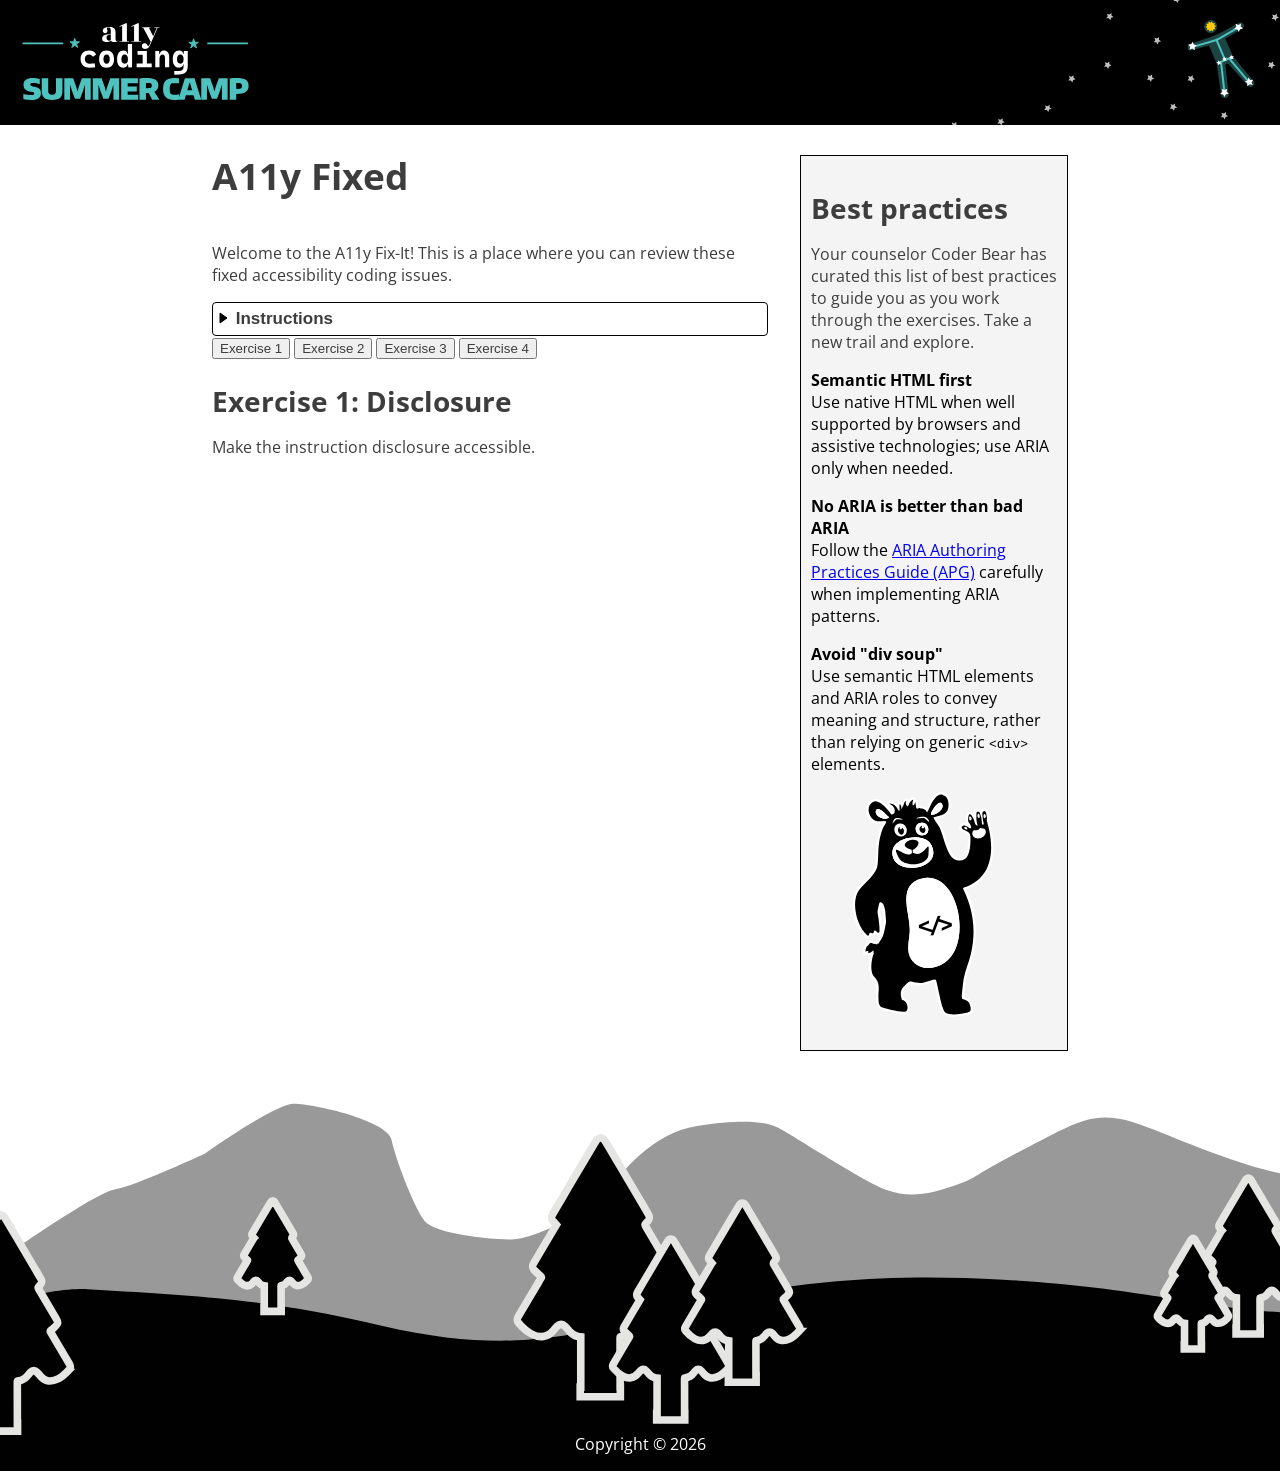
<file: index.html>
<!doctype html>
<html lang="en">
  <head>
    <meta charset="UTF-8" />
    <meta name="viewport" content="width=device-width, initial-scale=1.0" />
    <title>A11y Fixed</title>
    <meta http-equiv="X-UA-Compatible" content="ie=edge" />
    <link rel="stylesheet" href="styles.css" />
    <script type="module" src="scripts/main.js"></script>
    <link rel="preconnect" href="https://fonts.googleapis.com" />
    <link rel="preconnect" href="https://fonts.gstatic.com" crossorigin />
    <link
      href="https://fonts.googleapis.com/css2?family=Open+Sans:ital,wght@0,300..800;1,300..800&family=Rozha+One&display=swap"
      rel="stylesheet"
    />
    <link
      href="https://fonts.googleapis.com/css2?family=Material+Symbols+Outlined"
      rel="stylesheet"
    />
  </head>

  <body>
    <div class="grid-container">
      <header>
        <img
          class="left"
          src="./images/a11y-summer-camp-logo.svg"
          alt="A11y summer camp header image"
        />
        <img class="right" src="./images/header-constellation.svg" alt="" />
      </header>
      <div class="wrapper">
        <main class="exercises">
          <h1>A11y Fixed</h1>
          <p>
            Welcome to the A11y Fix-It! This is a place where you can review
            these fixed accessibility coding issues.
          </p>

          <button
            id="toggle-button"
            class="disclosure-btn"
            type="button"
            aria-expanded="false"
            aria-controls="content-to-toggle"
          >
            Instructions
          </button>
          <div id="content-to-toggle" class="desc" aria-hidden="true">
            <p>
              With each exercise you will be presented with an inaccessible
              component. Your task is to identify and fix the accessibility
              issues.
            </p>
          </div>

          <div role="tablist" aria-label="Exercises" id="tablist">
            <button
              role="tab"
              aria-selected="true"
              aria-controls="exercise-1"
              id="exercise-1-tab"
              tabindex="0"
              class="tab-btn"
            >
              Exercise 1
            </button>
            <button
              role="tab"
              aria-selected="false"
              aria-controls="exercise-2"
              id="exercise-2-tab"
              tabindex="-1"
              class="tab-btn"
            >
              Exercise 2
            </button>
            <button
              role="tab"
              aria-selected="false"
              aria-controls="exercise-3"
              id="exercise-3-tab"
              tabindex="-1"
              class="tab-btn"
            >
              Exercise 3
            </button>
            <button
              role="tab"
              aria-selected="false"
              aria-controls="exercise-4"
              id="exercise-4-tab"
              tabindex="-1"
              class="tab-btn"
            >
              Exercise 4
            </button>
          </div>
          <!-- Exercise 1 -->
          <div
            role="tabpanel"
            id="exercise-1"
            aria-labelledby="exercise-1-tab"
            class="tab-content"
          >
            <h2>Exercise 1: Disclosure</h2>
            <p>Make the instruction disclosure accessible.</p>
          </div>
          <!-- Exercise 2 -->
          <div
            role="tabpanel"
            id="exercise-2"
            aria-labelledby="exercise-2-tab"
            class="tab-content is-hidden"
            hidden
          >
            <h2>Exercise 2: Modal</h2>
            <p>Fixed modal:</p>
            <button id="open-modal-button">What is ARIA?</button>

            <div
              role="dialog"
              id="modal"
              aria-modal="true"
              aria-labelledby="modal-heading"
              aria-hidden="true"
              hidden
            >
              <h2 id="modal-heading">ARIA</h2>
              <p id="modal-description">
                Accessible Rich Internet Applications (ARIA) provides roles,
                states, and properties that help assistive technologies
                understand custom web components when native HTML is not enough.
                Use semantic HTML whenever possible and ARIA only when needed.
                Learn more about ARIA and how to use it in the following
                resources:
              </p>
              <ul>
                <li>
                  <a href="https://www.w3.org/WAI/standards-guidelines/aria/"
                    >WAI-ARIA specification</a
                  >
                </li>
                <li>
                  <a href="https://www.w3.org/WAI/ARIA/apg/patterns/"
                    >ARIA Authoring Practices Guide (APG)</a
                  >
                </li>
                <li>
                  <a
                    href="https://developer.mozilla.org/en-US/docs/Web/Accessibility/ARIA"
                    >MDN ARIA documentation</a
                  >
                </li>
              </ul>

              <button id="close-modal-button">Close</button>
            </div>
          </div>
          <!-- Exercise 3 -->
          <div
            role="tabpanel"
            id="exercise-3"
            aria-labelledby="exercise-3-tab"
            class="tab-content is-hidden"
            hidden
          >
            <h2>Exercise 3: Radio Button Group</h2>
            <p>Accessible radio group</p>
            <div
              class="radio-group"
              aria-labelledby="radio-group-label"
              role="radiogroup"
            >
              <div
                id="a"
                role="radio"
                class="radio-option"
                aria-checked="true"
                tabindex="0"
              >
                <svg
                  xmlns="http://www.w3.org/2000/svg"
                  viewBox="0 0 24 24"
                  aria-hidden="true"
                  class="food-icon"
                >
                  <path
                    fill="currentColor"
                    d="M4 13h16c-.9 4.4-4.1 7-8 7s-7.1-2.6-8-7Z"
                  />
                  <path
                    d="M6.5 10.5c1 1 2 1 3 0s2-1 3 0 2 1 3 0 2-1 3 0"
                    fill="none"
                    stroke="currentColor"
                    stroke-width="1.8"
                    stroke-linecap="round"
                    stroke-linejoin="round"
                  />
                  <path
                    d="M14.5 5.5 19 10M17.5 4 22 8.5"
                    fill="none"
                    stroke="currentColor"
                    stroke-width="1.8"
                    stroke-linecap="round"
                    stroke-linejoin="round"
                  />
                </svg>
                Option A
              </div>
              <div
                id="b"
                role="radio"
                class="radio-option"
                aria-checked="false"
                tabindex="-1"
              >
                <svg
                  xmlns="http://www.w3.org/2000/svg"
                  viewBox="0 0 24 24"
                  aria-hidden="true"
                  class="food-icon"
                >
                  <rect
                    x="6"
                    y="4"
                    width="2.4"
                    height="7"
                    rx="1"
                    fill="currentColor"
                  />
                  <rect
                    x="9.1"
                    y="3"
                    width="2.4"
                    height="8"
                    rx="1"
                    fill="currentColor"
                  />
                  <rect
                    x="12.2"
                    y="4.2"
                    width="2.4"
                    height="6.8"
                    rx="1"
                    fill="currentColor"
                  />
                  <rect
                    x="15.3"
                    y="3.4"
                    width="2.4"
                    height="7.6"
                    rx="1"
                    fill="currentColor"
                  />
                  <path fill="currentColor" d="M5.5 10h13l-1.9 9H7.4l-1.9-9Z" />
                </svg>
                Option B
              </div>
              <div
                id="c"
                role="radio"
                class="radio-option"
                aria-checked="false"
                tabindex="-1"
              >
                <svg
                  xmlns="http://www.w3.org/2000/svg"
                  viewBox="0 0 24 24"
                  aria-hidden="true"
                  class="food-icon"
                >
                  <path
                    fill="currentColor"
                    d="M3 10.8c.7-2.2 2.5-3.5 4.8-3.5s4.1 1.3 4.8 3.5H3Z"
                  />
                  <rect
                    x="3"
                    y="11.8"
                    width="9.6"
                    height="1.9"
                    rx=".9"
                    fill="currentColor"
                  />
                  <path
                    fill="currentColor"
                    d="M3.5 15h8.6c-.4 1.5-1.6 2.3-3.1 2.3H6.6c-1.5 0-2.7-.8-3.1-2.3Z"
                  />
                  <path
                    d="M15 8h5l-1 9h-3L15 8Z"
                    fill="none"
                    stroke="currentColor"
                    stroke-width="1.8"
                    stroke-linecap="round"
                    stroke-linejoin="round"
                  />
                  <path
                    d="M16.9 5.5v2.5M16.9 5.5l2.4 2.4"
                    fill="none"
                    stroke="currentColor"
                    stroke-width="1.8"
                    stroke-linecap="round"
                    stroke-linejoin="round"
                  />
                </svg>
                Option C
              </div>
            </div>
          </div>
          <!-- Exercise 4 -->

          <div
            role="tabpanel"
            id="exercise-4"
            aria-labelledby="exercise-4-tab"
            class="tab-content is-hidden"
            hidden
          >
            <h2>Exercise 4: Tab Set</h2>
            <p>These exercises are now grouped into a tab set.</p>
          </div>
        </main>
        <aside id="sidebar">
          <div>
            <h2>Best practices</h2>
            <p>
              Your counselor Coder Bear has curated this list of best practices
              to guide you as you work through the exercises. Take a new trail
              and explore.
            </p>
            <dl>
              <dt>Semantic HTML first</dt>
              <dd>
                Use native HTML when well supported by browsers and assistive
                technologies; use ARIA only when needed.
              </dd>

              <dt>No ARIA is better than bad ARIA</dt>
              <dd>
                Follow the
                <a href="https://www.w3.org/WAI/ARIA/apg/patterns/"
                  >ARIA Authoring Practices Guide (APG)</a
                >
                carefully when implementing ARIA patterns.
              </dd>

              <dt>Avoid "div soup"</dt>
              <dd>
                Use semantic HTML elements and ARIA roles to convey meaning and
                structure, rather than relying on generic
                <code>&lt;div&gt;</code> elements.
              </dd>
            </dl>
            <figure>
              <svg
                xmlns="http://www.w3.org/2000/svg"
                viewBox="0 0 300 475"
                role="img"
                aria-labelledby="coder-bear-title"
              >
                <title id="coder-bear-title">
                  Friendly, waving cartoon bear
                </title>
                <g>
                  <path
                    class="cls-2"
                    d="M288.04,61.73c.03-1.27.12-4.1.18-5.43.05-1.12-.09-1.83-.27-2.57-.12-.5-.33-1.35-.62-3.74-.05-.36-.09-.74-.13-1.11-.23-2.06-.49-4.39-1.43-6.48-1.5-3.33-4.43-5.25-8.06-5.25-2.87,0-5.29,1.16-6.88,3.22-1.9-1.88-3.96-2.13-6.2-2.22-.28-.01-.59-.02-.93-.04h-.32c-1.65,0-3.21.66-4.39,1.86-2.07,2.1-2.62,5.49-2.72,9.72-2.12-3.07-5.12-6.05-8.79-6.05-1.78,0-6.07.75-7.57,7.75-1.46,6.8-1.2,12.19.75,16.07-1.29-.5-2.64-.82-4.06-.83h-.07c-3.5,0-8.14,1.73-10.07,5.54-.87,1.72-1.86,5.26,1.29,9.53,1.69,2.28,4.39,3.44,7.26,4.66,5.34,2.28,8.59,3.99,8.75,8.64.91,26.36-3.82,36.98-7.94,41.24-2.4,2.49-5.43,3.7-9.24,3.7-1.6,0-3.36-.21-5.23-.63-11.46-2.57-18.54-25.01-24.24-43.04-2.76-8.73-5.36-16.98-8.37-23.03-1.52-3.06-4.1-6.79-6.6-10.4-1.07-1.54-2.27-3.27-3.24-4.78.79-.2,1.61-.39,2.45-.59,8.5-2.04,19.09-4.57,24.06-14.63,4.43-8.95,3.85-25.53-3.53-33.5-4.43-4.79-9.22-7.21-14.21-7.21v-.02c-13.35,0-22.57,16.47-30.09,33.27-3.41-2.47-8.04-4.05-11.03-4.05-.22,0-.44,0-.65.02-.89-.42-2.25-.95-3.9-.95-.51,0-1.08.05-1.71.19-.08-.52-.16-1.04-.23-1.51-.21-1.38-.43-2.8-.69-4.18-.2-1.04-.33-1.73-.45-2.24-.75-3.31-2.92-4.21-4.26-4.43-.05-.95-.34-1.86-.88-2.66-.97-1.45-2.62-2.31-4.4-2.31-2.84,0-6.66,2.77-9.6,6.15-.13-.49-.35-.99-.69-1.5-.94-1.41-2.53-2.26-4.24-2.26-1.58,0-2.73.68-3.84,1.34-3.6,2.14-4.4,4.77-5.1,7.09,0,.04-.03.09-.04.13-.96-.86-2.3-1.65-4.05-1.65-1.5,0-2.91.6-3.95,1.7-.95.99-1.46,2.19-1.71,3.69-2.06-2.04-4.56-3.96-7.6-5.31-2.51-1.12-5.29-1.78-7.42-1.78-3.86,0-5.3,2.31-5.74,3.3-1.92,4.33,2.19,6.93,3.94,8.05,2.04,1.29,5.12,3.25,6.26,5.96.58,1.39.68,3.03.3,4.99-.05-.06-.09-.12-.14-.18-8.34-10.59-20.93-26.58-34.57-26.59-2.74,0-5.38.65-7.83,1.94-8.78,4.61-13.1,14.46-11.27,25.72,1.69,10.39,9,21.77,21.51,23.8,1.62.26,3.28.39,5.09.39,1.95,0,3.76-.14,5.51-.28.67-.05,1.33-.11,1.98-.15-.16.27-.32.54-.47.8-1.66,2.81-3.55,5.99-4.66,8.99-7.97,21.62-8.57,36.72-9.27,54.21-.25,6.2-.5,12.61-1.09,19.87-1.07,13.19-11.85,24.13-23.26,35.72-4.68,4.75-9.52,9.66-13.66,14.78-9.47,11.7-12.64,30.89-8.68,52.63,3.77,20.71,13.28,39.3,25.43,49.72,1.32,1.13,3,1.75,4.73,1.75,3.21,0,6.01-2.06,6.99-5.07.83.31,1.7.47,2.59.47,2.82,0,5.33-1.6,6.55-4.03l.93.76c1.31,1.07,2.96,1.66,4.64,1.66,2.47,0,4.65-1.19,5.98-3.06-.72,2.49-1.39,4.31-1.96,5.3-.95,1.64-2.08,3.53-3.28,5.54-.85,1.42-1.77,2.96-2.71,4.56-1.32.07-2.52.58-3.43,1.43-.1-.02-.2-.04-.31-.07-2.28-.49-4.02-.96-5.41-1.34-1.99-.55-3.43-.94-4.96-.94-4.14,0-6.09,3.02-6.74,4.01-.25.39-.46.71-.63.99-.51.79-1.36,1.78-2.57,2.97-.42.41-.92.91-1.52,1.5-3.57,3.54-4.06,10.66-4.11,13.56l-.13,7.95,6.5-2.99c1.23,1.87,3.37,2.94,5.92,2.94,1.06,0,2.16-.18,3.27-.52-.39,1.29-.71,2.52-.97,3.7-3.21,14.68-4.97,34.4,4.92,44.96,8.71,9.3,8.33,16.07,7.71,27.29-.23,4.22-.5,8.99-.28,14.48v.13c.31,7.78.77,19.53,11.88,23.31,5.6,1.9,30.99,8.99,44.66,8.99,3.94,0,9.45-.48,11.83-4.68,3.08-5.42,3.01-13.1-.18-19.56-2.3-4.67-5.94-7.99-10.21-9.41-.14-.51-.3-1.19-.5-2.09-.06-.27-.11-.48-.14-.62l-.71-2.87c-.54-9.88,1.91-12.23,9.88-19.88,1.05-1.01,2.18-2.09,3.38-3.27.22-.2,1.09-.56,2.03-.56.31,0,.48.04.52.05,7.77,2.18,13.83,3.2,19.05,3.2,6.57,0,11.49-1.58,17.2-3.41,3.44-1.1,7.27-2.33,12.23-3.49,1.28,4.68,2.74,11.48,4.28,18.62,5.74,26.61,10,44.42,16.68,49.41,4.96,3.7,15.66,4.51,19.37,4.51.65,0,1.25-.02,1.8-.05,6.13-.4,17.88-2.24,23.83-3.31,5.93-1.07,10.68-2.2,13.38-6.21,2.48-3.68,2.16-8.39.92-14.33-2.72-12.97-11.87-15.79-16.78-17.31-.24-.07-.5-.16-.77-.24.18-7.8,3.11-33.05,3.97-37.94,1.64-9.32,4.66-18.2,7.85-27.61,2.66-7.85,5.42-15.96,7.27-24.29,10.48-47.09,5.6-89.94-15.35-134.58,18.01-6.51,32-16.81,41.63-30.63,8.35-11.99,13.44-26.68,15.12-43.66,2.01-20.24-.79-43.4-8.32-68.82ZM62.6,266.86c-.37-3.99-.96-6.96-1.44-9.35-.91-4.56-1.37-6.84.34-12.54.62-2.07,1.01-4.02,1.35-5.73.06-.29.12-.61.19-.94,1.4,2.99,3.85,11.61,3.67,15.47v.62l1.3,16.96c.06.85.03,1.69-.11,2.51-1.14,6.72-2.35,12.77-3.5,17.59.28-6.56-.7-14.95-1.37-20.68-.18-1.58-.34-2.94-.43-3.91ZM235.17,201.09c-1.38.46-2.03,1.91-1.39,3.22,21.07,43.58,26.92,86.19,16.27,134.03-3.93,17.66-12.01,34.26-15.16,52.12-.92,5.18-5.1,40.3-3.78,41.94,2.35,2.93,14.42,1.24,17.39,15.43,2.33,11.14.14,12.71-10.29,14.59-5.93,1.07-17.5,2.87-23.27,3.25-.44.03-.94.04-1.48.04-4.88,0-13.24-1.17-16.38-3.51-8.31-6.2-15.15-52.87-19.88-67.91-.31-.97-1.26-1.58-2.27-1.58-.17,0-.34.02-.51.05-15.24,3.24-20.78,7.32-30.73,7.32-4.54,0-9.99-.85-17.7-3.01-.58-.16-1.21-.24-1.87-.24-2.01,0-4.24.72-5.53,1.99-10.68,10.48-15.55,13.32-14.73,27.23,0,.16.03.31.07.46l.76,3.07c.22.92,1.15,5.71,2.09,5.84,9.33,1.29,13.63,14.83,9.45,22.19-.87,1.54-3.64,2.15-7.48,2.15-12.7,0-37.07-6.69-43.05-8.72-7.9-2.69-8.19-11.25-8.49-18.9-.78-19.87,5.04-30.23-8.78-44.98-8.33-8.9-6.56-27.33-3.69-40.47.66-3,1.75-6.17,3.04-9.38-.46-.56-.79-.97-.79-.97,0,0,.55-3.8-.82-3.8-.44,0-1.09.4-2.02,1.46-2.04,2.31-4.78,3.46-6.6,3.46-1.58,0-2.47-.87-1.59-2.59.65-1.29.17-1.71-.75-1.71-1.72,0-4.95,1.49-4.95,1.49,0,0,.12-7.6,2.63-10.09,4.28-4.24,3.39-3.18,5.41-6.3.81-1.25,1.47-1.73,2.53-1.73,1.59,0,4.09,1.06,9.33,2.18,1.95.41,3.18.57,3.95.57,2.6,0-.18-1.83,1.15-1.83h.13c.72.05,1.36.32,2.05.63,2.91-5.03,5.74-9.62,7.82-13.22,3.14-5.43,6.49-24.12,7.51-30.12.21-1.23.26-2.48.17-3.73l-1.3-16.96c.27-5.81-3.69-18.49-5.34-19.72-2.26-1.69-3.83-2.41-4.96-2.41-3.15,0-2.88,5.61-4.69,11.65-3.08,10.26-.13,12.44.92,23.79.45,4.86,2.4,17.75,1.67,25.67-.12,1.27-1.19,2.08-2.32,2.08-.51,0-1.03-.17-1.47-.53l-4.04-3.3c-.44-.36-.96-.53-1.47-.53-1.01,0-1.99.66-2.27,1.77l-.6,2.43c-.27,1.07-1.23,1.77-2.26,1.77-.28,0-.56-.05-.84-.16l-2.76-1.07c-.28-.11-.56-.16-.84-.16-1.04,0-2,.7-2.27,1.78l-.59,2.41c-.27,1.11-1.27,1.79-2.29,1.79-.52,0-1.04-.17-1.48-.55C10.19,280.49-.63,227.91,17.66,205.32c13.97-17.26,36.32-32.26,38.02-53.24,2.28-28.24-.34-44.51,10.07-72.75,1.77-4.81,6.32-10.89,7.44-14.17.74-2.17-.07-2.37-1.23-2.37-.27,0-.55.01-.84.01-.18,0-.36,0-.53-.02-.64-.05-1.28-.07-1.92-.07-3.28,0-6.51.53-9.96.53-1.39,0-2.82-.09-4.29-.32-17.78-2.88-24.78-31.72-8.72-40.15,1.8-.94,3.64-1.37,5.51-1.37,12.14,0,25.22,17.9,32.4,26.9.45.57,1.12.86,1.79.86.52,0,1.04-.17,1.48-.51,1.06-.82,2.24-1.45,3.35-2.2.93-3,1.48-6.69,0-10.22-2.7-6.42-10.72-8.96-10.24-10.04.1-.22.53-.34,1.17-.34,1.25,0,3.31.43,5.39,1.35,7.68,3.41,11.31,11.49,13.25,14.01.48-.21.94-.45,1.42-.64,0-.07.02-.1.01-.18.05-5.26-.94-12.83.61-12.83.37,0,.87.42,1.57,1.39,2.53,3.52.91,8.8,1.34,8.8.19,0,.78-1.04,2.31-3.73,4.98-8.76,2.9-10.57,6.54-12.73.74-.44,1.12-.64,1.28-.64.63,0-2.21,3.17-.2,7.3,1.23,2.52,2.16,3.8,3.04,3.8s1.77-1.42,2.82-4.32c1.71-4.69,7.5-9.17,8.86-9.17.28,0,.37.19.2.6-1.7,4.13-2.22,11.25-.16,11.25.38,0,.84-.24,1.4-.78,2.51-2.41,2.71-6.17,2.99-6.17.13,0,.27.74.64,2.68.74,3.9,1.16,8.65,2.11,10.83.85.14,1.71.17,2.55.34,1.07-1.23,2.03-1.61,2.88-1.61,1.44,0,2.57,1.1,3.38,1.1.09,0,.17-.01.25-.04.25-.09.56-.13.93-.13,3.43,0,11.23,3.67,10.74,7.18.21.06.43.09.64.09.88,0,1.72-.49,2.1-1.36,5-11.52,15-35.11,27.64-35.13,3.34.01,6.87,1.66,10.53,5.61,5.78,6.24,6.37,20.49,2.72,27.88-4.85,9.8-17.04,10.71-26.17,13.37-1.52.44-3.61-.77-2.38,2.59,1.41,3.85,9.09,13.23,11.89,18.88,9.47,19.09,15.65,64.16,35.99,68.73,2.25.5,4.36.76,6.33.76,16.41,0,23.3-17.38,22.18-50.11-.41-11.97-14.23-12.36-16.99-16.1-3.6-4.88,1.99-7.1,4.75-7.1h.04c4.36.03,9.6,6.2,12.15,6.2.32,0,.59-.1.82-.31,2.1-1.99-.19-7.04-3.49-10.9s-1.83-11.52-1.26-14.17c.6-2.81,1.59-3.8,2.68-3.8,2.29,0,5.02,4.35,5.62,5.37.43.79,1.28,2.35,2.12,3.89.51.94,1.35,3.54,1.55,4.59.67,3.46,2.82,8.78,5.22,9.26.39.08.7.12.94.12,2.57,0-2.18-4.41-1.65-16.26.1-2.3-.71-12.5,2.09-12.5h.06c2.88.15,3.45-.14,4.75,1.97.27.43.66,1.73,1.83,5.38,2.4,7.45,2.56,13.89,2.65,15.67.09,1.88.34,3.87,2.23,4.15.06,0,.11,0,.16,0,1.71,0,1.4-4.22.83-5.13-.17-.27-1.18-5.24-1.29-6.64-.1-1.42-1.12-8.72-.98-10.24.18-1.84-.05-6.12,4.07-6.12s4.16,4.54,4.65,8.46c.59,4.76.92,4.31.86,5.47-.08,1.66-.22,6.28-.19,6.36,6.54,21.87,31.67,112.23-47.83,138.64Z"
                  />
                  <path
                    class="cls-1"
                    d="M235.17,201.09c79.5-26.41,54.37-116.77,47.83-138.64-.03-.08.11-4.7.19-6.36.06-1.16-.27-.71-.86-5.47-.49-3.92-.54-8.46-4.65-8.46s-3.89,4.28-4.07,6.12c-.14,1.52.88,8.82.98,10.24.11,1.4,1.12,6.37,1.29,6.64.57.91.88,5.13-.83,5.13-.05,0-.1,0-.16,0-1.89-.28-2.14-2.27-2.23-4.15-.09-1.78-.25-8.22-2.65-15.67-1.17-3.65-1.56-4.95-1.83-5.38-1.3-2.11-1.87-1.82-4.75-1.97h-.06c-2.8,0-1.99,10.2-2.09,12.5-.53,11.85,4.22,16.26,1.65,16.26-.24,0-.55-.04-.94-.12-2.4-.48-4.55-5.8-5.22-9.26-.2-1.05-1.04-3.65-1.55-4.59-.84-1.54-1.69-3.1-2.12-3.89-.6-1.02-3.33-5.37-5.62-5.37-1.09,0-2.08.99-2.68,3.8-.57,2.65-2.04,10.31,1.26,14.17s5.59,8.91,3.49,10.9c-.23.21-.5.31-.82.31-2.55,0-7.79-6.17-12.15-6.2h-.04c-2.76,0-8.35,2.22-4.75,7.1,2.76,3.74,16.58,4.13,16.99,16.1,1.12,32.73-5.77,50.11-22.18,50.11-1.97,0-4.08-.26-6.33-.76-20.34-4.57-26.52-49.64-35.99-68.73-2.8-5.65-10.48-15.03-11.89-18.88-1.23-3.36.86-2.15,2.38-2.59,9.13-2.66,21.32-3.57,26.17-13.37,3.65-7.39,3.06-21.64-2.72-27.88-3.66-3.95-7.19-5.6-10.53-5.61-12.64.02-22.64,23.61-27.64,35.13-.38.87-1.22,1.36-2.1,1.36-.21,0-.43-.03-.64-.09.49-3.51-7.31-7.18-10.74-7.18-.37,0-.68.04-.93.13-.08.03-.16.04-.25.04-.81,0-1.94-1.1-3.38-1.1-.85,0-1.81.38-2.88,1.61-.84-.17-1.7-.2-2.55-.34-.95-2.18-1.37-6.93-2.11-10.83-.37-1.94-.51-2.68-.64-2.68-.28,0-.48,3.76-2.99,6.17-.56.54-1.02.78-1.4.78-2.06,0-1.54-7.12.16-11.25.17-.41.08-.6-.2-.6-1.36,0-7.15,4.48-8.86,9.17-1.05,2.9-1.9,4.32-2.82,4.32s-1.81-1.28-3.04-3.8c-2.01-4.13.83-7.3.2-7.3-.16,0-.54.2-1.28.64-3.64,2.16-1.56,3.97-6.54,12.73-1.53,2.69-2.12,3.73-2.31,3.73-.43,0,1.19-5.28-1.34-8.8-.7-.97-1.2-1.39-1.57-1.39-1.55,0-.56,7.57-.61,12.83.01.08-.01.11-.01.18-.48.19-.94.43-1.42.64-1.94-2.52-5.57-10.6-13.25-14.01-2.08-.92-4.14-1.35-5.39-1.35-.64,0-1.07.12-1.17.34-.48,1.08,7.54,3.62,10.24,10.04,1.48,3.53.93,7.22,0,10.22-1.11.75-2.29,1.38-3.35,2.2-.44.34-.96.51-1.48.51-.67,0-1.34-.29-1.79-.86-7.18-9-20.26-26.9-32.4-26.9-1.87,0-3.71.43-5.51,1.37-16.06,8.43-9.06,37.27,8.72,40.15,1.47.23,2.9.32,4.29.32,3.45,0,6.68-.53,9.96-.53.64,0,1.28.02,1.92.07.17.02.35.02.53.02.29,0,.57-.01.84-.01,1.16,0,1.97.2,1.23,2.37-1.12,3.28-5.67,9.36-7.44,14.17-10.41,28.24-7.79,44.51-10.07,72.75-1.7,20.98-24.05,35.98-38.02,53.24-18.29,22.59-7.47,75.17,16.08,95.44.44.38.96.55,1.48.55,1.02,0,2.02-.68,2.29-1.79l.59-2.41c.27-1.08,1.23-1.78,2.27-1.78.28,0,.56.05.84.16l2.76,1.07c.28.11.56.16.84.16,1.03,0,1.99-.7,2.26-1.77l.6-2.43c.28-1.11,1.26-1.77,2.27-1.77.51,0,1.03.17,1.47.53l4.04,3.3c.44.36.96.53,1.47.53,1.13,0,2.2-.81,2.32-2.08.73-7.92-1.22-20.81-1.67-25.67-1.05-11.35-4-13.53-.92-23.79,1.81-6.04,1.54-11.65,4.69-11.65,1.13,0,2.7.72,4.96,2.41,1.65,1.23,5.61,13.91,5.34,19.72l1.3,16.96c.09,1.25.04,2.5-.17,3.73-1.02,6-4.37,24.69-7.51,30.12-2.08,3.6-4.91,8.19-7.82,13.22-.69-.31-1.33-.58-2.05-.63h-.13c-1.33,0,1.45,1.83-1.15,1.83-.77,0-2-.16-3.95-.57-5.24-1.12-7.74-2.18-9.33-2.18-1.06,0-1.72.48-2.53,1.73-2.02,3.12-1.13,2.06-5.41,6.3-2.51,2.49-2.63,10.09-2.63,10.09,0,0,3.23-1.49,4.95-1.49.92,0,1.4.42.75,1.71-.88,1.72,0,2.59,1.59,2.59,1.82,0,4.56-1.15,6.6-3.46.93-1.06,1.58-1.46,2.02-1.46,1.37,0,.82,3.8.82,3.8,0,0,.33.41.79.97-1.29,3.21-2.38,6.38-3.04,9.38-2.87,13.14-4.64,31.57,3.69,40.47,13.82,14.75,8,25.11,8.78,44.98.3,7.65.59,16.21,8.49,18.9,5.98,2.03,30.35,8.72,43.05,8.72,3.84,0,6.61-.61,7.48-2.15,4.18-7.36-.12-20.9-9.45-22.19-.94-.13-1.87-4.92-2.09-5.84l-.76-3.07c-.04-.15-.07-.3-.07-.46-.82-13.91,4.05-16.75,14.73-27.23,1.29-1.27,3.52-1.99,5.53-1.99.66,0,1.29.08,1.87.24,7.71,2.16,13.16,3.01,17.7,3.01,9.95,0,15.49-4.08,30.73-7.32.17-.03.34-.05.51-.05,1.01,0,1.96.61,2.27,1.58,4.73,15.04,11.57,61.71,19.88,67.91,3.14,2.34,11.5,3.51,16.38,3.51.54,0,1.04-.01,1.48-.04,5.77-.38,17.34-2.18,23.27-3.25,10.43-1.88,12.62-3.45,10.29-14.59-2.97-14.19-15.04-12.5-17.39-15.43-1.32-1.64,2.86-36.76,3.78-41.94,3.15-17.86,11.23-34.46,15.16-52.12,10.65-47.84,4.8-90.45-16.27-134.03-.64-1.31,0-2.76,1.39-3.22ZM71.18,57.74h0c-.35.01-.7,0-1.06-.03-.09,0-.18,0-.28-.02-.28-.01-.56-.04-.84-.08-.54-.05-1.08-.14-1.62-.25-.31-.05-.62-.12-.92-.2-.33-.07-.66-.16-.98-.26-.15-.03-.3-.07-.44-.12-.31-.1-.62-.2-.93-.3-.01,0-.03-.01-.05-.02-.22-.08-.44-.16-.65-.25-.17-.05-.33-.12-.49-.18l-.15-.06c-.06-.03-.13-.05-.19-.09-.27-.11-.54-.22-.81-.35-.48-.21-.95-.44-1.41-.69-.15-.09-.31-.17-.46-.25-.16-.09-.32-.19-.48-.28-.44-.26-.86-.54-1.27-.82-.01-.01-.03-.02-.05-.04-.47-.31-.91-.65-1.34-1-.2-.16-.41-.33-.6-.5,0-.02-.03-.03-.04-.04-.2-.17-.39-.34-.57-.53-1.21-1.15-2.2-2.42-2.88-3.76-.1-.21-.2-.42-.29-.63-.08-.18-.16-.37-.22-.56-.02-.05-.04-.1-.05-.15-.06-.17-.11-.34-.16-.51-.03-.09-.05-.18-.07-.28-.04-.15-.08-.31-.1-.46-.02-.07-.03-.14-.04-.22-.03-.19-.05-.37-.07-.56-.02-.23-.03-.46-.03-.69,0-.27.01-.54.04-.82.06-1.91.73-3.55,2.63-4.28.72-.27,1.46-.4,2.23-.4.27,0,.55.02.83.05.46.05.93.14,1.4.27.25.07.51.15.76.24.23.08.46.17.69.27.06.02.12.05.18.08.15.06.31.13.47.22.21.1.42.21.64.32.21.11.42.23.64.35.21.12.42.25.64.38,1.71,1.05,3.43,2.42,5.12,3.9.21.18.42.37.63.56.21.18.42.37.63.57,1.49,1.36,2.93,2.78,4.29,4.1.17.17.33.33.5.5,1.31,1.28,2.54,2.47,3.64,3.43.13.12.25.23.38.33.5.42.96.79,1.4,1.1-2.03,2.1-4.98,3.01-8.2,3.01ZM178.36,29.03c.27-.26.53-.51.8-.76,2.39-2.2,4.78-3.63,6.79-3.63.25,0,.49.02.73.07.09.02.18.04.27.07.11.02.21.06.32.1.01-.01.01,0,.01,0,.08.02.15.06.22.1t.02.01c.07.03.14.07.2.1.52.28.99.72,1.41,1.31,6.95,9.85-10.56,22.97-20.75,22.97h-.01c-.5,0-.99-.03-1.45-.1,0-.02-.01-.04-.01-.06-.4-3.87,5.42-14.22,11.45-20.18ZM138.25,69.8c.13-.14.27-.27.41-.41.42-.39.87-.75,1.37-1.09.65-.44,1.38-.83,2.17-1.16,1.39-.57,2.99-.94,4.81-1.06.32-.02.63-.03.94-.03.54,0,1.06.03,1.56.09.22.02.45.06.67.09.71.13,1.39.3,2.04.53.37.13.72.28,1.07.45.2.1.4.2.59.31.19.1.38.2.57.31.21.13.41.25.61.39.27.19.54.39.8.6s.51.43.75.66c.2.18.39.37.57.57.08.08.16.16.22.24.13.15.26.3.39.46.08.1.16.2.24.3.02.02.04.05.06.08.16.2.31.42.45.63.16.24.32.48.46.73.05.07.09.13.12.2.15.26.29.52.42.78.09.18.17.36.25.55.07.15.13.29.19.44.14.33.26.66.37.99.06.2.13.4.18.61.12.4.22.82.3,1.23.05.26.1.52.13.78.05.3.08.6.11.9.01.12.02.24.02.36.02.29.03.57.03.86,0,5.81-3.5,11.35-11.49,12.1-.49.05-.98.07-1.45.07-.24,0-.47-.01-.7-.02-.23-.01-.46-.02-.68-.05-.22-.02-.44-.04-.65-.08h-.03c-.16-.02-.31-.05-.47-.08-.89-.16-1.73-.41-2.52-.74-.19-.08-.38-.16-.56-.25-.31-.14-.6-.3-.89-.47-.29-.16-.57-.34-.84-.53,0,0,0,.01-.01,0-.27-.19-.52-.38-.76-.58-.01,0-.02-.01-.03-.02-.25-.2-.49-.42-.73-.64-.21-.2-.41-.41-.62-.63-.47-.52-.9-1.07-1.28-1.65-.17-.25-.33-.51-.48-.78-.12-.2-.23-.4-.33-.61-.07-.13-.14-.27-.2-.4-.25-.52-.46-1.06-.65-1.6-.01-.03-.02-.07-.03-.1-.1-.29-.18-.58-.26-.87-.09-.36-.17-.71-.24-1.06-.05-.28-.1-.56-.13-.84-.05-.36-.09-.72-.1-1.07-.02-.28-.03-.57-.03-.85,0-3.19,1.05-6.32,3.29-8.64ZM110.79,158.27c-.51-.14-1.02-.29-1.52-.45-.46-.14-.91-.28-1.35-.44-1.25-.43-2.48-.92-3.66-1.45-.16-.07-.31-.14-.47-.22-.26-.13-.52-.25-.78-.38-.25-.12-.51-.25-.76-.39-.51-.26-1-.54-1.49-.83-.24-.13-.48-.28-.72-.43-.24-.15-.48-.3-.71-.46-.23-.14-.46-.29-.68-.46-.51-.35-1.01-.71-1.49-1.09-.18-.13-.35-.27-.52-.42-.92-.74-1.78-1.54-2.59-2.38-.14-.14-.28-.29-.41-.44-.31-.32-.6-.66-.88-1-.25-.28-.48-.58-.71-.88-.02-.02-.03-.05-.05-.07-.27-.36-.54-.72-.79-1.09-.04-.06-.08-.12-.12-.18-.22-.32-.43-.65-.63-.99-.23-.37-.45-.75-.66-1.14-.01-.02-.02-.04-.03-.06-.22-.41-.43-.82-.62-1.24-.16-.32-.3-.65-.44-.98-.07-.15-.13-.3-.18-.45-.16-.39-.31-.79-.45-1.2-.04-.1-.08-.19-.1-.29-.12-.34-.23-.69-.32-1.03-.09-.3-.17-.6-.25-.91-.1-.38-.19-.75-.26-1.13-.04-.18-.08-.37-.11-.56-.06-.3-.12-.6-.16-.91-.06-.36-.11-.71-.16-1.08-.05-.38-.09-.76-.11-1.14-.03-.24-.04-.48-.05-.72-.03-.3-.05-.59-.05-.89-.02-.44-.03-.88-.03-1.33,0-1.67.11-3.4.35-5.21,2.01-15.23,19.68-23.8,33.31-26.15,4.12-.71,8.65-1.16,13.24-1.16,1.34,0,2.69.04,4.03.12.37.02.74.05,1.11.08.39.03.79.06,1.18.1.26.02.52.05.78.08.35.04.7.08,1.05.13.4.05.8.11,1.2.17.37.05.73.11,1.1.18.38.06.76.13,1.14.21.66.13,1.31.27,1.96.43,1.07.26,2.13.55,3.17.89.29.09.58.19.87.29.02.01.04.01.06.02.29.1.57.21.85.32.5.18.99.38,1.47.59.28.11.56.23.83.36,1.31.6,2.56,1.27,3.76,2.04.26.16.52.32.77.5.32.21.64.44.96.67.43.31.84.64,1.24.98.19.15.38.31.57.48.25.21.5.44.74.67.16.15.32.3.47.46.19.18.37.37.54.56.46.47.89.95,1.29,1.46.19.23.37.46.55.69.24.3.46.61.68.93.05.06.09.13.13.19.16.23.32.47.47.72.1.15.19.3.28.46.17.27.34.55.49.83.22.38.42.77.62,1.17,14.51,29.3-14.5,46.81-41.8,46.81-.63,0-1.26-.01-1.89-.03-.41-.01-.83-.03-1.24-.05-.52-.02-1.04-.06-1.56-.1h-.02c-.46-.03-.92-.07-1.37-.12-.18-.01-.35-.03-.52-.05-.39-.04-.78-.09-1.17-.14-.42-.05-.85-.11-1.27-.18-1.68-.25-3.34-.58-4.96-.99-.39-.09-.77-.19-1.15-.3ZM168.43,368.07c-1.59.23-3.17.39-4.75.48-.99.06-1.97.09-2.95.09h-.01c-.98.01-1.96-.02-2.94-.08-.02-.01-.03-.01-.05-.01-7.36-.44-14.48-2.57-20.77-6.74-3.32-2.2-6.4-4.97-9.17-8.36-.28-.32-.53-.64-.79-.97-.18-.23-.36-.46-.52-.7-.17-.23-.34-.46-.5-.7-.17-.23-.33-.47-.48-.7-.2-.3-.4-.6-.58-.9-2.24-3.62-3.67-7.46-4.53-11.43l-.03-.18c-1.11-5.22-1.23-10.67-.91-16.18.59-10.4,2.79-20.99,2.97-30.5.03-1.44.02-2.89-.02-4.33,0-.02,0-.04,0-.06-.7-26.02-11.37-52.45-5.41-76.27.59-2.36,1.34-4.56,2.23-6.6.19-.45.39-.9.61-1.34,1.88-3.92,4.32-7.24,7.24-10.02,6.78-6.48,16.12-10.06,27.03-11.49,2.17-.28,4.3-.42,6.38-.42,66.15,0,90.97,139.6,34.52,177.04-8.03,5.32-17.25,9.01-26.53,10.37h-.04Z"
                  />
                  <path
                    class="cls-2"
                    d="M54.31,38.46c-1.9.73-2.57,2.37-2.63,4.28-.82,7.85,10.43,15.01,19.5,15.01h0c3.22-.01,6.17-.92,8.2-3.02-5.35-3.77-15.11-16.68-22.84-16.67-.77,0-1.51.13-2.23.4ZM56.67,43.07c3.28.14,9.26,5.93,12.99,9.59-4.09-.46-8.71-2.68-11.26-5.52-.72-.8-1.9-2.37-1.75-3.89l.02-.18Z"
                  />
                  <path
                    class="cls-2"
                    d="M167.74,113.42c-6.35-12.81-20.67-16.78-34.36-16.78-4.59,0-9.12.45-13.24,1.16-13.63,2.35-31.3,10.92-33.31,26.15-3.33,25.16,17.34,36.28,39.11,36.28,27.3,0,56.31-17.51,41.8-46.81ZM91.78,124.61c1.57-11.84,16.24-19.64,29.21-21.88,4.18-.72,8.35-1.09,12.39-1.09,10.47,0,24.14,2.43,29.88,14,4.35,8.77,4.47,16.57.36,23.19-6.09,9.81-21.23,16.4-37.68,16.4-12.53,0-23.1-3.86-29.01-10.6-4.5-5.13-6.23-11.87-5.15-20.02Z"
                  />
                  <path
                    class="cls-2"
                    d="M148.18,92.36c.47,0,.96-.02,1.45-.07,17.47-1.63,13.49-26.24-1.68-26.24-.31,0-.62.01-.94.03-17.75,1.16-14.64,26.28,1.17,26.28ZM147.95,71.05c5.04,0,7.96,4.48,8.16,8.7.1,2.07-.39,6.95-6.94,7.57-.33.03-.67.05-.99.05h0c-5.82-.01-8.1-5.16-8.22-8.62-.07-2.16.51-7.23,7.37-7.68.21-.01.41-.02.62-.02Z"
                  />
                  <path
                    class="cls-2"
                    d="M168.37,49.37h.01c10.19,0,27.7-13.12,20.75-22.97-.86-1.22-1.95-1.76-3.18-1.76-7.34,0-19.7,19.13-19.03,24.63.46.07.95.1,1.45.1ZM174.32,42.85c.85-1.55,1.92-3.29,3.25-5.13,3.53-4.9,6.43-7.18,7.82-7.85.37.75.62,2-.44,4.04-1.9,3.67-6.39,7.07-10.64,8.95h.01Z"
                  />
                  <path
                    class="cls-2"
                    d="M119.95,97.72c16.4-2.83,39.71-1.76,47.6,15.62,21.98,48.41-88.06,65.66-80.91,10.53,1.98-15.23,19.68-23.8,33.31-26.15h0Z"
                  />
                  <path
                    class="cls-2"
                    d="M146.81,66c15.94-1.05,20.45,24.55,2.63,26.21-17.06,1.59-20.9-25.01-2.63-26.21Z"
                  />
                  <path
                    class="cls-2"
                    d="M188.95,26.32c7.29,10.34-12.35,24.27-22.2,22.87-.79-6.42,16.19-31.4,22.2-22.87Z"
                  />
                  <path
                    class="cls-2"
                    d="M54.12,38.38c7.98-3.05,19.19,12.12,25.07,16.27-7.73,8.02-28.81-1.36-27.7-12,.06-1.91.73-3.55,2.63-4.28h0Z"
                  />
                  <path
                    d="M142.67,80.8c-.31-2.6.82-6.48,3.65-7.71,2.99-1.3,5.99,1.17,7.25,3.07,2.29,3.45,1.71,9.27-.96,10.94-3.05,1.91-9.34-1.32-9.95-6.3h.01Z"
                  />
                  <path
                    class="cls-2"
                    d="M147.62,74.32c1.11-1.21.96-1.87,1.56-2.05.96-.3,2.16,1.2,2.28,1.36.29.37.93,1.16.79,2.2-.02.19-.1.68-.46,1.1-.8.93-2.44.83-3.49.28-.71-.38-1.59-1.19-1.46-1.94.06-.33.28-.4.78-.95h0Z"
                  />
                  <path
                    class="cls-2"
                    d="M147.65,53.75s4.74-.47,8.25,1.05c3.59,1.55,5.04,4.75,5.04,4.75,0,0,2.87,5.21,1.88,4.95-.99-.26-5.61-4.48-6.25-5.13-1.95-1.98-3.58-3.48-9.28-3-2.35.2-11.06,1.44-11.03.33.03-1.11,11.39-2.94,11.39-2.94h0Z"
                  />
                  <path
                    class="cls-2"
                    d="M264.96,80.87c-5.68,2.21-8.19-.04-10.35,1.99-1.81,1.7-1.6,4.16-1.83,5.78-.14,1.04.11,3.64,2.67,6.91,3.47,4.41,10.64,3.06,12.37,3.03,1.45-.02,7.76-1.92,11.34-7.57,3.16-4.98,1.57-8.47-.3-11.31-.9-1.38-6.12-2.52-9.54-2.63-1.65-.05-1.01,2.49-4.37,3.79h.01Z"
                  />
                  <path
                    d="M128.58,122.45l.14,6.41c26.92,13.78,35.75-39.46,32.6,4.46-1.62,22.55-51.19,26.38-61.39,6.42-20.55-40.25,14.35,4.03,27.08-10.79l-.62-6.44c-35.58-10.13,5.75-30.21,13.9-16.19,2.56,4.41-6.64,16.18-11.73,16.13h.02Z"
                  />
                  <path
                    class="cls-2"
                    d="M265.1,47.63c-1.25.17-1.48,2.53-1.56,3.51h0c-.12,1.59-.19,2.7.57,3.69.69.89,2.04,1.67,2.97,1.27,1.46-.62,1.32-3.87.85-5.81-.47-1.9-1.8-2.8-2.83-2.66Z"
                  />
                  <path
                    class="cls-2"
                    d="M240.26,75.41c-.12-.08-.47-.46-1.93-.73h.01c-1.35-.26-1.89.28-2.48,1.27-.47.78.44,2.14.61,2.33,1.61,1.84,4.48,2.92,5.27,2.09.91-.95.47-3.02.18-3.37-.8-1.01-1.26-1.3-1.66-1.59Z"
                  />
                  <path
                    class="cls-2"
                    d="M249.37,53.77c-.9-.58-2.36-.84-3.03-.19-.37.36-.38.86-.28,2.27h-.01c.21,3.14.33,4.72.95,5.12.93.6,2.46.23,3.32-.57,1.75-1.63,1.02-5.36-.95-6.63Z"
                  />
                  <path
                    class="cls-2"
                    d="M280.99,51.88c-.15-2.26-2.2-4.37-3.42-4.07-.95.24-1.27,1.91-1.41,2.65h0c-.49,2.53.26,5.91,1.65,6.13,1.29.21,3.35-2.27,3.18-4.71Z"
                  />
                  <path
                    class="cls-2"
                    d="M101.69,67.83c-17.23,1.65-13.73,27.74,2.86,26.82,17.82-.99,13.89-28.42-2.86-26.82Z"
                  />
                  <path
                    class="cls-2"
                    d="M98.87,58.9c1.88.15,8.9,1.24,8.83.11s-9.22-2.76-9.22-2.76h0s-3.81-.38-6.55,1.24c-2.8,1.66-3.83,4.94-3.83,4.94,0,0-2.08,5.37-1.3,5.08.78-.29,4.3-4.68,4.79-5.36,1.48-2.06,2.72-3.62,7.29-3.25Z"
                  />
                  <path
                    d="M108.54,78.17h0c-.5-.65-1.17-1.27-1.93-1.78.12.63-.21,1.46-.59,1.99-.69.98-2.12,1.81-3.26,1.35-.52-.21-.81-.62-.92-.78-.6-.87-.4-1.87-.3-2.34.02-.13.19-.92.55-1.53-.51.06-1.01.2-1.48.44-2.88,1.48-3.03,5.72-2.47,8.12,1.01,4.37,5.59,8.13,8.52,7.18,3.35-1.09,5.1-8.54,1.89-12.65Z"
                  />
                </g>
                <a
                  href="./fixed/index.html"
                  aria-label="Link to the fixed version"
                >
                  <path
                    id="belly"
                    class="cls-2 belly"
                    d="M160.48,180.66c-2.08,0-4.21.14-6.38.42-10.91,1.43-20.25,5.01-27.03,11.49-2.92,2.78-5.36,6.1-7.24,10.02-.22.44-.42.89-.61,1.34-.89,2.04-1.64,4.24-2.23,6.6-5.96,23.82,4.71,50.25,5.41,76.27,0,.02,0,.04,0,.06.04,1.44.05,2.89.02,4.33-.18,9.51-2.38,20.1-2.97,30.5-.32,5.51-.2,10.96.91,16.18l.03.18c.86,3.97,2.29,7.81,4.53,11.43.18.3.38.6.58.9.15.23.31.47.48.7.16.24.33.47.5.7.16.24.34.47.52.7.26.33.51.65.79.97,2.77,3.39,5.85,6.16,9.17,8.36,6.29,4.17,13.41,6.3,20.77,6.74.02,0,.03,0,.05.01.98.06,1.96.09,2.94.09h.01c.98-.01,1.96-.04,2.95-.1,1.58-.09,3.16-.25,4.75-.48h.04c9.28-1.36,18.5-5.05,26.53-10.37,56.45-37.44,31.63-177.05-34.52-177.04Z"
                  />
                  <path
                    id="code-symbol"
                    class="cls-1 code-symbol"
                    d="M171.11,295.48l-29.51-10.27-.31-5.9,21.04-9.67.31,5.94-14.29,5.94.04.75,22.51,7.33.2,5.88h0ZM165.59,300.83l14.97-40.5,6.05-.32-14.97,40.5-6.05.32ZM189.27,291.22l-.31-5.94,14.18-5.89-.04-.75-22.72-7.5-.31-5.92,29.87,10.48.31,5.9-20.98,9.62h0Z"
                  />
                </a>
              </svg>
            </figure>
          </div>
        </aside>
      </div>
      <footer>
        <p>Copyright &copy; 2026</p>
      </footer>
    </div>
  </body>
</html>
</file>
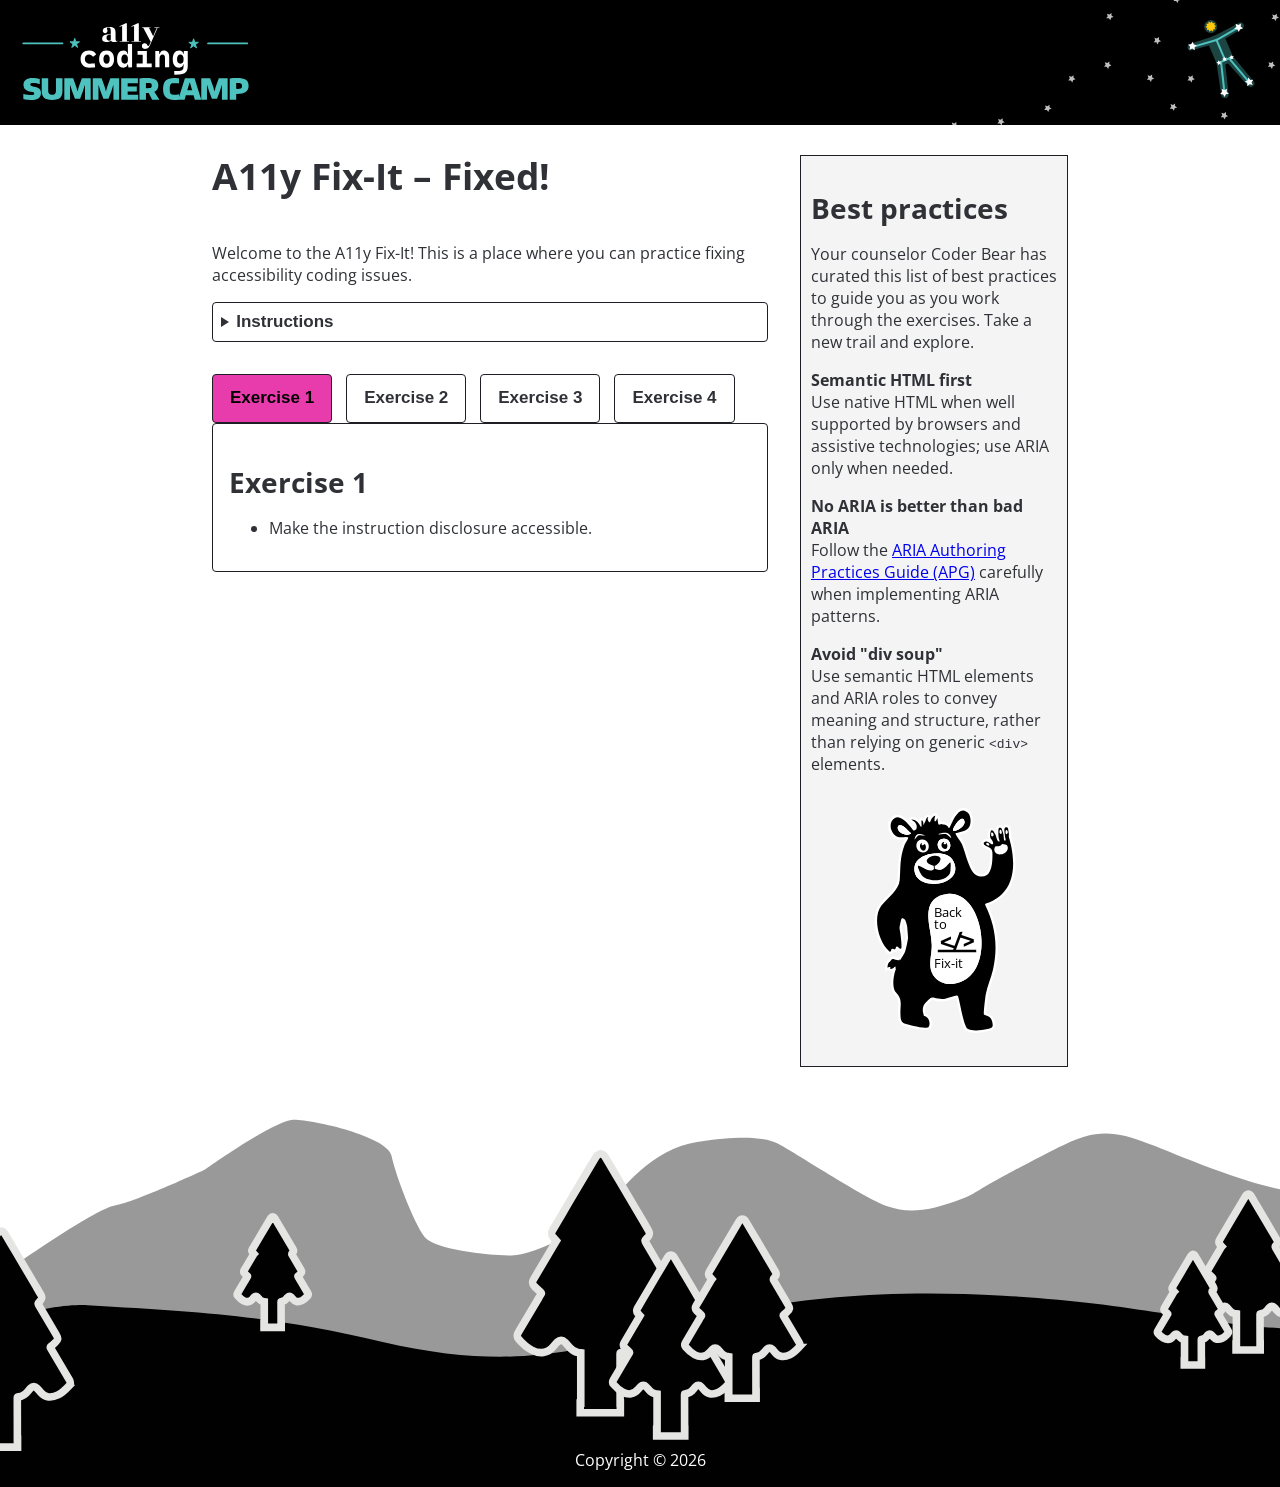
<file: fixed/index.html>
<!doctype html>
<html lang="en">
  <head>
    <meta charset="UTF-8" />
    <meta name="viewport" content="width=device-width, initial-scale=1.0" />
    <title>A11y Fix-It Fixed!</title>
    <meta http-equiv="X-UA-Compatible" content="ie=edge" />
    <link rel="stylesheet" href="./styles.css" />
    <script type="module" src="./scripts/main.js"></script>
    <link rel="preconnect" href="https://fonts.googleapis.com" />
    <link rel="preconnect" href="https://fonts.gstatic.com" crossorigin />
    <link
      href="https://fonts.googleapis.com/css2?family=Open+Sans:ital,wght@0,300..800;1,300..800&family=Rozha+One&display=swap"
      rel="stylesheet"
    />
    <link
      href="https://fonts.googleapis.com/css2?family=Material+Symbols+Outlined"
      rel="stylesheet"
    />
  </head>

  <body>
    <div class="grid-container">
      <header>
        <img
          class="left"
          src="../images/a11y-summer-camp-logo.svg"
          alt="A11y coding summer camp"
        />
        <img class="right" src="../images/header-constellation.svg" alt="" />
      </header>
      <div class="wrapper">
        <main class="exercises">
          <h1>A11y Fix-It – Fixed!</h1>
          <p>
            Welcome to the A11y Fix-It! This is a place where you can practice
            fixing accessibility coding issues.
          </p>

          <button
            id="toggle-button"
            class="disclosure-btn"
            type="button"
            aria-expanded="false"
            aria-controls="content-to-toggle"
          >
            Instructions
          </button>
          <div id="content-to-toggle" class="desc" aria-hidden="true">
            <p>
              With each exercise you will be presented with an inaccessible
              component. Your task is to identify and fix the accessibility
              issues.
            </p>
          </div>

          <div role="tablist" aria-label="Exercises" id="tablist">
            <button
              role="tab"
              aria-selected="true"
              aria-controls="exercise-1"
              id="exercise-1-tab"
              tabindex="0"
              class="tab-btn"
            >
              Exercise 1
            </button>
            <button
              role="tab"
              aria-selected="false"
              aria-controls="exercise-2"
              id="exercise-2-tab"
              tabindex="-1"
              class="tab-btn"
            >
              Exercise 2
            </button>
            <button
              role="tab"
              aria-selected="false"
              aria-controls="exercise-3"
              id="exercise-3-tab"
              tabindex="-1"
              class="tab-btn"
            >
              Exercise 3
            </button>
            <button
              role="tab"
              aria-selected="false"
              aria-controls="exercise-4"
              id="exercise-4-tab"
              tabindex="-1"
              class="tab-btn"
            >
              Exercise 4
            </button>
          </div>

          <div
            id="exercise-1"
            class="tab-content"
            role="tabpanel"
            aria-labelledby="exercise-1-tab"
          >
            <h2>Exercise 1</h2>
            <ul>
              <li>Make the instruction disclosure accessible.</li>
            </ul>
          </div>

          <div
            id="exercise-2"
            role="tabpanel"
            aria-labelledby="exercise-2-tab"
            hidden
            class="tab-content is-hidden"
          >
            <h2>Exercise 2</h2>
            <p>Fix this modal:</p>
            <button id="open-modal-button">What is ARIA?</button>

            <div
              id="modal"
              role="dialog"
              aria-modal="true"
              aria-labelledby="modal-heading"
              aria-hidden="true"
              hidden
            >
              <div class="modal-body">
                <button id="close-modal-button">Close</button>
                <h2 id="modal-heading">ARIA</h2>
                <p id="modal-description">
                  Accessible Rich Internet Applications (ARIA) provides roles,
                  states, and properties that help assistive technologies
                  understand custom web components when native HTML is not
                  enough. Use semantic HTML whenever possible and ARIA only when
                  needed. Learn more about ARIA and how to use it in the
                  following resources:
                </p>
                <ul>
                  <li>
                    <a href="https://www.w3.org/WAI/standards-guidelines/aria/"
                      >WAI-ARIA specification</a
                    >
                  </li>
                  <li>
                    <a href="https://www.w3.org/WAI/ARIA/apg/patterns/"
                      >ARIA Authoring Practices Guide (APG)</a
                    >
                  </li>
                  <li>
                    <a
                      href="https://developer.mozilla.org/en-US/docs/Web/Accessibility/ARIA"
                      >MDN ARIA documentation</a
                    >
                  </li>
                </ul>
              </div>
            </div>
          </div>

          <div
            id="exercise-3"
            role="tabpanel"
            aria-labelledby="exercise-3-tab"
            hidden
            class="tab-content is-hidden"
          >
            <h2>Exercise 3</h2>
            <p>Make this radio group accessible.</p>
            <h3 id="radio-group-label">Food options</h3>
            <div
              class="radio-group"
              aria-labelledby="radio-group-label"
              role="radiogroup"
            >
              <div
                id="a"
                role="radio"
                class="radio-option"
                aria-checked="true"
                tabindex="0"
              >
                <svg
                  xmlns="http://www.w3.org/2000/svg"
                  viewBox="0 0 24 24"
                  aria-hidden="true"
                  class="food-icon"
                >
                  <path
                    fill="currentColor"
                    d="M4 13h16c-.9 4.4-4.1 7-8 7s-7.1-2.6-8-7Z"
                  />
                  <path
                    d="M6.5 10.5c1 1 2 1 3 0s2-1 3 0 2 1 3 0 2-1 3 0"
                    fill="none"
                    stroke="currentColor"
                    stroke-width="1.8"
                    stroke-linecap="round"
                    stroke-linejoin="round"
                  />
                  <path
                    d="M14.5 5.5 19 10M17.5 4 22 8.5"
                    fill="none"
                    stroke="currentColor"
                    stroke-width="1.8"
                    stroke-linecap="round"
                    stroke-linejoin="round"
                  />
                </svg>
                Option A
              </div>
              <div
                id="b"
                role="radio"
                class="radio-option"
                aria-checked="false"
                tabindex="-1"
              >
                <svg
                  xmlns="http://www.w3.org/2000/svg"
                  viewBox="0 0 24 24"
                  aria-hidden="true"
                  class="food-icon"
                >
                  <rect
                    x="6"
                    y="4"
                    width="2.4"
                    height="7"
                    rx="1"
                    fill="currentColor"
                  />
                  <rect
                    x="9.1"
                    y="3"
                    width="2.4"
                    height="8"
                    rx="1"
                    fill="currentColor"
                  />
                  <rect
                    x="12.2"
                    y="4.2"
                    width="2.4"
                    height="6.8"
                    rx="1"
                    fill="currentColor"
                  />
                  <rect
                    x="15.3"
                    y="3.4"
                    width="2.4"
                    height="7.6"
                    rx="1"
                    fill="currentColor"
                  />
                  <path fill="currentColor" d="M5.5 10h13l-1.9 9H7.4l-1.9-9Z" />
                </svg>
                Option B
              </div>
              <div
                id="c"
                role="radio"
                class="radio-option"
                aria-checked="false"
                tabindex="-1"
              >
                <svg
                  xmlns="http://www.w3.org/2000/svg"
                  viewBox="0 0 24 24"
                  aria-hidden="true"
                  class="food-icon"
                >
                  <path
                    fill="currentColor"
                    d="M3 10.8c.7-2.2 2.5-3.5 4.8-3.5s4.1 1.3 4.8 3.5H3Z"
                  />
                  <rect
                    x="3"
                    y="11.8"
                    width="9.6"
                    height="1.9"
                    rx=".9"
                    fill="currentColor"
                  />
                  <path
                    fill="currentColor"
                    d="M3.5 15h8.6c-.4 1.5-1.6 2.3-3.1 2.3H6.6c-1.5 0-2.7-.8-3.1-2.3Z"
                  />
                  <path
                    d="M15 8h5l-1 9h-3L15 8Z"
                    fill="none"
                    stroke="currentColor"
                    stroke-width="1.8"
                    stroke-linecap="round"
                    stroke-linejoin="round"
                  />
                  <path
                    d="M16.9 5.5v2.5M16.9 5.5l2.4 2.4"
                    fill="none"
                    stroke="currentColor"
                    stroke-width="1.8"
                    stroke-linecap="round"
                    stroke-linejoin="round"
                  />
                </svg>
                Option C
              </div>
            </div>
          </div>

          <div
            id="exercise-4"
            role="tabpanel"
            aria-labelledby="exercise-4-tab"
            hidden
            class="tab-content is-hidden"
          >
            <h2>Exercise 4</h2>
            <p>Group the exercises above into a tab set.</p>
          </div>
        </main>
        <aside id="sidebar" aria-labelledby="sidebar-heading">
          <div>
            <h2 id="sidebar-heading">Best practices</h2>
            <p>
              Your counselor Coder Bear has curated this list of best practices
              to guide you as you work through the exercises. Take a new trail
              and explore.
            </p>
            <dl>
              <dt>Semantic HTML first</dt>
              <dd>
                Use native HTML when well supported by browsers and assistive
                technologies; use ARIA only when needed.
              </dd>

              <dt>No ARIA is better than bad ARIA</dt>
              <dd>
                Follow the
                <a href="https://www.w3.org/WAI/ARIA/apg/patterns/"
                  >ARIA Authoring Practices Guide (APG)</a
                >
                carefully when implementing ARIA patterns.
              </dd>

              <dt>Avoid "div soup"</dt>
              <dd>
                Use semantic HTML elements and ARIA roles to convey meaning and
                structure, rather than relying on generic
                <code>&lt;div&gt;</code> elements.
              </dd>
            </dl>
          </div>
          <figure>
            <svg xmlns="http://www.w3.org/2000/svg" viewBox="0 0 300 475" role="img" aria-labelledby="coder-bear-title">
              <title id="coder-bear-title">Friendly, waving cartoon bear</title>
              <g>
                <path class="cls-2" d="M288.04,61.73c.03-1.27.12-4.1.18-5.43.05-1.12-.09-1.83-.27-2.57-.12-.5-.33-1.35-.62-3.74-.05-.36-.09-.74-.13-1.11-.23-2.06-.49-4.39-1.43-6.48-1.5-3.33-4.43-5.25-8.06-5.25-2.87,0-5.29,1.16-6.88,3.22-1.9-1.88-3.96-2.13-6.2-2.22-.28-.01-.59-.02-.93-.04h-.32c-1.65,0-3.21.66-4.39,1.86-2.07,2.1-2.62,5.49-2.72,9.72-2.12-3.07-5.12-6.05-8.79-6.05-1.78,0-6.07.75-7.57,7.75-1.46,6.8-1.2,12.19.75,16.07-1.29-.5-2.64-.82-4.06-.83h-.07c-3.5,0-8.14,1.73-10.07,5.54-.87,1.72-1.86,5.26,1.29,9.53,1.69,2.28,4.39,3.44,7.26,4.66,5.34,2.28,8.59,3.99,8.75,8.64.91,26.36-3.82,36.98-7.94,41.24-2.4,2.49-5.43,3.7-9.24,3.7-1.6,0-3.36-.21-5.23-.63-11.46-2.57-18.54-25.01-24.24-43.04-2.76-8.73-5.36-16.98-8.37-23.03-1.52-3.06-4.1-6.79-6.6-10.4-1.07-1.54-2.27-3.27-3.24-4.78.79-.2,1.61-.39,2.45-.59,8.5-2.04,19.09-4.57,24.06-14.63,4.43-8.95,3.85-25.53-3.53-33.5-4.43-4.79-9.22-7.21-14.21-7.21v-.02c-13.35,0-22.57,16.47-30.09,33.27-3.41-2.47-8.04-4.05-11.03-4.05-.22,0-.44,0-.65.02-.89-.42-2.25-.95-3.9-.95-.51,0-1.08.05-1.71.19-.08-.52-.16-1.04-.23-1.51-.21-1.38-.43-2.8-.69-4.18-.2-1.04-.33-1.73-.45-2.24-.75-3.31-2.92-4.21-4.26-4.43-.05-.95-.34-1.86-.88-2.66-.97-1.45-2.62-2.31-4.4-2.31-2.84,0-6.66,2.77-9.6,6.15-.13-.49-.35-.99-.69-1.5-.94-1.41-2.53-2.26-4.24-2.26-1.58,0-2.73.68-3.84,1.34-3.6,2.14-4.4,4.77-5.1,7.09,0,.04-.03.09-.04.13-.96-.86-2.3-1.65-4.05-1.65-1.5,0-2.91.6-3.95,1.7-.95.99-1.46,2.19-1.71,3.69-2.06-2.04-4.56-3.96-7.6-5.31-2.51-1.12-5.29-1.78-7.42-1.78-3.86,0-5.3,2.31-5.74,3.3-1.92,4.33,2.19,6.93,3.94,8.05,2.04,1.29,5.12,3.25,6.26,5.96.58,1.39.68,3.03.3,4.99-.05-.06-.09-.12-.14-.18-8.34-10.59-20.93-26.58-34.57-26.59-2.74,0-5.38.65-7.83,1.94-8.78,4.61-13.1,14.46-11.27,25.72,1.69,10.39,9,21.77,21.51,23.8,1.62.26,3.28.39,5.09.39,1.95,0,3.76-.14,5.51-.28.67-.05,1.33-.11,1.98-.15-.16.27-.32.54-.47.8-1.66,2.81-3.55,5.99-4.66,8.99-7.97,21.62-8.57,36.72-9.27,54.21-.25,6.2-.5,12.61-1.09,19.87-1.07,13.19-11.85,24.13-23.26,35.72-4.68,4.75-9.52,9.66-13.66,14.78-9.47,11.7-12.64,30.89-8.68,52.63,3.77,20.71,13.28,39.3,25.43,49.72,1.32,1.13,3,1.75,4.73,1.75,3.21,0,6.01-2.06,6.99-5.07.83.31,1.7.47,2.59.47,2.82,0,5.33-1.6,6.55-4.03l.93.76c1.31,1.07,2.96,1.66,4.64,1.66,2.47,0,4.65-1.19,5.98-3.06-.72,2.49-1.39,4.31-1.96,5.3-.95,1.64-2.08,3.53-3.28,5.54-.85,1.42-1.77,2.96-2.71,4.56-1.32.07-2.52.58-3.43,1.43-.1-.02-.2-.04-.31-.07-2.28-.49-4.02-.96-5.41-1.34-1.99-.55-3.43-.94-4.96-.94-4.14,0-6.09,3.02-6.74,4.01-.25.39-.46.71-.63.99-.51.79-1.36,1.78-2.57,2.97-.42.41-.92.91-1.52,1.5-3.57,3.54-4.06,10.66-4.11,13.56l-.13,7.95,6.5-2.99c1.23,1.87,3.37,2.94,5.92,2.94,1.06,0,2.16-.18,3.27-.52-.39,1.29-.71,2.52-.97,3.7-3.21,14.68-4.97,34.4,4.92,44.96,8.71,9.3,8.33,16.07,7.71,27.29-.23,4.22-.5,8.99-.28,14.48v.13c.31,7.78.77,19.53,11.88,23.31,5.6,1.9,30.99,8.99,44.66,8.99,3.94,0,9.45-.48,11.83-4.68,3.08-5.42,3.01-13.1-.18-19.56-2.3-4.67-5.94-7.99-10.21-9.41-.14-.51-.3-1.19-.5-2.09-.06-.27-.11-.48-.14-.62l-.71-2.87c-.54-9.88,1.91-12.23,9.88-19.88,1.05-1.01,2.18-2.09,3.38-3.27.22-.2,1.09-.56,2.03-.56.31,0,.48.04.52.05,7.77,2.18,13.83,3.2,19.05,3.2,6.57,0,11.49-1.58,17.2-3.41,3.44-1.1,7.27-2.33,12.23-3.49,1.28,4.68,2.74,11.48,4.28,18.62,5.74,26.61,10,44.42,16.68,49.41,4.96,3.7,15.66,4.51,19.37,4.51.65,0,1.25-.02,1.8-.05,6.13-.4,17.88-2.24,23.83-3.31,5.93-1.07,10.68-2.2,13.38-6.21,2.48-3.68,2.16-8.39.92-14.33-2.72-12.97-11.87-15.79-16.78-17.31-.24-.07-.5-.16-.77-.24.18-7.8,3.11-33.05,3.97-37.94,1.64-9.32,4.66-18.2,7.85-27.61,2.66-7.85,5.42-15.96,7.27-24.29,10.48-47.09,5.6-89.94-15.35-134.58,18.01-6.51,32-16.81,41.63-30.63,8.35-11.99,13.44-26.68,15.12-43.66,2.01-20.24-.79-43.4-8.32-68.82ZM62.6,266.86c-.37-3.99-.96-6.96-1.44-9.35-.91-4.56-1.37-6.84.34-12.54.62-2.07,1.01-4.02,1.35-5.73.06-.29.12-.61.19-.94,1.4,2.99,3.85,11.61,3.67,15.47v.62l1.3,16.96c.06.85.03,1.69-.11,2.51-1.14,6.72-2.35,12.77-3.5,17.59.28-6.56-.7-14.95-1.37-20.68-.18-1.58-.34-2.94-.43-3.91ZM235.17,201.09c-1.38.46-2.03,1.91-1.39,3.22,21.07,43.58,26.92,86.19,16.27,134.03-3.93,17.66-12.01,34.26-15.16,52.12-.92,5.18-5.1,40.3-3.78,41.94,2.35,2.93,14.42,1.24,17.39,15.43,2.33,11.14.14,12.71-10.29,14.59-5.93,1.07-17.5,2.87-23.27,3.25-.44.03-.94.04-1.48.04-4.88,0-13.24-1.17-16.38-3.51-8.31-6.2-15.15-52.87-19.88-67.91-.31-.97-1.26-1.58-2.27-1.58-.17,0-.34.02-.51.05-15.24,3.24-20.78,7.32-30.73,7.32-4.54,0-9.99-.85-17.7-3.01-.58-.16-1.21-.24-1.87-.24-2.01,0-4.24.72-5.53,1.99-10.68,10.48-15.55,13.32-14.73,27.23,0,.16.03.31.07.46l.76,3.07c.22.92,1.15,5.71,2.09,5.84,9.33,1.29,13.63,14.83,9.45,22.19-.87,1.54-3.64,2.15-7.48,2.15-12.7,0-37.07-6.69-43.05-8.72-7.9-2.69-8.19-11.25-8.49-18.9-.78-19.87,5.04-30.23-8.78-44.98-8.33-8.9-6.56-27.33-3.69-40.47.66-3,1.75-6.17,3.04-9.38-.46-.56-.79-.97-.79-.97,0,0,.55-3.8-.82-3.8-.44,0-1.09.4-2.02,1.46-2.04,2.31-4.78,3.46-6.6,3.46-1.58,0-2.47-.87-1.59-2.59.65-1.29.17-1.71-.75-1.71-1.72,0-4.95,1.49-4.95,1.49,0,0,.12-7.6,2.63-10.09,4.28-4.24,3.39-3.18,5.41-6.3.81-1.25,1.47-1.73,2.53-1.73,1.59,0,4.09,1.06,9.33,2.18,1.95.41,3.18.57,3.95.57,2.6,0-.18-1.83,1.15-1.83h.13c.72.05,1.36.32,2.05.63,2.91-5.03,5.74-9.62,7.82-13.22,3.14-5.43,6.49-24.12,7.51-30.12.21-1.23.26-2.48.17-3.73l-1.3-16.96c.27-5.81-3.69-18.49-5.34-19.72-2.26-1.69-3.83-2.41-4.96-2.41-3.15,0-2.88,5.61-4.69,11.65-3.08,10.26-.13,12.44.92,23.79.45,4.86,2.4,17.75,1.67,25.67-.12,1.27-1.19,2.08-2.32,2.08-.51,0-1.03-.17-1.47-.53l-4.04-3.3c-.44-.36-.96-.53-1.47-.53-1.01,0-1.99.66-2.27,1.77l-.6,2.43c-.27,1.07-1.23,1.77-2.26,1.77-.28,0-.56-.05-.84-.16l-2.76-1.07c-.28-.11-.56-.16-.84-.16-1.04,0-2,.7-2.27,1.78l-.59,2.41c-.27,1.11-1.27,1.79-2.29,1.79-.52,0-1.04-.17-1.48-.55C10.19,280.49-.63,227.91,17.66,205.32c13.97-17.26,36.32-32.26,38.02-53.24,2.28-28.24-.34-44.51,10.07-72.75,1.77-4.81,6.32-10.89,7.44-14.17.74-2.17-.07-2.37-1.23-2.37-.27,0-.55.01-.84.01-.18,0-.36,0-.53-.02-.64-.05-1.28-.07-1.92-.07-3.28,0-6.51.53-9.96.53-1.39,0-2.82-.09-4.29-.32-17.78-2.88-24.78-31.72-8.72-40.15,1.8-.94,3.64-1.37,5.51-1.37,12.14,0,25.22,17.9,32.4,26.9.45.57,1.12.86,1.79.86.52,0,1.04-.17,1.48-.51,1.06-.82,2.24-1.45,3.35-2.2.93-3,1.48-6.69,0-10.22-2.7-6.42-10.72-8.96-10.24-10.04.1-.22.53-.34,1.17-.34,1.25,0,3.31.43,5.39,1.35,7.68,3.41,11.31,11.49,13.25,14.01.48-.21.94-.45,1.42-.64,0-.07.02-.1.01-.18.05-5.26-.94-12.83.61-12.83.37,0,.87.42,1.57,1.39,2.53,3.52.91,8.8,1.34,8.8.19,0,.78-1.04,2.31-3.73,4.98-8.76,2.9-10.57,6.54-12.73.74-.44,1.12-.64,1.28-.64.63,0-2.21,3.17-.2,7.3,1.23,2.52,2.16,3.8,3.04,3.8s1.77-1.42,2.82-4.32c1.71-4.69,7.5-9.17,8.86-9.17.28,0,.37.19.2.6-1.7,4.13-2.22,11.25-.16,11.25.38,0,.84-.24,1.4-.78,2.51-2.41,2.71-6.17,2.99-6.17.13,0,.27.74.64,2.68.74,3.9,1.16,8.65,2.11,10.83.85.14,1.71.17,2.55.34,1.07-1.23,2.03-1.61,2.88-1.61,1.44,0,2.57,1.1,3.38,1.1.09,0,.17-.01.25-.04.25-.09.56-.13.93-.13,3.43,0,11.23,3.67,10.74,7.18.21.06.43.09.64.09.88,0,1.72-.49,2.1-1.36,5-11.52,15-35.11,27.64-35.13,3.34.01,6.87,1.66,10.53,5.61,5.78,6.24,6.37,20.49,2.72,27.88-4.85,9.8-17.04,10.71-26.17,13.37-1.52.44-3.61-.77-2.38,2.59,1.41,3.85,9.09,13.23,11.89,18.88,9.47,19.09,15.65,64.16,35.99,68.73,2.25.5,4.36.76,6.33.76,16.41,0,23.3-17.38,22.18-50.11-.41-11.97-14.23-12.36-16.99-16.1-3.6-4.88,1.99-7.1,4.75-7.1h.04c4.36.03,9.6,6.2,12.15,6.2.32,0,.59-.1.82-.31,2.1-1.99-.19-7.04-3.49-10.9s-1.83-11.52-1.26-14.17c.6-2.81,1.59-3.8,2.68-3.8,2.29,0,5.02,4.35,5.62,5.37.43.79,1.28,2.35,2.12,3.89.51.94,1.35,3.54,1.55,4.59.67,3.46,2.82,8.78,5.22,9.26.39.08.7.12.94.12,2.57,0-2.18-4.41-1.65-16.26.1-2.3-.71-12.5,2.09-12.5h.06c2.88.15,3.45-.14,4.75,1.97.27.43.66,1.73,1.83,5.38,2.4,7.45,2.56,13.89,2.65,15.67.09,1.88.34,3.87,2.23,4.15.06,0,.11,0,.16,0,1.71,0,1.4-4.22.83-5.13-.17-.27-1.18-5.24-1.29-6.64-.1-1.42-1.12-8.72-.98-10.24.18-1.84-.05-6.12,4.07-6.12s4.16,4.54,4.65,8.46c.59,4.76.92,4.31.86,5.47-.08,1.66-.22,6.28-.19,6.36,6.54,21.87,31.67,112.23-47.83,138.64Z"/>
                <path class="cls-1" d="M235.17,201.09c79.5-26.41,54.37-116.77,47.83-138.64-.03-.08.11-4.7.19-6.36.06-1.16-.27-.71-.86-5.47-.49-3.92-.54-8.46-4.65-8.46s-3.89,4.28-4.07,6.12c-.14,1.52.88,8.82.98,10.24.11,1.4,1.12,6.37,1.29,6.64.57.91.88,5.13-.83,5.13-.05,0-.1,0-.16,0-1.89-.28-2.14-2.27-2.23-4.15-.09-1.78-.25-8.22-2.65-15.67-1.17-3.65-1.56-4.95-1.83-5.38-1.3-2.11-1.87-1.82-4.75-1.97h-.06c-2.8,0-1.99,10.2-2.09,12.5-.53,11.85,4.22,16.26,1.65,16.26-.24,0-.55-.04-.94-.12-2.4-.48-4.55-5.8-5.22-9.26-.2-1.05-1.04-3.65-1.55-4.59-.84-1.54-1.69-3.1-2.12-3.89-.6-1.02-3.33-5.37-5.62-5.37-1.09,0-2.08.99-2.68,3.8-.57,2.65-2.04,10.31,1.26,14.17s5.59,8.91,3.49,10.9c-.23.21-.5.31-.82.31-2.55,0-7.79-6.17-12.15-6.2h-.04c-2.76,0-8.35,2.22-4.75,7.1,2.76,3.74,16.58,4.13,16.99,16.1,1.12,32.73-5.77,50.11-22.18,50.11-1.97,0-4.08-.26-6.33-.76-20.34-4.57-26.52-49.64-35.99-68.73-2.8-5.65-10.48-15.03-11.89-18.88-1.23-3.36.86-2.15,2.38-2.59,9.13-2.66,21.32-3.57,26.17-13.37,3.65-7.39,3.06-21.64-2.72-27.88-3.66-3.95-7.19-5.6-10.53-5.61-12.64.02-22.64,23.61-27.64,35.13-.38.87-1.22,1.36-2.1,1.36-.21,0-.43-.03-.64-.09.49-3.51-7.31-7.18-10.74-7.18-.37,0-.68.04-.93.13-.08.03-.16.04-.25.04-.81,0-1.94-1.1-3.38-1.1-.85,0-1.81.38-2.88,1.61-.84-.17-1.7-.2-2.55-.34-.95-2.18-1.37-6.93-2.11-10.83-.37-1.94-.51-2.68-.64-2.68-.28,0-.48,3.76-2.99,6.17-.56.54-1.02.78-1.4.78-2.06,0-1.54-7.12.16-11.25.17-.41.08-.6-.2-.6-1.36,0-7.15,4.48-8.86,9.17-1.05,2.9-1.9,4.32-2.82,4.32s-1.81-1.28-3.04-3.8c-2.01-4.13.83-7.3.2-7.3-.16,0-.54.2-1.28.64-3.64,2.16-1.56,3.97-6.54,12.73-1.53,2.69-2.12,3.73-2.31,3.73-.43,0,1.19-5.28-1.34-8.8-.7-.97-1.2-1.39-1.57-1.39-1.55,0-.56,7.57-.61,12.83.01.08-.01.11-.01.18-.48.19-.94.43-1.42.64-1.94-2.52-5.57-10.6-13.25-14.01-2.08-.92-4.14-1.35-5.39-1.35-.64,0-1.07.12-1.17.34-.48,1.08,7.54,3.62,10.24,10.04,1.48,3.53.93,7.22,0,10.22-1.11.75-2.29,1.38-3.35,2.2-.44.34-.96.51-1.48.51-.67,0-1.34-.29-1.79-.86-7.18-9-20.26-26.9-32.4-26.9-1.87,0-3.71.43-5.51,1.37-16.06,8.43-9.06,37.27,8.72,40.15,1.47.23,2.9.32,4.29.32,3.45,0,6.68-.53,9.96-.53.64,0,1.28.02,1.92.07.17.02.35.02.53.02.29,0,.57-.01.84-.01,1.16,0,1.97.2,1.23,2.37-1.12,3.28-5.67,9.36-7.44,14.17-10.41,28.24-7.79,44.51-10.07,72.75-1.7,20.98-24.05,35.98-38.02,53.24-18.29,22.59-7.47,75.17,16.08,95.44.44.38.96.55,1.48.55,1.02,0,2.02-.68,2.29-1.79l.59-2.41c.27-1.08,1.23-1.78,2.27-1.78.28,0,.56.05.84.16l2.76,1.07c.28.11.56.16.84.16,1.03,0,1.99-.7,2.26-1.77l.6-2.43c.28-1.11,1.26-1.77,2.27-1.77.51,0,1.03.17,1.47.53l4.04,3.3c.44.36.96.53,1.47.53,1.13,0,2.2-.81,2.32-2.08.73-7.92-1.22-20.81-1.67-25.67-1.05-11.35-4-13.53-.92-23.79,1.81-6.04,1.54-11.65,4.69-11.65,1.13,0,2.7.72,4.96,2.41,1.65,1.23,5.61,13.91,5.34,19.72l1.3,16.96c.09,1.25.04,2.5-.17,3.73-1.02,6-4.37,24.69-7.51,30.12-2.08,3.6-4.91,8.19-7.82,13.22-.69-.31-1.33-.58-2.05-.63h-.13c-1.33,0,1.45,1.83-1.15,1.83-.77,0-2-.16-3.95-.57-5.24-1.12-7.74-2.18-9.33-2.18-1.06,0-1.72.48-2.53,1.73-2.02,3.12-1.13,2.06-5.41,6.3-2.51,2.49-2.63,10.09-2.63,10.09,0,0,3.23-1.49,4.95-1.49.92,0,1.4.42.75,1.71-.88,1.72,0,2.59,1.59,2.59,1.82,0,4.56-1.15,6.6-3.46.93-1.06,1.58-1.46,2.02-1.46,1.37,0,.82,3.8.82,3.8,0,0,.33.41.79.97-1.29,3.21-2.38,6.38-3.04,9.38-2.87,13.14-4.64,31.57,3.69,40.47,13.82,14.75,8,25.11,8.78,44.98.3,7.65.59,16.21,8.49,18.9,5.98,2.03,30.35,8.72,43.05,8.72,3.84,0,6.61-.61,7.48-2.15,4.18-7.36-.12-20.9-9.45-22.19-.94-.13-1.87-4.92-2.09-5.84l-.76-3.07c-.04-.15-.07-.3-.07-.46-.82-13.91,4.05-16.75,14.73-27.23,1.29-1.27,3.52-1.99,5.53-1.99.66,0,1.29.08,1.87.24,7.71,2.16,13.16,3.01,17.7,3.01,9.95,0,15.49-4.08,30.73-7.32.17-.03.34-.05.51-.05,1.01,0,1.96.61,2.27,1.58,4.73,15.04,11.57,61.71,19.88,67.91,3.14,2.34,11.5,3.51,16.38,3.51.54,0,1.04-.01,1.48-.04,5.77-.38,17.34-2.18,23.27-3.25,10.43-1.88,12.62-3.45,10.29-14.59-2.97-14.19-15.04-12.5-17.39-15.43-1.32-1.64,2.86-36.76,3.78-41.94,3.15-17.86,11.23-34.46,15.16-52.12,10.65-47.84,4.8-90.45-16.27-134.03-.64-1.31,0-2.76,1.39-3.22ZM71.18,57.74h0c-.35.01-.7,0-1.06-.03-.09,0-.18,0-.28-.02-.28-.01-.56-.04-.84-.08-.54-.05-1.08-.14-1.62-.25-.31-.05-.62-.12-.92-.2-.33-.07-.66-.16-.98-.26-.15-.03-.3-.07-.44-.12-.31-.1-.62-.2-.93-.3-.01,0-.03-.01-.05-.02-.22-.08-.44-.16-.65-.25-.17-.05-.33-.12-.49-.18l-.15-.06c-.06-.03-.13-.05-.19-.09-.27-.11-.54-.22-.81-.35-.48-.21-.95-.44-1.41-.69-.15-.09-.31-.17-.46-.25-.16-.09-.32-.19-.48-.28-.44-.26-.86-.54-1.27-.82-.01-.01-.03-.02-.05-.04-.47-.31-.91-.65-1.34-1-.2-.16-.41-.33-.6-.5,0-.02-.03-.03-.04-.04-.2-.17-.39-.34-.57-.53-1.21-1.15-2.2-2.42-2.88-3.76-.1-.21-.2-.42-.29-.63-.08-.18-.16-.37-.22-.56-.02-.05-.04-.1-.05-.15-.06-.17-.11-.34-.16-.51-.03-.09-.05-.18-.07-.28-.04-.15-.08-.31-.1-.46-.02-.07-.03-.14-.04-.22-.03-.19-.05-.37-.07-.56-.02-.23-.03-.46-.03-.69,0-.27.01-.54.04-.82.06-1.91.73-3.55,2.63-4.28.72-.27,1.46-.4,2.23-.4.27,0,.55.02.83.05.46.05.93.14,1.4.27.25.07.51.15.76.24.23.08.46.17.69.27.06.02.12.05.18.08.15.06.31.13.47.22.21.1.42.21.64.32.21.11.42.23.64.35.21.12.42.25.64.38,1.71,1.05,3.43,2.42,5.12,3.9.21.18.42.37.63.56.21.18.42.37.63.57,1.49,1.36,2.93,2.78,4.29,4.1.17.17.33.33.5.5,1.31,1.28,2.54,2.47,3.64,3.43.13.12.25.23.38.33.5.42.96.79,1.4,1.1-2.03,2.1-4.98,3.01-8.2,3.01ZM178.36,29.03c.27-.26.53-.51.8-.76,2.39-2.2,4.78-3.63,6.79-3.63.25,0,.49.02.73.07.09.02.18.04.27.07.11.02.21.06.32.1.01-.01.01,0,.01,0,.08.02.15.06.22.1t.02.01c.07.03.14.07.2.1.52.28.99.72,1.41,1.31,6.95,9.85-10.56,22.97-20.75,22.97h-.01c-.5,0-.99-.03-1.45-.1,0-.02-.01-.04-.01-.06-.4-3.87,5.42-14.22,11.45-20.18ZM138.25,69.8c.13-.14.27-.27.41-.41.42-.39.87-.75,1.37-1.09.65-.44,1.38-.83,2.17-1.16,1.39-.57,2.99-.94,4.81-1.06.32-.02.63-.03.94-.03.54,0,1.06.03,1.56.09.22.02.45.06.67.09.71.13,1.39.3,2.04.53.37.13.72.28,1.07.45.2.1.4.2.59.31.19.1.38.2.57.31.21.13.41.25.61.39.27.19.54.39.8.6s.51.43.75.66c.2.18.39.37.57.57.08.08.16.16.22.24.13.15.26.3.39.46.08.1.16.2.24.3.02.02.04.05.06.08.16.2.31.42.45.63.16.24.32.48.46.73.05.07.09.13.12.2.15.26.29.52.42.78.09.18.17.36.25.55.07.15.13.29.19.44.14.33.26.66.37.99.06.2.13.4.18.61.12.4.22.82.3,1.23.05.26.1.52.13.78.05.3.08.6.11.9.01.12.02.24.02.36.02.29.03.57.03.86,0,5.81-3.5,11.35-11.49,12.1-.49.05-.98.07-1.45.07-.24,0-.47-.01-.7-.02-.23-.01-.46-.02-.68-.05-.22-.02-.44-.04-.65-.08h-.03c-.16-.02-.31-.05-.47-.08-.89-.16-1.73-.41-2.52-.74-.19-.08-.38-.16-.56-.25-.31-.14-.6-.3-.89-.47-.29-.16-.57-.34-.84-.53,0,0,0,.01-.01,0-.27-.19-.52-.38-.76-.58-.01,0-.02-.01-.03-.02-.25-.2-.49-.42-.73-.64-.21-.2-.41-.41-.62-.63-.47-.52-.9-1.07-1.28-1.65-.17-.25-.33-.51-.48-.78-.12-.2-.23-.4-.33-.61-.07-.13-.14-.27-.2-.4-.25-.52-.46-1.06-.65-1.6-.01-.03-.02-.07-.03-.1-.1-.29-.18-.58-.26-.87-.09-.36-.17-.71-.24-1.06-.05-.28-.1-.56-.13-.84-.05-.36-.09-.72-.1-1.07-.02-.28-.03-.57-.03-.85,0-3.19,1.05-6.32,3.29-8.64ZM110.79,158.27c-.51-.14-1.02-.29-1.52-.45-.46-.14-.91-.28-1.35-.44-1.25-.43-2.48-.92-3.66-1.45-.16-.07-.31-.14-.47-.22-.26-.13-.52-.25-.78-.38-.25-.12-.51-.25-.76-.39-.51-.26-1-.54-1.49-.83-.24-.13-.48-.28-.72-.43-.24-.15-.48-.3-.71-.46-.23-.14-.46-.29-.68-.46-.51-.35-1.01-.71-1.49-1.09-.18-.13-.35-.27-.52-.42-.92-.74-1.78-1.54-2.59-2.38-.14-.14-.28-.29-.41-.44-.31-.32-.6-.66-.88-1-.25-.28-.48-.58-.71-.88-.02-.02-.03-.05-.05-.07-.27-.36-.54-.72-.79-1.09-.04-.06-.08-.12-.12-.18-.22-.32-.43-.65-.63-.99-.23-.37-.45-.75-.66-1.14-.01-.02-.02-.04-.03-.06-.22-.41-.43-.82-.62-1.24-.16-.32-.3-.65-.44-.98-.07-.15-.13-.3-.18-.45-.16-.39-.31-.79-.45-1.2-.04-.1-.08-.19-.1-.29-.12-.34-.23-.69-.32-1.03-.09-.3-.17-.6-.25-.91-.1-.38-.19-.75-.26-1.13-.04-.18-.08-.37-.11-.56-.06-.3-.12-.6-.16-.91-.06-.36-.11-.71-.16-1.08-.05-.38-.09-.76-.11-1.14-.03-.24-.04-.48-.05-.72-.03-.3-.05-.59-.05-.89-.02-.44-.03-.88-.03-1.33,0-1.67.11-3.4.35-5.21,2.01-15.23,19.68-23.8,33.31-26.15,4.12-.71,8.65-1.16,13.24-1.16,1.34,0,2.69.04,4.03.12.37.02.74.05,1.11.08.39.03.79.06,1.18.1.26.02.52.05.78.08.35.04.7.08,1.05.13.4.05.8.11,1.2.17.37.05.73.11,1.1.18.38.06.76.13,1.14.21.66.13,1.31.27,1.96.43,1.07.26,2.13.55,3.17.89.29.09.58.19.87.29.02.01.04.01.06.02.29.1.57.21.85.32.5.18.99.38,1.47.59.28.11.56.23.83.36,1.31.6,2.56,1.27,3.76,2.04.26.16.52.32.77.5.32.21.64.44.96.67.43.31.84.64,1.24.98.19.15.38.31.57.48.25.21.5.44.74.67.16.15.32.3.47.46.19.18.37.37.54.56.46.47.89.95,1.29,1.46.19.23.37.46.55.69.24.3.46.61.68.93.05.06.09.13.13.19.16.23.32.47.47.72.1.15.19.3.28.46.17.27.34.55.49.83.22.38.42.77.62,1.17,14.51,29.3-14.5,46.81-41.8,46.81-.63,0-1.26-.01-1.89-.03-.41-.01-.83-.03-1.24-.05-.52-.02-1.04-.06-1.56-.1h-.02c-.46-.03-.92-.07-1.37-.12-.18-.01-.35-.03-.52-.05-.39-.04-.78-.09-1.17-.14-.42-.05-.85-.11-1.27-.18-1.68-.25-3.34-.58-4.96-.99-.39-.09-.77-.19-1.15-.3ZM168.43,368.07c-1.59.23-3.17.39-4.75.48-.99.06-1.97.09-2.95.09h-.01c-.98.01-1.96-.02-2.94-.08-.02-.01-.03-.01-.05-.01-7.36-.44-14.48-2.57-20.77-6.74-3.32-2.2-6.4-4.97-9.17-8.36-.28-.32-.53-.64-.79-.97-.18-.23-.36-.46-.52-.7-.17-.23-.34-.46-.5-.7-.17-.23-.33-.47-.48-.7-.2-.3-.4-.6-.58-.9-2.24-3.62-3.67-7.46-4.53-11.43l-.03-.18c-1.11-5.22-1.23-10.67-.91-16.18.59-10.4,2.79-20.99,2.97-30.5.03-1.44.02-2.89-.02-4.33,0-.02,0-.04,0-.06-.7-26.02-11.37-52.45-5.41-76.27.59-2.36,1.34-4.56,2.23-6.6.19-.45.39-.9.61-1.34,1.88-3.92,4.32-7.24,7.24-10.02,6.78-6.48,16.12-10.06,27.03-11.49,2.17-.28,4.3-.42,6.38-.42,66.15,0,90.97,139.6,34.52,177.04-8.03,5.32-17.25,9.01-26.53,10.37h-.04Z"/>
                <path class="cls-2" d="M54.31,38.46c-1.9.73-2.57,2.37-2.63,4.28-.82,7.85,10.43,15.01,19.5,15.01h0c3.22-.01,6.17-.92,8.2-3.02-5.35-3.77-15.11-16.68-22.84-16.67-.77,0-1.51.13-2.23.4ZM56.67,43.07c3.28.14,9.26,5.93,12.99,9.59-4.09-.46-8.71-2.68-11.26-5.52-.72-.8-1.9-2.37-1.75-3.89l.02-.18Z"/>
                <path class="cls-2" d="M167.74,113.42c-6.35-12.81-20.67-16.78-34.36-16.78-4.59,0-9.12.45-13.24,1.16-13.63,2.35-31.3,10.92-33.31,26.15-3.33,25.16,17.34,36.28,39.11,36.28,27.3,0,56.31-17.51,41.8-46.81ZM91.78,124.61c1.57-11.84,16.24-19.64,29.21-21.88,4.18-.72,8.35-1.09,12.39-1.09,10.47,0,24.14,2.43,29.88,14,4.35,8.77,4.47,16.57.36,23.19-6.09,9.81-21.23,16.4-37.68,16.4-12.53,0-23.1-3.86-29.01-10.6-4.5-5.13-6.23-11.87-5.15-20.02Z"/>
                <path class="cls-2" d="M148.18,92.36c.47,0,.96-.02,1.45-.07,17.47-1.63,13.49-26.24-1.68-26.24-.31,0-.62.01-.94.03-17.75,1.16-14.64,26.28,1.17,26.28ZM147.95,71.05c5.04,0,7.96,4.48,8.16,8.7.1,2.07-.39,6.95-6.94,7.57-.33.03-.67.05-.99.05h0c-5.82-.01-8.1-5.16-8.22-8.62-.07-2.16.51-7.23,7.37-7.68.21-.01.41-.02.62-.02Z"/>
                <path class="cls-2" d="M168.37,49.37h.01c10.19,0,27.7-13.12,20.75-22.97-.86-1.22-1.95-1.76-3.18-1.76-7.34,0-19.7,19.13-19.03,24.63.46.07.95.1,1.45.1ZM174.32,42.85c.85-1.55,1.92-3.29,3.25-5.13,3.53-4.9,6.43-7.18,7.82-7.85.37.75.62,2-.44,4.04-1.9,3.67-6.39,7.07-10.64,8.95h.01Z"/>
                <path class="cls-2" d="M119.95,97.72c16.4-2.83,39.71-1.76,47.6,15.62,21.98,48.41-88.06,65.66-80.91,10.53,1.98-15.23,19.68-23.8,33.31-26.15h0Z"/>
                <path class="cls-2" d="M146.81,66c15.94-1.05,20.45,24.55,2.63,26.21-17.06,1.59-20.9-25.01-2.63-26.21Z"/>
                <path class="cls-2" d="M188.95,26.32c7.29,10.34-12.35,24.27-22.2,22.87-.79-6.42,16.19-31.4,22.2-22.87Z"/>
                <path class="cls-2" d="M54.12,38.38c7.98-3.05,19.19,12.12,25.07,16.27-7.73,8.02-28.81-1.36-27.7-12,.06-1.91.73-3.55,2.63-4.28h0Z"/>
                <path d="M142.67,80.8c-.31-2.6.82-6.48,3.65-7.71,2.99-1.3,5.99,1.17,7.25,3.07,2.29,3.45,1.71,9.27-.96,10.94-3.05,1.91-9.34-1.32-9.95-6.3h.01Z"/>
                <path class="cls-2" d="M147.62,74.32c1.11-1.21.96-1.87,1.56-2.05.96-.3,2.16,1.2,2.28,1.36.29.37.93,1.16.79,2.2-.02.19-.1.68-.46,1.1-.8.93-2.44.83-3.49.28-.71-.38-1.59-1.19-1.46-1.94.06-.33.28-.4.78-.95h0Z"/>
                <path class="cls-2" d="M147.65,53.75s4.74-.47,8.25,1.05c3.59,1.55,5.04,4.75,5.04,4.75,0,0,2.87,5.21,1.88,4.95-.99-.26-5.61-4.48-6.25-5.13-1.95-1.98-3.58-3.48-9.28-3-2.35.2-11.06,1.44-11.03.33.03-1.11,11.39-2.94,11.39-2.94h0Z"/>
                <path class="cls-2" d="M264.96,80.87c-5.68,2.21-8.19-.04-10.35,1.99-1.81,1.7-1.6,4.16-1.83,5.78-.14,1.04.11,3.64,2.67,6.91,3.47,4.41,10.64,3.06,12.37,3.03,1.45-.02,7.76-1.92,11.34-7.57,3.16-4.98,1.57-8.47-.3-11.31-.9-1.38-6.12-2.52-9.54-2.63-1.65-.05-1.01,2.49-4.37,3.79h.01Z"/>
                <path d="M128.58,122.45l.14,6.41c26.92,13.78,35.75-39.46,32.6,4.46-1.62,22.55-51.19,26.38-61.39,6.42-20.55-40.25,14.35,4.03,27.08-10.79l-.62-6.44c-35.58-10.13,5.75-30.21,13.9-16.19,2.56,4.41-6.64,16.18-11.73,16.13h.02Z"/>
                <path class="cls-2" d="M265.1,47.63c-1.25.17-1.48,2.53-1.56,3.51h0c-.12,1.59-.19,2.7.57,3.69.69.89,2.04,1.67,2.97,1.27,1.46-.62,1.32-3.87.85-5.81-.47-1.9-1.8-2.8-2.83-2.66Z"/>
                <path class="cls-2" d="M240.26,75.41c-.12-.08-.47-.46-1.93-.73h.01c-1.35-.26-1.89.28-2.48,1.27-.47.78.44,2.14.61,2.33,1.61,1.84,4.48,2.92,5.27,2.09.91-.95.47-3.02.18-3.37-.8-1.01-1.26-1.3-1.66-1.59Z"/>
                <path class="cls-2" d="M249.37,53.77c-.9-.58-2.36-.84-3.03-.19-.37.36-.38.86-.28,2.27h-.01c.21,3.14.33,4.72.95,5.12.93.6,2.46.23,3.32-.57,1.75-1.63,1.02-5.36-.95-6.63Z"/>
                <path class="cls-2" d="M280.99,51.88c-.15-2.26-2.2-4.37-3.42-4.07-.95.24-1.27,1.91-1.41,2.65h0c-.49,2.53.26,5.91,1.65,6.13,1.29.21,3.35-2.27,3.18-4.71Z"/>
                <path class="cls-2" d="M101.69,67.83c-17.23,1.65-13.73,27.74,2.86,26.82,17.82-.99,13.89-28.42-2.86-26.82Z"/>
                <path class="cls-2" d="M98.87,58.9c1.88.15,8.9,1.24,8.83.11s-9.22-2.76-9.22-2.76h0s-3.81-.38-6.55,1.24c-2.8,1.66-3.83,4.94-3.83,4.94,0,0-2.08,5.37-1.3,5.08.78-.29,4.3-4.68,4.79-5.36,1.48-2.06,2.72-3.62,7.29-3.25Z"/>
                <path d="M108.54,78.17h0c-.5-.65-1.17-1.27-1.93-1.78.12.63-.21,1.46-.59,1.99-.69.98-2.12,1.81-3.26,1.35-.52-.21-.81-.62-.92-.78-.6-.87-.4-1.87-.3-2.34.02-.13.19-.92.55-1.53-.51.06-1.01.2-1.48.44-2.88,1.48-3.03,5.72-2.47,8.12,1.01,4.37,5.59,8.13,8.52,7.18,3.35-1.09,5.1-8.54,1.89-12.65Z"/>
              </g>
              <a href="../" aria-label="Back to Fix-it">
                <path id="belly" class="cls-2 belly" d="M160.48,180.66c-2.08,0-4.21.14-6.38.42-10.91,1.43-20.25,5.01-27.03,11.49-2.92,2.78-5.36,6.1-7.24,10.02-.22.44-.42.89-.61,1.34-.89,2.04-1.64,4.24-2.23,6.6-5.96,23.82,4.71,50.25,5.41,76.27,0,.02,0,.04,0,.06.04,1.44.05,2.89.02,4.33-.18,9.51-2.38,20.1-2.97,30.5-.32,5.51-.2,10.96.91,16.18l.03.18c.86,3.97,2.29,7.81,4.53,11.43.18.3.38.6.58.9.15.23.31.47.48.7.16.24.33.47.5.7.16.24.34.47.52.7.26.33.51.65.79.97,2.77,3.39,5.85,6.16,9.17,8.36,6.29,4.17,13.41,6.3,20.77,6.74.02,0,.03,0,.05.01.98.06,1.96.09,2.94.09h.01c.98-.01,1.96-.04,2.95-.1,1.58-.09,3.16-.25,4.75-.48h.04c9.28-1.36,18.5-5.05,26.53-10.37,56.45-37.44,31.63-177.05-34.52-177.04Z"/>
                <path id="code-symbol" class="cls-1 code-symbol" d="M171.11,295.48l-29.51-10.27-.31-5.9,21.04-9.67.31,5.94-14.29,5.94.04.75,22.51,7.33.2,5.88h0ZM165.59,300.83l14.97-40.5,6.05-.32-14.97,40.5-6.05.32ZM189.27,291.22l-.31-5.94,14.18-5.89-.04-.75-22.72-7.5-.31-5.92,29.87,10.48.31,5.9-20.98,9.62h0Z"/>
                <line x1="135" y1="300" x2="215" y2="300" stroke="black" stroke-width="5" />
                <text x="128" y="230">Back</text>
                <text x="128" y="255">to</text>
                <text x="128" y="335">Fix-it</text>
              </a>
            </svg>
          </figure>
        </aside>
      </div>

      <footer>
        <p>Copyright &copy; 2026</p>
      </footer>
    </div>
  </body>
</html>
</file>
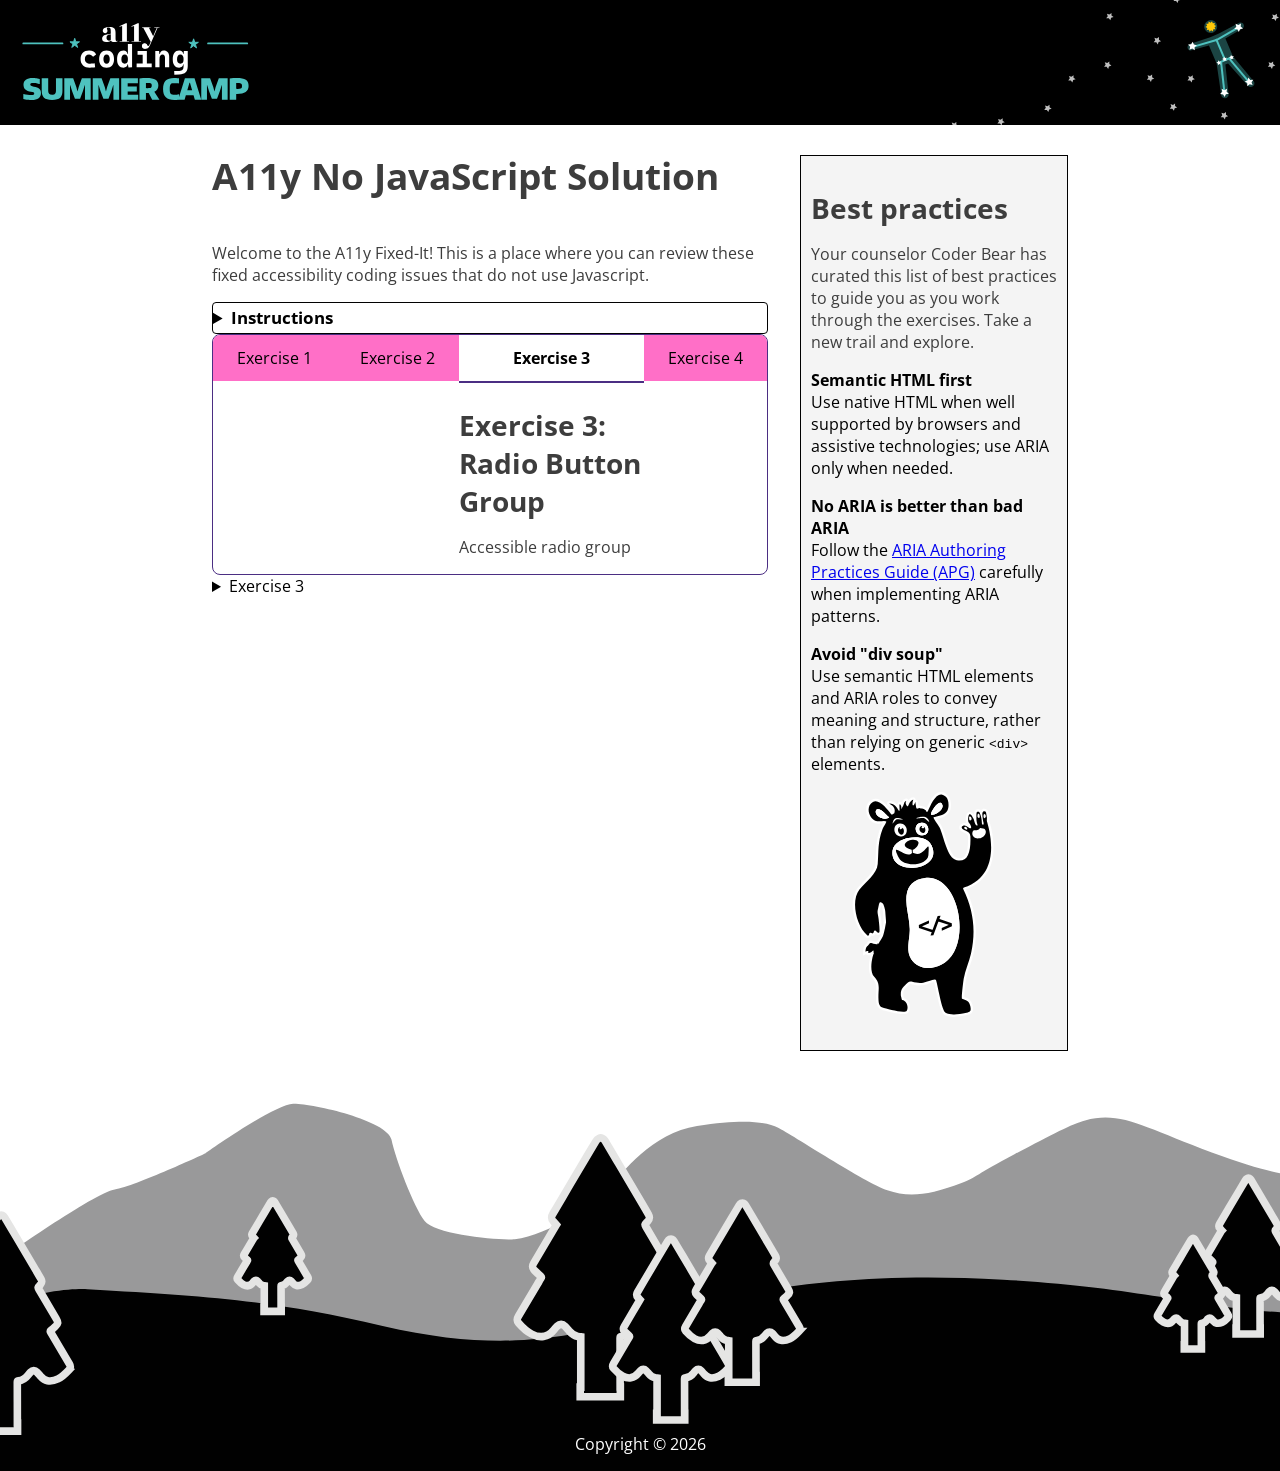
<file: html - Copy.html>
<!doctype html>
<html lang="en">
  <head>
    <meta charset="UTF-8" />
    <meta name="viewport" content="width=device-width, initial-scale=1.0" />
    <title>A11y Fixed</title>
    <meta http-equiv="X-UA-Compatible" content="ie=edge" />
    <script type="module" src="scripts/main.js"></script>
    <link rel="stylesheet" href="styles.css" />

    <link rel="preconnect" href="https://fonts.googleapis.com" />
    <link rel="preconnect" href="https://fonts.gstatic.com" crossorigin />
    <link
      href="https://fonts.googleapis.com/css2?family=Open+Sans:ital,wght@0,300..800;1,300..800&family=Rozha+One&display=swap"
      rel="stylesheet"
    />
    <link
      href="https://fonts.googleapis.com/css2?family=Material+Symbols+Outlined"
      rel="stylesheet"
    />
  </head>

  <body>
    <div class="grid-container">
      <header>
        <img
          class="left"
          src="./images/a11y-summer-camp-logo.svg"
          alt="A11y summer camp header image"
        />
        <img class="right" src="./images/header-constellation.svg" alt="" />
      </header>
      <div class="wrapper">
        <main class="exercises">
          <h1>A11y No JavaScript Solution</h1>
          <p>
            Welcome to the A11y Fixed-It! This is a place where you can review
            these fixed accessibility coding issues that do not use Javascript.
          </p>
          <details class="disclosure-btn">
            <summary
              id="instructions-summary"
              aria-controls="content-to-toggle">
              Instructions
            </summary>

            <p>
              With each exercise you will be presented with an inaccessible
              component. Your task is to identify and fix the accessibility
              issues.
            </p>
          </details>

          <div
            class="tabs-container"
            role="tablist"
            aria-label="Exercises"
            id="tablist"
          >
            <details name="exercise-tabs">
              <summary>Exercise 1</summary>
              <!-- Exercise 1 -->
              <div
                role="tabpanel"
                id="exercise-1"
                aria-labelledby="exercise-1-tab"
                class="tab-content"
              >
                <h2>Exercise 1: Disclosure</h2>
                <p>Make the instruction disclosure accessible.</p>
              </div>
            </details>
            <!-- Exercise 2 -->
            <details
              name="exercise-tabs"
              role="tabpanel"
              id="exercise-2"
              aria-labelledby="exercise-2-tab"
            >
              <summary>Exercise 2</summary>
              <div class="tab-content">
                <h2>Exercise 2: Modal</h2>
                <p>Fixed modal:</p>
                <button id="open-modal-button">What is ARIA?</button>

                <div
                  role="dialog"
                  id="modal"
                  aria-modal="true"
                  aria-labelledby="modal-heading"
                  aria-hidden="true"
                  hidden
                >
                  <h2 id="modal-heading">ARIA</h2>
                  <p id="modal-description">
                    Accessible Rich Internet Applications (ARIA) provides roles,
                    states, and properties that help assistive technologies
                    understand custom web components when native HTML is not
                    enough. Use semantic HTML whenever possible and ARIA only
                    when needed. Learn more about ARIA and how to use it in the
                    following resources:
                  </p>
                  <ul>
                    <li>
                      <a
                        href="https://www.w3.org/WAI/standards-guidelines/aria/"
                        >WAI-ARIA specification</a
                      >
                    </li>
                    <li>
                      <a href="https://www.w3.org/WAI/ARIA/apg/patterns/"
                        >ARIA Authoring Practices Guide (APG)</a
                      >
                    </li>
                    <li>
                      <a
                        href="https://developer.mozilla.org/en-US/docs/Web/Accessibility/ARIA"
                        >MDN ARIA documentation</a
                      >
                    </li>
                  </ul>

                  <button id="close-modal-button">Close</button>
                </div>
              </div>
            </details>
            <!-- Exercise 3 -->
            <details
              name="exercise-tabs"
              open
              role="tabpanel"
              id="exercise-3"
              aria-labelledby="exercise-3-tab"
            >
              <summary>Exercise 3</summary>

              <h2>Exercise 3: Radio Button Group</h2>
              <p>Accessible radio group</p>
            </details>
            <!-- Exercise 4 -->
            <details
              name="exercise-tabs"
              role="tabpanel"
              id="exercise-4"
              aria-labelledby="exercise-4-tab"
            >
              <summary>Exercise 4</summary>
              <div class="tab-content">
                <h2>Exercise 4: Tab Set</h2>
                <p>These exercises are now grouped into a tab set.</p>
              </div>
            </details>
          </div>
          <!-- Exercise 3 -->
          <details>
            <summary>Exercise 3</summary>

            <h2>Exercise 3: Radio Button Group</h2>
            <p>Accessible radio group</p>

            <span id="food-label">Choose your favorite food:</span>
            <div class="radio-group">
              <div class="radio-option">
                <input
                  type="radio"
                  name="food"
                  id="pho"
                  value="pho"
                  class="radio-option"
                  checked
                />
                <label for="pho"
                  ><svg
                    xmlns="http://www.w3.org/2000/svg"
                    viewBox="0 0 24 24"
                    aria-hidden="true"
                    class="food-icon"
                  >
                    <path
                      fill="currentColor"
                      d="M4 13h16c-.9 4.4-4.1 7-8 7s-7.1-2.6-8-7Z"
                    ></path>
                    <path
                      d="M6.5 10.5c1 1 2 1 3 0s2-1 3 0 2 1 3 0 2-1 3 0"
                      fill="none"
                      stroke="currentColor"
                      stroke-width="1.8"
                      stroke-linecap="round"
                      stroke-linejoin="round"
                    ></path>
                    <path
                      d="M14.5 5.5 19 10M17.5 4 22 8.5"
                      fill="none"
                      stroke="currentColor"
                      stroke-width="1.8"
                      stroke-linecap="round"
                      stroke-linejoin="round"
                    ></path></svg
                  >Pho</label
                >
              </div>
              <div class="radio-option">
                <input
                  type="radio"
                  name="food"
                  id="fries"
                  value="fries"
                  class="radio-option"
                />
                <label for="fries"
                  ><svg
                    xmlns="http://www.w3.org/2000/svg"
                    viewBox="0 0 24 24"
                    aria-hidden="true"
                    class="food-icon"
                  >
                    <rect
                      x="6"
                      y="4"
                      width="2.4"
                      height="7"
                      rx="1"
                      fill="currentColor"
                    ></rect>
                    <rect
                      x="9.1"
                      y="3"
                      width="2.4"
                      height="8"
                      rx="1"
                      fill="currentColor"
                    ></rect>
                    <rect
                      x="12.2"
                      y="4.2"
                      width="2.4"
                      height="6.8"
                      rx="1"
                      fill="currentColor"
                    ></rect>
                    <rect
                      x="15.3"
                      y="3.4"
                      width="2.4"
                      height="7.6"
                      rx="1"
                      fill="currentColor"
                    ></rect>
                    <path
                      fill="currentColor"
                      d="M5.5 10h13l-1.9 9H7.4l-1.9-9Z"
                    ></path>
                  </svg>
                  Fries</label
                >
              </div>
              <div class="radio-option">
                <input
                  type="radio"
                  name="food"
                  id="burger-shake"
                  value="burger-shake"
                  class="radio-option"
                />
                <label for="burger-shake"
                  ><svg
                    xmlns="http://www.w3.org/2000/svg"
                    viewBox="0 0 24 24"
                    aria-hidden="true"
                    class="food-icon"
                  >
                    <path
                      fill="currentColor"
                      d="M3 10.8c.7-2.2 2.5-3.5 4.8-3.5s4.1 1.3 4.8 3.5H3Z"
                    ></path>
                    <rect
                      x="3"
                      y="11.8"
                      width="9.6"
                      height="1.9"
                      rx=".9"
                      fill="currentColor"
                    ></rect>
                    <path
                      fill="currentColor"
                      d="M3.5 15h8.6c-.4 1.5-1.6 2.3-3.1 2.3H6.6c-1.5 0-2.7-.8-3.1-2.3Z"
                    ></path>
                    <path
                      d="M15 8h5l-1 9h-3L15 8Z"
                      fill="none"
                      stroke="currentColor"
                      stroke-width="1.8"
                      stroke-linecap="round"
                      stroke-linejoin="round"
                    ></path>
                    <path
                      d="M16.9 5.5v2.5M16.9 5.5l2.4 2.4"
                      fill="none"
                      stroke="currentColor"
                      stroke-width="1.8"
                      stroke-linecap="round"
                      stroke-linejoin="round"
                    ></path>
                  </svg>
                  Burger and Shake</label
                >
              </div>
            </div>
          </details>
        </main>
        <aside id="sidebar">
          <div>
            <h2>Best practices</h2>
            <p>
              Your counselor Coder Bear has curated this list of best practices
              to guide you as you work through the exercises. Take a new trail
              and explore.
            </p>
            <dl>
              <dt>Semantic HTML first</dt>
              <dd>
                Use native HTML when well supported by browsers and assistive
                technologies; use ARIA only when needed.
              </dd>

              <dt>No ARIA is better than bad ARIA</dt>
              <dd>
                Follow the
                <a href="https://www.w3.org/WAI/ARIA/apg/patterns/"
                  >ARIA Authoring Practices Guide (APG)</a
                >
                carefully when implementing ARIA patterns.
              </dd>

              <dt>Avoid "div soup"</dt>
              <dd>
                Use semantic HTML elements and ARIA roles to convey meaning and
                structure, rather than relying on generic
                <code>&lt;div&gt;</code> elements.
              </dd>
            </dl>
            <figure>
              <svg
                xmlns="http://www.w3.org/2000/svg"
                viewBox="0 0 300 475"
                role="img"
                aria-labelledby="coder-bear-title"
              >
                <title id="coder-bear-title">
                  Friendly, waving cartoon bear
                </title>
                <g>
                  <path
                    class="cls-2"
                    d="M288.04,61.73c.03-1.27.12-4.1.18-5.43.05-1.12-.09-1.83-.27-2.57-.12-.5-.33-1.35-.62-3.74-.05-.36-.09-.74-.13-1.11-.23-2.06-.49-4.39-1.43-6.48-1.5-3.33-4.43-5.25-8.06-5.25-2.87,0-5.29,1.16-6.88,3.22-1.9-1.88-3.96-2.13-6.2-2.22-.28-.01-.59-.02-.93-.04h-.32c-1.65,0-3.21.66-4.39,1.86-2.07,2.1-2.62,5.49-2.72,9.72-2.12-3.07-5.12-6.05-8.79-6.05-1.78,0-6.07.75-7.57,7.75-1.46,6.8-1.2,12.19.75,16.07-1.29-.5-2.64-.82-4.06-.83h-.07c-3.5,0-8.14,1.73-10.07,5.54-.87,1.72-1.86,5.26,1.29,9.53,1.69,2.28,4.39,3.44,7.26,4.66,5.34,2.28,8.59,3.99,8.75,8.64.91,26.36-3.82,36.98-7.94,41.24-2.4,2.49-5.43,3.7-9.24,3.7-1.6,0-3.36-.21-5.23-.63-11.46-2.57-18.54-25.01-24.24-43.04-2.76-8.73-5.36-16.98-8.37-23.03-1.52-3.06-4.1-6.79-6.6-10.4-1.07-1.54-2.27-3.27-3.24-4.78.79-.2,1.61-.39,2.45-.59,8.5-2.04,19.09-4.57,24.06-14.63,4.43-8.95,3.85-25.53-3.53-33.5-4.43-4.79-9.22-7.21-14.21-7.21v-.02c-13.35,0-22.57,16.47-30.09,33.27-3.41-2.47-8.04-4.05-11.03-4.05-.22,0-.44,0-.65.02-.89-.42-2.25-.95-3.9-.95-.51,0-1.08.05-1.71.19-.08-.52-.16-1.04-.23-1.51-.21-1.38-.43-2.8-.69-4.18-.2-1.04-.33-1.73-.45-2.24-.75-3.31-2.92-4.21-4.26-4.43-.05-.95-.34-1.86-.88-2.66-.97-1.45-2.62-2.31-4.4-2.31-2.84,0-6.66,2.77-9.6,6.15-.13-.49-.35-.99-.69-1.5-.94-1.41-2.53-2.26-4.24-2.26-1.58,0-2.73.68-3.84,1.34-3.6,2.14-4.4,4.77-5.1,7.09,0,.04-.03.09-.04.13-.96-.86-2.3-1.65-4.05-1.65-1.5,0-2.91.6-3.95,1.7-.95.99-1.46,2.19-1.71,3.69-2.06-2.04-4.56-3.96-7.6-5.31-2.51-1.12-5.29-1.78-7.42-1.78-3.86,0-5.3,2.31-5.74,3.3-1.92,4.33,2.19,6.93,3.94,8.05,2.04,1.29,5.12,3.25,6.26,5.96.58,1.39.68,3.03.3,4.99-.05-.06-.09-.12-.14-.18-8.34-10.59-20.93-26.58-34.57-26.59-2.74,0-5.38.65-7.83,1.94-8.78,4.61-13.1,14.46-11.27,25.72,1.69,10.39,9,21.77,21.51,23.8,1.62.26,3.28.39,5.09.39,1.95,0,3.76-.14,5.51-.28.67-.05,1.33-.11,1.98-.15-.16.27-.32.54-.47.8-1.66,2.81-3.55,5.99-4.66,8.99-7.97,21.62-8.57,36.72-9.27,54.21-.25,6.2-.5,12.61-1.09,19.87-1.07,13.19-11.85,24.13-23.26,35.72-4.68,4.75-9.52,9.66-13.66,14.78-9.47,11.7-12.64,30.89-8.68,52.63,3.77,20.71,13.28,39.3,25.43,49.72,1.32,1.13,3,1.75,4.73,1.75,3.21,0,6.01-2.06,6.99-5.07.83.31,1.7.47,2.59.47,2.82,0,5.33-1.6,6.55-4.03l.93.76c1.31,1.07,2.96,1.66,4.64,1.66,2.47,0,4.65-1.19,5.98-3.06-.72,2.49-1.39,4.31-1.96,5.3-.95,1.64-2.08,3.53-3.28,5.54-.85,1.42-1.77,2.96-2.71,4.56-1.32.07-2.52.58-3.43,1.43-.1-.02-.2-.04-.31-.07-2.28-.49-4.02-.96-5.41-1.34-1.99-.55-3.43-.94-4.96-.94-4.14,0-6.09,3.02-6.74,4.01-.25.39-.46.71-.63.99-.51.79-1.36,1.78-2.57,2.97-.42.41-.92.91-1.52,1.5-3.57,3.54-4.06,10.66-4.11,13.56l-.13,7.95,6.5-2.99c1.23,1.87,3.37,2.94,5.92,2.94,1.06,0,2.16-.18,3.27-.52-.39,1.29-.71,2.52-.97,3.7-3.21,14.68-4.97,34.4,4.92,44.96,8.71,9.3,8.33,16.07,7.71,27.29-.23,4.22-.5,8.99-.28,14.48v.13c.31,7.78.77,19.53,11.88,23.31,5.6,1.9,30.99,8.99,44.66,8.99,3.94,0,9.45-.48,11.83-4.68,3.08-5.42,3.01-13.1-.18-19.56-2.3-4.67-5.94-7.99-10.21-9.41-.14-.51-.3-1.19-.5-2.09-.06-.27-.11-.48-.14-.62l-.71-2.87c-.54-9.88,1.91-12.23,9.88-19.88,1.05-1.01,2.18-2.09,3.38-3.27.22-.2,1.09-.56,2.03-.56.31,0,.48.04.52.05,7.77,2.18,13.83,3.2,19.05,3.2,6.57,0,11.49-1.58,17.2-3.41,3.44-1.1,7.27-2.33,12.23-3.49,1.28,4.68,2.74,11.48,4.28,18.62,5.74,26.61,10,44.42,16.68,49.41,4.96,3.7,15.66,4.51,19.37,4.51.65,0,1.25-.02,1.8-.05,6.13-.4,17.88-2.24,23.83-3.31,5.93-1.07,10.68-2.2,13.38-6.21,2.48-3.68,2.16-8.39.92-14.33-2.72-12.97-11.87-15.79-16.78-17.31-.24-.07-.5-.16-.77-.24.18-7.8,3.11-33.05,3.97-37.94,1.64-9.32,4.66-18.2,7.85-27.61,2.66-7.85,5.42-15.96,7.27-24.29,10.48-47.09,5.6-89.94-15.35-134.58,18.01-6.51,32-16.81,41.63-30.63,8.35-11.99,13.44-26.68,15.12-43.66,2.01-20.24-.79-43.4-8.32-68.82ZM62.6,266.86c-.37-3.99-.96-6.96-1.44-9.35-.91-4.56-1.37-6.84.34-12.54.62-2.07,1.01-4.02,1.35-5.73.06-.29.12-.61.19-.94,1.4,2.99,3.85,11.61,3.67,15.47v.62l1.3,16.96c.06.85.03,1.69-.11,2.51-1.14,6.72-2.35,12.77-3.5,17.59.28-6.56-.7-14.95-1.37-20.68-.18-1.58-.34-2.94-.43-3.91ZM235.17,201.09c-1.38.46-2.03,1.91-1.39,3.22,21.07,43.58,26.92,86.19,16.27,134.03-3.93,17.66-12.01,34.26-15.16,52.12-.92,5.18-5.1,40.3-3.78,41.94,2.35,2.93,14.42,1.24,17.39,15.43,2.33,11.14.14,12.71-10.29,14.59-5.93,1.07-17.5,2.87-23.27,3.25-.44.03-.94.04-1.48.04-4.88,0-13.24-1.17-16.38-3.51-8.31-6.2-15.15-52.87-19.88-67.91-.31-.97-1.26-1.58-2.27-1.58-.17,0-.34.02-.51.05-15.24,3.24-20.78,7.32-30.73,7.32-4.54,0-9.99-.85-17.7-3.01-.58-.16-1.21-.24-1.87-.24-2.01,0-4.24.72-5.53,1.99-10.68,10.48-15.55,13.32-14.73,27.23,0,.16.03.31.07.46l.76,3.07c.22.92,1.15,5.71,2.09,5.84,9.33,1.29,13.63,14.83,9.45,22.19-.87,1.54-3.64,2.15-7.48,2.15-12.7,0-37.07-6.69-43.05-8.72-7.9-2.69-8.19-11.25-8.49-18.9-.78-19.87,5.04-30.23-8.78-44.98-8.33-8.9-6.56-27.33-3.69-40.47.66-3,1.75-6.17,3.04-9.38-.46-.56-.79-.97-.79-.97,0,0,.55-3.8-.82-3.8-.44,0-1.09.4-2.02,1.46-2.04,2.31-4.78,3.46-6.6,3.46-1.58,0-2.47-.87-1.59-2.59.65-1.29.17-1.71-.75-1.71-1.72,0-4.95,1.49-4.95,1.49,0,0,.12-7.6,2.63-10.09,4.28-4.24,3.39-3.18,5.41-6.3.81-1.25,1.47-1.73,2.53-1.73,1.59,0,4.09,1.06,9.33,2.18,1.95.41,3.18.57,3.95.57,2.6,0-.18-1.83,1.15-1.83h.13c.72.05,1.36.32,2.05.63,2.91-5.03,5.74-9.62,7.82-13.22,3.14-5.43,6.49-24.12,7.51-30.12.21-1.23.26-2.48.17-3.73l-1.3-16.96c.27-5.81-3.69-18.49-5.34-19.72-2.26-1.69-3.83-2.41-4.96-2.41-3.15,0-2.88,5.61-4.69,11.65-3.08,10.26-.13,12.44.92,23.79.45,4.86,2.4,17.75,1.67,25.67-.12,1.27-1.19,2.08-2.32,2.08-.51,0-1.03-.17-1.47-.53l-4.04-3.3c-.44-.36-.96-.53-1.47-.53-1.01,0-1.99.66-2.27,1.77l-.6,2.43c-.27,1.07-1.23,1.77-2.26,1.77-.28,0-.56-.05-.84-.16l-2.76-1.07c-.28-.11-.56-.16-.84-.16-1.04,0-2,.7-2.27,1.78l-.59,2.41c-.27,1.11-1.27,1.79-2.29,1.79-.52,0-1.04-.17-1.48-.55C10.19,280.49-.63,227.91,17.66,205.32c13.97-17.26,36.32-32.26,38.02-53.24,2.28-28.24-.34-44.51,10.07-72.75,1.77-4.81,6.32-10.89,7.44-14.17.74-2.17-.07-2.37-1.23-2.37-.27,0-.55.01-.84.01-.18,0-.36,0-.53-.02-.64-.05-1.28-.07-1.92-.07-3.28,0-6.51.53-9.96.53-1.39,0-2.82-.09-4.29-.32-17.78-2.88-24.78-31.72-8.72-40.15,1.8-.94,3.64-1.37,5.51-1.37,12.14,0,25.22,17.9,32.4,26.9.45.57,1.12.86,1.79.86.52,0,1.04-.17,1.48-.51,1.06-.82,2.24-1.45,3.35-2.2.93-3,1.48-6.69,0-10.22-2.7-6.42-10.72-8.96-10.24-10.04.1-.22.53-.34,1.17-.34,1.25,0,3.31.43,5.39,1.35,7.68,3.41,11.31,11.49,13.25,14.01.48-.21.94-.45,1.42-.64,0-.07.02-.1.01-.18.05-5.26-.94-12.83.61-12.83.37,0,.87.42,1.57,1.39,2.53,3.52.91,8.8,1.34,8.8.19,0,.78-1.04,2.31-3.73,4.98-8.76,2.9-10.57,6.54-12.73.74-.44,1.12-.64,1.28-.64.63,0-2.21,3.17-.2,7.3,1.23,2.52,2.16,3.8,3.04,3.8s1.77-1.42,2.82-4.32c1.71-4.69,7.5-9.17,8.86-9.17.28,0,.37.19.2.6-1.7,4.13-2.22,11.25-.16,11.25.38,0,.84-.24,1.4-.78,2.51-2.41,2.71-6.17,2.99-6.17.13,0,.27.74.64,2.68.74,3.9,1.16,8.65,2.11,10.83.85.14,1.71.17,2.55.34,1.07-1.23,2.03-1.61,2.88-1.61,1.44,0,2.57,1.1,3.38,1.1.09,0,.17-.01.25-.04.25-.09.56-.13.93-.13,3.43,0,11.23,3.67,10.74,7.18.21.06.43.09.64.09.88,0,1.72-.49,2.1-1.36,5-11.52,15-35.11,27.64-35.13,3.34.01,6.87,1.66,10.53,5.61,5.78,6.24,6.37,20.49,2.72,27.88-4.85,9.8-17.04,10.71-26.17,13.37-1.52.44-3.61-.77-2.38,2.59,1.41,3.85,9.09,13.23,11.89,18.88,9.47,19.09,15.65,64.16,35.99,68.73,2.25.5,4.36.76,6.33.76,16.41,0,23.3-17.38,22.18-50.11-.41-11.97-14.23-12.36-16.99-16.1-3.6-4.88,1.99-7.1,4.75-7.1h.04c4.36.03,9.6,6.2,12.15,6.2.32,0,.59-.1.82-.31,2.1-1.99-.19-7.04-3.49-10.9s-1.83-11.52-1.26-14.17c.6-2.81,1.59-3.8,2.68-3.8,2.29,0,5.02,4.35,5.62,5.37.43.79,1.28,2.35,2.12,3.89.51.94,1.35,3.54,1.55,4.59.67,3.46,2.82,8.78,5.22,9.26.39.08.7.12.94.12,2.57,0-2.18-4.41-1.65-16.26.1-2.3-.71-12.5,2.09-12.5h.06c2.88.15,3.45-.14,4.75,1.97.27.43.66,1.73,1.83,5.38,2.4,7.45,2.56,13.89,2.65,15.67.09,1.88.34,3.87,2.23,4.15.06,0,.11,0,.16,0,1.71,0,1.4-4.22.83-5.13-.17-.27-1.18-5.24-1.29-6.64-.1-1.42-1.12-8.72-.98-10.24.18-1.84-.05-6.12,4.07-6.12s4.16,4.54,4.65,8.46c.59,4.76.92,4.31.86,5.47-.08,1.66-.22,6.28-.19,6.36,6.54,21.87,31.67,112.23-47.83,138.64Z"
                  />
                  <path
                    class="cls-1"
                    d="M235.17,201.09c79.5-26.41,54.37-116.77,47.83-138.64-.03-.08.11-4.7.19-6.36.06-1.16-.27-.71-.86-5.47-.49-3.92-.54-8.46-4.65-8.46s-3.89,4.28-4.07,6.12c-.14,1.52.88,8.82.98,10.24.11,1.4,1.12,6.37,1.29,6.64.57.91.88,5.13-.83,5.13-.05,0-.1,0-.16,0-1.89-.28-2.14-2.27-2.23-4.15-.09-1.78-.25-8.22-2.65-15.67-1.17-3.65-1.56-4.95-1.83-5.38-1.3-2.11-1.87-1.82-4.75-1.97h-.06c-2.8,0-1.99,10.2-2.09,12.5-.53,11.85,4.22,16.26,1.65,16.26-.24,0-.55-.04-.94-.12-2.4-.48-4.55-5.8-5.22-9.26-.2-1.05-1.04-3.65-1.55-4.59-.84-1.54-1.69-3.1-2.12-3.89-.6-1.02-3.33-5.37-5.62-5.37-1.09,0-2.08.99-2.68,3.8-.57,2.65-2.04,10.31,1.26,14.17s5.59,8.91,3.49,10.9c-.23.21-.5.31-.82.31-2.55,0-7.79-6.17-12.15-6.2h-.04c-2.76,0-8.35,2.22-4.75,7.1,2.76,3.74,16.58,4.13,16.99,16.1,1.12,32.73-5.77,50.11-22.18,50.11-1.97,0-4.08-.26-6.33-.76-20.34-4.57-26.52-49.64-35.99-68.73-2.8-5.65-10.48-15.03-11.89-18.88-1.23-3.36.86-2.15,2.38-2.59,9.13-2.66,21.32-3.57,26.17-13.37,3.65-7.39,3.06-21.64-2.72-27.88-3.66-3.95-7.19-5.6-10.53-5.61-12.64.02-22.64,23.61-27.64,35.13-.38.87-1.22,1.36-2.1,1.36-.21,0-.43-.03-.64-.09.49-3.51-7.31-7.18-10.74-7.18-.37,0-.68.04-.93.13-.08.03-.16.04-.25.04-.81,0-1.94-1.1-3.38-1.1-.85,0-1.81.38-2.88,1.61-.84-.17-1.7-.2-2.55-.34-.95-2.18-1.37-6.93-2.11-10.83-.37-1.94-.51-2.68-.64-2.68-.28,0-.48,3.76-2.99,6.17-.56.54-1.02.78-1.4.78-2.06,0-1.54-7.12.16-11.25.17-.41.08-.6-.2-.6-1.36,0-7.15,4.48-8.86,9.17-1.05,2.9-1.9,4.32-2.82,4.32s-1.81-1.28-3.04-3.8c-2.01-4.13.83-7.3.2-7.3-.16,0-.54.2-1.28.64-3.64,2.16-1.56,3.97-6.54,12.73-1.53,2.69-2.12,3.73-2.31,3.73-.43,0,1.19-5.28-1.34-8.8-.7-.97-1.2-1.39-1.57-1.39-1.55,0-.56,7.57-.61,12.83.01.08-.01.11-.01.18-.48.19-.94.43-1.42.64-1.94-2.52-5.57-10.6-13.25-14.01-2.08-.92-4.14-1.35-5.39-1.35-.64,0-1.07.12-1.17.34-.48,1.08,7.54,3.62,10.24,10.04,1.48,3.53.93,7.22,0,10.22-1.11.75-2.29,1.38-3.35,2.2-.44.34-.96.51-1.48.51-.67,0-1.34-.29-1.79-.86-7.18-9-20.26-26.9-32.4-26.9-1.87,0-3.71.43-5.51,1.37-16.06,8.43-9.06,37.27,8.72,40.15,1.47.23,2.9.32,4.29.32,3.45,0,6.68-.53,9.96-.53.64,0,1.28.02,1.92.07.17.02.35.02.53.02.29,0,.57-.01.84-.01,1.16,0,1.97.2,1.23,2.37-1.12,3.28-5.67,9.36-7.44,14.17-10.41,28.24-7.79,44.51-10.07,72.75-1.7,20.98-24.05,35.98-38.02,53.24-18.29,22.59-7.47,75.17,16.08,95.44.44.38.96.55,1.48.55,1.02,0,2.02-.68,2.29-1.79l.59-2.41c.27-1.08,1.23-1.78,2.27-1.78.28,0,.56.05.84.16l2.76,1.07c.28.11.56.16.84.16,1.03,0,1.99-.7,2.26-1.77l.6-2.43c.28-1.11,1.26-1.77,2.27-1.77.51,0,1.03.17,1.47.53l4.04,3.3c.44.36.96.53,1.47.53,1.13,0,2.2-.81,2.32-2.08.73-7.92-1.22-20.81-1.67-25.67-1.05-11.35-4-13.53-.92-23.79,1.81-6.04,1.54-11.65,4.69-11.65,1.13,0,2.7.72,4.96,2.41,1.65,1.23,5.61,13.91,5.34,19.72l1.3,16.96c.09,1.25.04,2.5-.17,3.73-1.02,6-4.37,24.69-7.51,30.12-2.08,3.6-4.91,8.19-7.82,13.22-.69-.31-1.33-.58-2.05-.63h-.13c-1.33,0,1.45,1.83-1.15,1.83-.77,0-2-.16-3.95-.57-5.24-1.12-7.74-2.18-9.33-2.18-1.06,0-1.72.48-2.53,1.73-2.02,3.12-1.13,2.06-5.41,6.3-2.51,2.49-2.63,10.09-2.63,10.09,0,0,3.23-1.49,4.95-1.49.92,0,1.4.42.75,1.71-.88,1.72,0,2.59,1.59,2.59,1.82,0,4.56-1.15,6.6-3.46.93-1.06,1.58-1.46,2.02-1.46,1.37,0,.82,3.8.82,3.8,0,0,.33.41.79.97-1.29,3.21-2.38,6.38-3.04,9.38-2.87,13.14-4.64,31.57,3.69,40.47,13.82,14.75,8,25.11,8.78,44.98.3,7.65.59,16.21,8.49,18.9,5.98,2.03,30.35,8.72,43.05,8.72,3.84,0,6.61-.61,7.48-2.15,4.18-7.36-.12-20.9-9.45-22.19-.94-.13-1.87-4.92-2.09-5.84l-.76-3.07c-.04-.15-.07-.3-.07-.46-.82-13.91,4.05-16.75,14.73-27.23,1.29-1.27,3.52-1.99,5.53-1.99.66,0,1.29.08,1.87.24,7.71,2.16,13.16,3.01,17.7,3.01,9.95,0,15.49-4.08,30.73-7.32.17-.03.34-.05.51-.05,1.01,0,1.96.61,2.27,1.58,4.73,15.04,11.57,61.71,19.88,67.91,3.14,2.34,11.5,3.51,16.38,3.51.54,0,1.04-.01,1.48-.04,5.77-.38,17.34-2.18,23.27-3.25,10.43-1.88,12.62-3.45,10.29-14.59-2.97-14.19-15.04-12.5-17.39-15.43-1.32-1.64,2.86-36.76,3.78-41.94,3.15-17.86,11.23-34.46,15.16-52.12,10.65-47.84,4.8-90.45-16.27-134.03-.64-1.31,0-2.76,1.39-3.22ZM71.18,57.74h0c-.35.01-.7,0-1.06-.03-.09,0-.18,0-.28-.02-.28-.01-.56-.04-.84-.08-.54-.05-1.08-.14-1.62-.25-.31-.05-.62-.12-.92-.2-.33-.07-.66-.16-.98-.26-.15-.03-.3-.07-.44-.12-.31-.1-.62-.2-.93-.3-.01,0-.03-.01-.05-.02-.22-.08-.44-.16-.65-.25-.17-.05-.33-.12-.49-.18l-.15-.06c-.06-.03-.13-.05-.19-.09-.27-.11-.54-.22-.81-.35-.48-.21-.95-.44-1.41-.69-.15-.09-.31-.17-.46-.25-.16-.09-.32-.19-.48-.28-.44-.26-.86-.54-1.27-.82-.01-.01-.03-.02-.05-.04-.47-.31-.91-.65-1.34-1-.2-.16-.41-.33-.6-.5,0-.02-.03-.03-.04-.04-.2-.17-.39-.34-.57-.53-1.21-1.15-2.2-2.42-2.88-3.76-.1-.21-.2-.42-.29-.63-.08-.18-.16-.37-.22-.56-.02-.05-.04-.1-.05-.15-.06-.17-.11-.34-.16-.51-.03-.09-.05-.18-.07-.28-.04-.15-.08-.31-.1-.46-.02-.07-.03-.14-.04-.22-.03-.19-.05-.37-.07-.56-.02-.23-.03-.46-.03-.69,0-.27.01-.54.04-.82.06-1.91.73-3.55,2.63-4.28.72-.27,1.46-.4,2.23-.4.27,0,.55.02.83.05.46.05.93.14,1.4.27.25.07.51.15.76.24.23.08.46.17.69.27.06.02.12.05.18.08.15.06.31.13.47.22.21.1.42.21.64.32.21.11.42.23.64.35.21.12.42.25.64.38,1.71,1.05,3.43,2.42,5.12,3.9.21.18.42.37.63.56.21.18.42.37.63.57,1.49,1.36,2.93,2.78,4.29,4.1.17.17.33.33.5.5,1.31,1.28,2.54,2.47,3.64,3.43.13.12.25.23.38.33.5.42.96.79,1.4,1.1-2.03,2.1-4.98,3.01-8.2,3.01ZM178.36,29.03c.27-.26.53-.51.8-.76,2.39-2.2,4.78-3.63,6.79-3.63.25,0,.49.02.73.07.09.02.18.04.27.07.11.02.21.06.32.1.01-.01.01,0,.01,0,.08.02.15.06.22.1t.02.01c.07.03.14.07.2.1.52.28.99.72,1.41,1.31,6.95,9.85-10.56,22.97-20.75,22.97h-.01c-.5,0-.99-.03-1.45-.1,0-.02-.01-.04-.01-.06-.4-3.87,5.42-14.22,11.45-20.18ZM138.25,69.8c.13-.14.27-.27.41-.41.42-.39.87-.75,1.37-1.09.65-.44,1.38-.83,2.17-1.16,1.39-.57,2.99-.94,4.81-1.06.32-.02.63-.03.94-.03.54,0,1.06.03,1.56.09.22.02.45.06.67.09.71.13,1.39.3,2.04.53.37.13.72.28,1.07.45.2.1.4.2.59.31.19.1.38.2.57.31.21.13.41.25.61.39.27.19.54.39.8.6s.51.43.75.66c.2.18.39.37.57.57.08.08.16.16.22.24.13.15.26.3.39.46.08.1.16.2.24.3.02.02.04.05.06.08.16.2.31.42.45.63.16.24.32.48.46.73.05.07.09.13.12.2.15.26.29.52.42.78.09.18.17.36.25.55.07.15.13.29.19.44.14.33.26.66.37.99.06.2.13.4.18.61.12.4.22.82.3,1.23.05.26.1.52.13.78.05.3.08.6.11.9.01.12.02.24.02.36.02.29.03.57.03.86,0,5.81-3.5,11.35-11.49,12.1-.49.05-.98.07-1.45.07-.24,0-.47-.01-.7-.02-.23-.01-.46-.02-.68-.05-.22-.02-.44-.04-.65-.08h-.03c-.16-.02-.31-.05-.47-.08-.89-.16-1.73-.41-2.52-.74-.19-.08-.38-.16-.56-.25-.31-.14-.6-.3-.89-.47-.29-.16-.57-.34-.84-.53,0,0,0,.01-.01,0-.27-.19-.52-.38-.76-.58-.01,0-.02-.01-.03-.02-.25-.2-.49-.42-.73-.64-.21-.2-.41-.41-.62-.63-.47-.52-.9-1.07-1.28-1.65-.17-.25-.33-.51-.48-.78-.12-.2-.23-.4-.33-.61-.07-.13-.14-.27-.2-.4-.25-.52-.46-1.06-.65-1.6-.01-.03-.02-.07-.03-.1-.1-.29-.18-.58-.26-.87-.09-.36-.17-.71-.24-1.06-.05-.28-.1-.56-.13-.84-.05-.36-.09-.72-.1-1.07-.02-.28-.03-.57-.03-.85,0-3.19,1.05-6.32,3.29-8.64ZM110.79,158.27c-.51-.14-1.02-.29-1.52-.45-.46-.14-.91-.28-1.35-.44-1.25-.43-2.48-.92-3.66-1.45-.16-.07-.31-.14-.47-.22-.26-.13-.52-.25-.78-.38-.25-.12-.51-.25-.76-.39-.51-.26-1-.54-1.49-.83-.24-.13-.48-.28-.72-.43-.24-.15-.48-.3-.71-.46-.23-.14-.46-.29-.68-.46-.51-.35-1.01-.71-1.49-1.09-.18-.13-.35-.27-.52-.42-.92-.74-1.78-1.54-2.59-2.38-.14-.14-.28-.29-.41-.44-.31-.32-.6-.66-.88-1-.25-.28-.48-.58-.71-.88-.02-.02-.03-.05-.05-.07-.27-.36-.54-.72-.79-1.09-.04-.06-.08-.12-.12-.18-.22-.32-.43-.65-.63-.99-.23-.37-.45-.75-.66-1.14-.01-.02-.02-.04-.03-.06-.22-.41-.43-.82-.62-1.24-.16-.32-.3-.65-.44-.98-.07-.15-.13-.3-.18-.45-.16-.39-.31-.79-.45-1.2-.04-.1-.08-.19-.1-.29-.12-.34-.23-.69-.32-1.03-.09-.3-.17-.6-.25-.91-.1-.38-.19-.75-.26-1.13-.04-.18-.08-.37-.11-.56-.06-.3-.12-.6-.16-.91-.06-.36-.11-.71-.16-1.08-.05-.38-.09-.76-.11-1.14-.03-.24-.04-.48-.05-.72-.03-.3-.05-.59-.05-.89-.02-.44-.03-.88-.03-1.33,0-1.67.11-3.4.35-5.21,2.01-15.23,19.68-23.8,33.31-26.15,4.12-.71,8.65-1.16,13.24-1.16,1.34,0,2.69.04,4.03.12.37.02.74.05,1.11.08.39.03.79.06,1.18.1.26.02.52.05.78.08.35.04.7.08,1.05.13.4.05.8.11,1.2.17.37.05.73.11,1.1.18.38.06.76.13,1.14.21.66.13,1.31.27,1.96.43,1.07.26,2.13.55,3.17.89.29.09.58.19.87.29.02.01.04.01.06.02.29.1.57.21.85.32.5.18.99.38,1.47.59.28.11.56.23.83.36,1.31.6,2.56,1.27,3.76,2.04.26.16.52.32.77.5.32.21.64.44.96.67.43.31.84.64,1.24.98.19.15.38.31.57.48.25.21.5.44.74.67.16.15.32.3.47.46.19.18.37.37.54.56.46.47.89.95,1.29,1.46.19.23.37.46.55.69.24.3.46.61.68.93.05.06.09.13.13.19.16.23.32.47.47.72.1.15.19.3.28.46.17.27.34.55.49.83.22.38.42.77.62,1.17,14.51,29.3-14.5,46.81-41.8,46.81-.63,0-1.26-.01-1.89-.03-.41-.01-.83-.03-1.24-.05-.52-.02-1.04-.06-1.56-.1h-.02c-.46-.03-.92-.07-1.37-.12-.18-.01-.35-.03-.52-.05-.39-.04-.78-.09-1.17-.14-.42-.05-.85-.11-1.27-.18-1.68-.25-3.34-.58-4.96-.99-.39-.09-.77-.19-1.15-.3ZM168.43,368.07c-1.59.23-3.17.39-4.75.48-.99.06-1.97.09-2.95.09h-.01c-.98.01-1.96-.02-2.94-.08-.02-.01-.03-.01-.05-.01-7.36-.44-14.48-2.57-20.77-6.74-3.32-2.2-6.4-4.97-9.17-8.36-.28-.32-.53-.64-.79-.97-.18-.23-.36-.46-.52-.7-.17-.23-.34-.46-.5-.7-.17-.23-.33-.47-.48-.7-.2-.3-.4-.6-.58-.9-2.24-3.62-3.67-7.46-4.53-11.43l-.03-.18c-1.11-5.22-1.23-10.67-.91-16.18.59-10.4,2.79-20.99,2.97-30.5.03-1.44.02-2.89-.02-4.33,0-.02,0-.04,0-.06-.7-26.02-11.37-52.45-5.41-76.27.59-2.36,1.34-4.56,2.23-6.6.19-.45.39-.9.61-1.34,1.88-3.92,4.32-7.24,7.24-10.02,6.78-6.48,16.12-10.06,27.03-11.49,2.17-.28,4.3-.42,6.38-.42,66.15,0,90.97,139.6,34.52,177.04-8.03,5.32-17.25,9.01-26.53,10.37h-.04Z"
                  />
                  <path
                    class="cls-2"
                    d="M54.31,38.46c-1.9.73-2.57,2.37-2.63,4.28-.82,7.85,10.43,15.01,19.5,15.01h0c3.22-.01,6.17-.92,8.2-3.02-5.35-3.77-15.11-16.68-22.84-16.67-.77,0-1.51.13-2.23.4ZM56.67,43.07c3.28.14,9.26,5.93,12.99,9.59-4.09-.46-8.71-2.68-11.26-5.52-.72-.8-1.9-2.37-1.75-3.89l.02-.18Z"
                  />
                  <path
                    class="cls-2"
                    d="M167.74,113.42c-6.35-12.81-20.67-16.78-34.36-16.78-4.59,0-9.12.45-13.24,1.16-13.63,2.35-31.3,10.92-33.31,26.15-3.33,25.16,17.34,36.28,39.11,36.28,27.3,0,56.31-17.51,41.8-46.81ZM91.78,124.61c1.57-11.84,16.24-19.64,29.21-21.88,4.18-.72,8.35-1.09,12.39-1.09,10.47,0,24.14,2.43,29.88,14,4.35,8.77,4.47,16.57.36,23.19-6.09,9.81-21.23,16.4-37.68,16.4-12.53,0-23.1-3.86-29.01-10.6-4.5-5.13-6.23-11.87-5.15-20.02Z"
                  />
                  <path
                    class="cls-2"
                    d="M148.18,92.36c.47,0,.96-.02,1.45-.07,17.47-1.63,13.49-26.24-1.68-26.24-.31,0-.62.01-.94.03-17.75,1.16-14.64,26.28,1.17,26.28ZM147.95,71.05c5.04,0,7.96,4.48,8.16,8.7.1,2.07-.39,6.95-6.94,7.57-.33.03-.67.05-.99.05h0c-5.82-.01-8.1-5.16-8.22-8.62-.07-2.16.51-7.23,7.37-7.68.21-.01.41-.02.62-.02Z"
                  />
                  <path
                    class="cls-2"
                    d="M168.37,49.37h.01c10.19,0,27.7-13.12,20.75-22.97-.86-1.22-1.95-1.76-3.18-1.76-7.34,0-19.7,19.13-19.03,24.63.46.07.95.1,1.45.1ZM174.32,42.85c.85-1.55,1.92-3.29,3.25-5.13,3.53-4.9,6.43-7.18,7.82-7.85.37.75.62,2-.44,4.04-1.9,3.67-6.39,7.07-10.64,8.95h.01Z"
                  />
                  <path
                    class="cls-2"
                    d="M119.95,97.72c16.4-2.83,39.71-1.76,47.6,15.62,21.98,48.41-88.06,65.66-80.91,10.53,1.98-15.23,19.68-23.8,33.31-26.15h0Z"
                  />
                  <path
                    class="cls-2"
                    d="M146.81,66c15.94-1.05,20.45,24.55,2.63,26.21-17.06,1.59-20.9-25.01-2.63-26.21Z"
                  />
                  <path
                    class="cls-2"
                    d="M188.95,26.32c7.29,10.34-12.35,24.27-22.2,22.87-.79-6.42,16.19-31.4,22.2-22.87Z"
                  />
                  <path
                    class="cls-2"
                    d="M54.12,38.38c7.98-3.05,19.19,12.12,25.07,16.27-7.73,8.02-28.81-1.36-27.7-12,.06-1.91.73-3.55,2.63-4.28h0Z"
                  />
                  <path
                    d="M142.67,80.8c-.31-2.6.82-6.48,3.65-7.71,2.99-1.3,5.99,1.17,7.25,3.07,2.29,3.45,1.71,9.27-.96,10.94-3.05,1.91-9.34-1.32-9.95-6.3h.01Z"
                  />
                  <path
                    class="cls-2"
                    d="M147.62,74.32c1.11-1.21.96-1.87,1.56-2.05.96-.3,2.16,1.2,2.28,1.36.29.37.93,1.16.79,2.2-.02.19-.1.68-.46,1.1-.8.93-2.44.83-3.49.28-.71-.38-1.59-1.19-1.46-1.94.06-.33.28-.4.78-.95h0Z"
                  />
                  <path
                    class="cls-2"
                    d="M147.65,53.75s4.74-.47,8.25,1.05c3.59,1.55,5.04,4.75,5.04,4.75,0,0,2.87,5.21,1.88,4.95-.99-.26-5.61-4.48-6.25-5.13-1.95-1.98-3.58-3.48-9.28-3-2.35.2-11.06,1.44-11.03.33.03-1.11,11.39-2.94,11.39-2.94h0Z"
                  />
                  <path
                    class="cls-2"
                    d="M264.96,80.87c-5.68,2.21-8.19-.04-10.35,1.99-1.81,1.7-1.6,4.16-1.83,5.78-.14,1.04.11,3.64,2.67,6.91,3.47,4.41,10.64,3.06,12.37,3.03,1.45-.02,7.76-1.92,11.34-7.57,3.16-4.98,1.57-8.47-.3-11.31-.9-1.38-6.12-2.52-9.54-2.63-1.65-.05-1.01,2.49-4.37,3.79h.01Z"
                  />
                  <path
                    d="M128.58,122.45l.14,6.41c26.92,13.78,35.75-39.46,32.6,4.46-1.62,22.55-51.19,26.38-61.39,6.42-20.55-40.25,14.35,4.03,27.08-10.79l-.62-6.44c-35.58-10.13,5.75-30.21,13.9-16.19,2.56,4.41-6.64,16.18-11.73,16.13h.02Z"
                  />
                  <path
                    class="cls-2"
                    d="M265.1,47.63c-1.25.17-1.48,2.53-1.56,3.51h0c-.12,1.59-.19,2.7.57,3.69.69.89,2.04,1.67,2.97,1.27,1.46-.62,1.32-3.87.85-5.81-.47-1.9-1.8-2.8-2.83-2.66Z"
                  />
                  <path
                    class="cls-2"
                    d="M240.26,75.41c-.12-.08-.47-.46-1.93-.73h.01c-1.35-.26-1.89.28-2.48,1.27-.47.78.44,2.14.61,2.33,1.61,1.84,4.48,2.92,5.27,2.09.91-.95.47-3.02.18-3.37-.8-1.01-1.26-1.3-1.66-1.59Z"
                  />
                  <path
                    class="cls-2"
                    d="M249.37,53.77c-.9-.58-2.36-.84-3.03-.19-.37.36-.38.86-.28,2.27h-.01c.21,3.14.33,4.72.95,5.12.93.6,2.46.23,3.32-.57,1.75-1.63,1.02-5.36-.95-6.63Z"
                  />
                  <path
                    class="cls-2"
                    d="M280.99,51.88c-.15-2.26-2.2-4.37-3.42-4.07-.95.24-1.27,1.91-1.41,2.65h0c-.49,2.53.26,5.91,1.65,6.13,1.29.21,3.35-2.27,3.18-4.71Z"
                  />
                  <path
                    class="cls-2"
                    d="M101.69,67.83c-17.23,1.65-13.73,27.74,2.86,26.82,17.82-.99,13.89-28.42-2.86-26.82Z"
                  />
                  <path
                    class="cls-2"
                    d="M98.87,58.9c1.88.15,8.9,1.24,8.83.11s-9.22-2.76-9.22-2.76h0s-3.81-.38-6.55,1.24c-2.8,1.66-3.83,4.94-3.83,4.94,0,0-2.08,5.37-1.3,5.08.78-.29,4.3-4.68,4.79-5.36,1.48-2.06,2.72-3.62,7.29-3.25Z"
                  />
                  <path
                    d="M108.54,78.17h0c-.5-.65-1.17-1.27-1.93-1.78.12.63-.21,1.46-.59,1.99-.69.98-2.12,1.81-3.26,1.35-.52-.21-.81-.62-.92-.78-.6-.87-.4-1.87-.3-2.34.02-.13.19-.92.55-1.53-.51.06-1.01.2-1.48.44-2.88,1.48-3.03,5.72-2.47,8.12,1.01,4.37,5.59,8.13,8.52,7.18,3.35-1.09,5.1-8.54,1.89-12.65Z"
                  />
                </g>
                <a
                  href="./fixed/index.html"
                  aria-label="Link to the fixed version"
                >
                  <path
                    id="belly"
                    class="cls-2 belly"
                    d="M160.48,180.66c-2.08,0-4.21.14-6.38.42-10.91,1.43-20.25,5.01-27.03,11.49-2.92,2.78-5.36,6.1-7.24,10.02-.22.44-.42.89-.61,1.34-.89,2.04-1.64,4.24-2.23,6.6-5.96,23.82,4.71,50.25,5.41,76.27,0,.02,0,.04,0,.06.04,1.44.05,2.89.02,4.33-.18,9.51-2.38,20.1-2.97,30.5-.32,5.51-.2,10.96.91,16.18l.03.18c.86,3.97,2.29,7.81,4.53,11.43.18.3.38.6.58.9.15.23.31.47.48.7.16.24.33.47.5.7.16.24.34.47.52.7.26.33.51.65.79.97,2.77,3.39,5.85,6.16,9.17,8.36,6.29,4.17,13.41,6.3,20.77,6.74.02,0,.03,0,.05.01.98.06,1.96.09,2.94.09h.01c.98-.01,1.96-.04,2.95-.1,1.58-.09,3.16-.25,4.75-.48h.04c9.28-1.36,18.5-5.05,26.53-10.37,56.45-37.44,31.63-177.05-34.52-177.04Z"
                  />
                  <path
                    id="code-symbol"
                    class="cls-1 code-symbol"
                    d="M171.11,295.48l-29.51-10.27-.31-5.9,21.04-9.67.31,5.94-14.29,5.94.04.75,22.51,7.33.2,5.88h0ZM165.59,300.83l14.97-40.5,6.05-.32-14.97,40.5-6.05.32ZM189.27,291.22l-.31-5.94,14.18-5.89-.04-.75-22.72-7.5-.31-5.92,29.87,10.48.31,5.9-20.98,9.62h0Z"
                  />
                </a>
              </svg>
            </figure>
          </div>
        </aside>
      </div>
      <footer>
        <p>Copyright &copy; 2026</p>
      </footer>
    </div>
  </body>
</html>
</file>
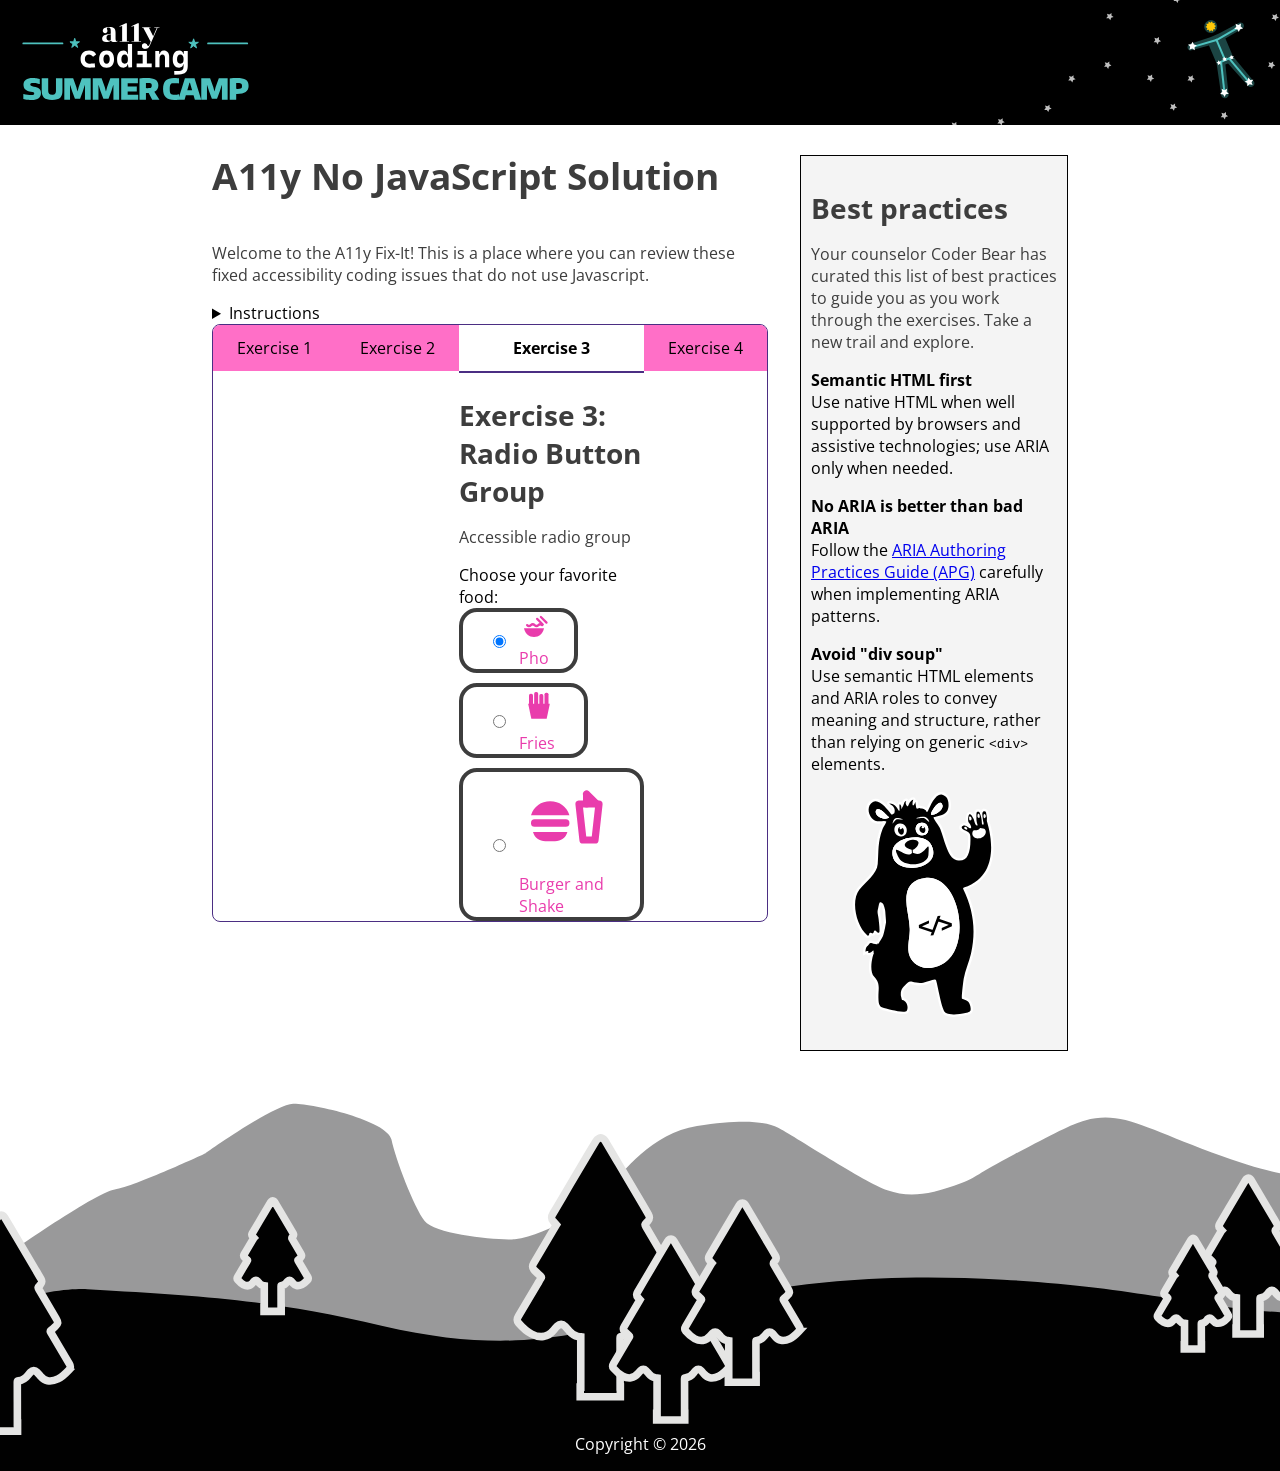
<file: html.html>
<!doctype html>
<html lang="en">
  <head>
    <meta charset="UTF-8" />
    <meta name="viewport" content="width=device-width, initial-scale=1.0" />
    <title>A11y Fixed</title>
    <meta http-equiv="X-UA-Compatible" content="ie=edge" />
    <script type="module" src="scripts/main.js"></script>
    <link rel="stylesheet" href="styles.css" />

    <link rel="preconnect" href="https://fonts.googleapis.com" />
    <link rel="preconnect" href="https://fonts.gstatic.com" crossorigin />
    <link
      href="https://fonts.googleapis.com/css2?family=Open+Sans:ital,wght@0,300..800;1,300..800&family=Rozha+One&display=swap"
      rel="stylesheet"
    />
    <link
      href="https://fonts.googleapis.com/css2?family=Material+Symbols+Outlined"
      rel="stylesheet"
    />
  </head>

  <body>
    <div class="grid-container">
      <header>
        <img
          class="left"
          src="./images/a11y-summer-camp-logo.svg"
          alt="A11y summer camp header image"
        />
        <img class="right" src="./images/header-constellation.svg" alt="" />
      </header>
      <div class="wrapper">
        <main class="exercises">
          <h1>A11y No JavaScript Solution</h1>
          <p>
            Welcome to the A11y Fix-It! This is a place where you can review
            these fixed accessibility coding issues that do not use Javascript.
          </p>
          <details>
            <summary
              id="instructions-summary"
              aria-controls="content-to-toggle"
            >
              Instructions
            </summary>

            <p>
              With each exercise you will be presented with an inaccessible
              component. Your task is to identify and fix the accessibility
              issues.
            </p>
          </details>

          <div
            class="tabs-container"
            role="tablist"
            aria-label="Exercises"
            id="tablist"
          >
            <details name="exercise-tabs">
              <summary>Exercise 1</summary>
              <!-- Exercise 1 -->
              <div
                role="tabpanel"
                id="exercise-1"
                aria-labelledby="exercise-1-tab"
                class="tab-content"
              >
                <h2>Exercise 1: Disclosure</h2>
                <p>Make the instruction disclosure accessible.</p>
              </div>
            </details>
            <!-- Exercise 2 -->
            <details
              name="exercise-tabs"
              role="tabpanel"
              id="exercise-2"
              aria-labelledby="exercise-2-tab"
            >
              <summary>Exercise 2</summary>
              <div class="tab-content">
                <h2>Exercise 2: Modal</h2>
                <p>Fixed modal:</p>
                <button id="open-modal-button">What is ARIA?</button>

                <div
                  role="dialog"
                  id="modal"
                  aria-modal="true"
                  aria-labelledby="modal-heading"
                  aria-hidden="true"
                  hidden
                >
                  <h2 id="modal-heading">ARIA</h2>
                  <p id="modal-description">
                    Accessible Rich Internet Applications (ARIA) provides roles,
                    states, and properties that help assistive technologies
                    understand custom web components when native HTML is not
                    enough. Use semantic HTML whenever possible and ARIA only
                    when needed. Learn more about ARIA and how to use it in the
                    following resources:
                  </p>
                  <ul>
                    <li>
                      <a
                        href="https://www.w3.org/WAI/standards-guidelines/aria/"
                        >WAI-ARIA specification</a
                      >
                    </li>
                    <li>
                      <a href="https://www.w3.org/WAI/ARIA/apg/patterns/"
                        >ARIA Authoring Practices Guide (APG)</a
                      >
                    </li>
                    <li>
                      <a
                        href="https://developer.mozilla.org/en-US/docs/Web/Accessibility/ARIA"
                        >MDN ARIA documentation</a
                      >
                    </li>
                  </ul>

                  <button id="close-modal-button">Close</button>
                </div>
              </div>
            </details>
            <!-- Exercise 3 -->
            <details
              name="exercise-tabs"
              open
              role="tabpanel"
              id="exercise-3"
              aria-labelledby="exercise-3-tab"
            >
              <summary>Exercise 3</summary>

              <div class="tab-content">
                <h2>Exercise 3: Radio Button Group</h2>
                <p>Accessible radio group</p>
                
                  <span id="food-label">Choose your favorite food:</span>
                  <div class="radio-group">
                   
                      <div class="radio-option">
                <input type="radio" name="food" id="pho" value="pho" class="radio-option" checked />
                <label for="pho"><svg xmlns="http://www.w3.org/2000/svg" viewBox="0 0 24 24" aria-hidden="true" class="food-icon">
                  <path fill="currentColor" d="M4 13h16c-.9 4.4-4.1 7-8 7s-7.1-2.6-8-7Z"></path>
                  <path d="M6.5 10.5c1 1 2 1 3 0s2-1 3 0 2 1 3 0 2-1 3 0" fill="none" stroke="currentColor" stroke-width="1.8" stroke-linecap="round" stroke-linejoin="round"></path>
                  <path d="M14.5 5.5 19 10M17.5 4 22 8.5" fill="none" stroke="currentColor" stroke-width="1.8" stroke-linecap="round" stroke-linejoin="round"></path>
                </svg>Pho</label>
                </div>
                <div class="radio-option">
                <input type="radio" name="food" id="fries" value="fries" class="radio-option" />
                <label for="fries"
                  ><svg
                    xmlns="http://www.w3.org/2000/svg"
                    viewBox="0 0 24 24"
                    aria-hidden="true"
                    class="food-icon"
                  >
                    <rect
                      x="6"
                      y="4"
                      width="2.4"
                      height="7"
                      rx="1"
                      fill="currentColor"
                    ></rect>
                    <rect
                      x="9.1"
                      y="3"
                      width="2.4"
                      height="8"
                      rx="1"
                      fill="currentColor"
                    ></rect>
                    <rect
                      x="12.2"
                      y="4.2"
                      width="2.4"
                      height="6.8"
                      rx="1"
                      fill="currentColor"
                    ></rect>
                    <rect
                      x="15.3"
                      y="3.4"
                      width="2.4"
                      height="7.6"
                      rx="1"
                      fill="currentColor"
                    ></rect>
                    <path
                      fill="currentColor"
                      d="M5.5 10h13l-1.9 9H7.4l-1.9-9Z"
                    ></path>
                    </svg>
                   Fries</label
                >
                    </div>
                <div class="radio-option">
                <input
                  type="radio"
                  name="food"
                  id="burger-shake"
                  value="burger-shake"
                  class="radio-option"
                />
                <label for="burger-shake"><svg xmlns="http://www.w3.org/2000/svg" viewBox="0 0 24 24" aria-hidden="true" class="food-icon">
                  <path fill="currentColor" d="M3 10.8c.7-2.2 2.5-3.5 4.8-3.5s4.1 1.3 4.8 3.5H3Z"></path>
                  <rect x="3" y="11.8" width="9.6" height="1.9" rx=".9" fill="currentColor"></rect>
                  <path fill="currentColor" d="M3.5 15h8.6c-.4 1.5-1.6 2.3-3.1 2.3H6.6c-1.5 0-2.7-.8-3.1-2.3Z"></path>
                  <path d="M15 8h5l-1 9h-3L15 8Z" fill="none" stroke="currentColor" stroke-width="1.8" stroke-linecap="round" stroke-linejoin="round"></path>
                  <path d="M16.9 5.5v2.5M16.9 5.5l2.4 2.4" fill="none" stroke="currentColor" stroke-width="1.8" stroke-linecap="round" stroke-linejoin="round"></path>
                </svg> Burger and Shake</label>
                </div>
                    
                  </div>
            </details>
            <!-- Exercise 4 -->
            <details
              name="exercise-tabs"
              role="tabpanel"
              id="exercise-4"
              aria-labelledby="exercise-4-tab"
            >
              <summary>Exercise 4</summary>
              <div class="tab-content">
                <h2>Exercise 4: Tab Set</h2>
                <p>These exercises are now grouped into a tab set.</p>
              </div>
            </details>
          </div>
        </main>
        <aside id="sidebar">
          <div>
            <h2>Best practices</h2>
            <p>
              Your counselor Coder Bear has curated this list of best practices
              to guide you as you work through the exercises. Take a new trail
              and explore.
            </p>
            <dl>
              <dt>Semantic HTML first</dt>
              <dd>
                Use native HTML when well supported by browsers and assistive
                technologies; use ARIA only when needed.
              </dd>

              <dt>No ARIA is better than bad ARIA</dt>
              <dd>
                Follow the
                <a href="https://www.w3.org/WAI/ARIA/apg/patterns/"
                  >ARIA Authoring Practices Guide (APG)</a
                >
                carefully when implementing ARIA patterns.
              </dd>

              <dt>Avoid "div soup"</dt>
              <dd>
                Use semantic HTML elements and ARIA roles to convey meaning and
                structure, rather than relying on generic
                <code>&lt;div&gt;</code> elements.
              </dd>
            </dl>
            <figure>
              <svg
                xmlns="http://www.w3.org/2000/svg"
                viewBox="0 0 300 475"
                role="img"
                aria-labelledby="coder-bear-title"
              >
                <title id="coder-bear-title">
                  Friendly, waving cartoon bear
                </title>
                <g>
                  <path
                    class="cls-2"
                    d="M288.04,61.73c.03-1.27.12-4.1.18-5.43.05-1.12-.09-1.83-.27-2.57-.12-.5-.33-1.35-.62-3.74-.05-.36-.09-.74-.13-1.11-.23-2.06-.49-4.39-1.43-6.48-1.5-3.33-4.43-5.25-8.06-5.25-2.87,0-5.29,1.16-6.88,3.22-1.9-1.88-3.96-2.13-6.2-2.22-.28-.01-.59-.02-.93-.04h-.32c-1.65,0-3.21.66-4.39,1.86-2.07,2.1-2.62,5.49-2.72,9.72-2.12-3.07-5.12-6.05-8.79-6.05-1.78,0-6.07.75-7.57,7.75-1.46,6.8-1.2,12.19.75,16.07-1.29-.5-2.64-.82-4.06-.83h-.07c-3.5,0-8.14,1.73-10.07,5.54-.87,1.72-1.86,5.26,1.29,9.53,1.69,2.28,4.39,3.44,7.26,4.66,5.34,2.28,8.59,3.99,8.75,8.64.91,26.36-3.82,36.98-7.94,41.24-2.4,2.49-5.43,3.7-9.24,3.7-1.6,0-3.36-.21-5.23-.63-11.46-2.57-18.54-25.01-24.24-43.04-2.76-8.73-5.36-16.98-8.37-23.03-1.52-3.06-4.1-6.79-6.6-10.4-1.07-1.54-2.27-3.27-3.24-4.78.79-.2,1.61-.39,2.45-.59,8.5-2.04,19.09-4.57,24.06-14.63,4.43-8.95,3.85-25.53-3.53-33.5-4.43-4.79-9.22-7.21-14.21-7.21v-.02c-13.35,0-22.57,16.47-30.09,33.27-3.41-2.47-8.04-4.05-11.03-4.05-.22,0-.44,0-.65.02-.89-.42-2.25-.95-3.9-.95-.51,0-1.08.05-1.71.19-.08-.52-.16-1.04-.23-1.51-.21-1.38-.43-2.8-.69-4.18-.2-1.04-.33-1.73-.45-2.24-.75-3.31-2.92-4.21-4.26-4.43-.05-.95-.34-1.86-.88-2.66-.97-1.45-2.62-2.31-4.4-2.31-2.84,0-6.66,2.77-9.6,6.15-.13-.49-.35-.99-.69-1.5-.94-1.41-2.53-2.26-4.24-2.26-1.58,0-2.73.68-3.84,1.34-3.6,2.14-4.4,4.77-5.1,7.09,0,.04-.03.09-.04.13-.96-.86-2.3-1.65-4.05-1.65-1.5,0-2.91.6-3.95,1.7-.95.99-1.46,2.19-1.71,3.69-2.06-2.04-4.56-3.96-7.6-5.31-2.51-1.12-5.29-1.78-7.42-1.78-3.86,0-5.3,2.31-5.74,3.3-1.92,4.33,2.19,6.93,3.94,8.05,2.04,1.29,5.12,3.25,6.26,5.96.58,1.39.68,3.03.3,4.99-.05-.06-.09-.12-.14-.18-8.34-10.59-20.93-26.58-34.57-26.59-2.74,0-5.38.65-7.83,1.94-8.78,4.61-13.1,14.46-11.27,25.72,1.69,10.39,9,21.77,21.51,23.8,1.62.26,3.28.39,5.09.39,1.95,0,3.76-.14,5.51-.28.67-.05,1.33-.11,1.98-.15-.16.27-.32.54-.47.8-1.66,2.81-3.55,5.99-4.66,8.99-7.97,21.62-8.57,36.72-9.27,54.21-.25,6.2-.5,12.61-1.09,19.87-1.07,13.19-11.85,24.13-23.26,35.72-4.68,4.75-9.52,9.66-13.66,14.78-9.47,11.7-12.64,30.89-8.68,52.63,3.77,20.71,13.28,39.3,25.43,49.72,1.32,1.13,3,1.75,4.73,1.75,3.21,0,6.01-2.06,6.99-5.07.83.31,1.7.47,2.59.47,2.82,0,5.33-1.6,6.55-4.03l.93.76c1.31,1.07,2.96,1.66,4.64,1.66,2.47,0,4.65-1.19,5.98-3.06-.72,2.49-1.39,4.31-1.96,5.3-.95,1.64-2.08,3.53-3.28,5.54-.85,1.42-1.77,2.96-2.71,4.56-1.32.07-2.52.58-3.43,1.43-.1-.02-.2-.04-.31-.07-2.28-.49-4.02-.96-5.41-1.34-1.99-.55-3.43-.94-4.96-.94-4.14,0-6.09,3.02-6.74,4.01-.25.39-.46.71-.63.99-.51.79-1.36,1.78-2.57,2.97-.42.41-.92.91-1.52,1.5-3.57,3.54-4.06,10.66-4.11,13.56l-.13,7.95,6.5-2.99c1.23,1.87,3.37,2.94,5.92,2.94,1.06,0,2.16-.18,3.27-.52-.39,1.29-.71,2.52-.97,3.7-3.21,14.68-4.97,34.4,4.92,44.96,8.71,9.3,8.33,16.07,7.71,27.29-.23,4.22-.5,8.99-.28,14.48v.13c.31,7.78.77,19.53,11.88,23.31,5.6,1.9,30.99,8.99,44.66,8.99,3.94,0,9.45-.48,11.83-4.68,3.08-5.42,3.01-13.1-.18-19.56-2.3-4.67-5.94-7.99-10.21-9.41-.14-.51-.3-1.19-.5-2.09-.06-.27-.11-.48-.14-.62l-.71-2.87c-.54-9.88,1.91-12.23,9.88-19.88,1.05-1.01,2.18-2.09,3.38-3.27.22-.2,1.09-.56,2.03-.56.31,0,.48.04.52.05,7.77,2.18,13.83,3.2,19.05,3.2,6.57,0,11.49-1.58,17.2-3.41,3.44-1.1,7.27-2.33,12.23-3.49,1.28,4.68,2.74,11.48,4.28,18.62,5.74,26.61,10,44.42,16.68,49.41,4.96,3.7,15.66,4.51,19.37,4.51.65,0,1.25-.02,1.8-.05,6.13-.4,17.88-2.24,23.83-3.31,5.93-1.07,10.68-2.2,13.38-6.21,2.48-3.68,2.16-8.39.92-14.33-2.72-12.97-11.87-15.79-16.78-17.31-.24-.07-.5-.16-.77-.24.18-7.8,3.11-33.05,3.97-37.94,1.64-9.32,4.66-18.2,7.85-27.61,2.66-7.85,5.42-15.96,7.27-24.29,10.48-47.09,5.6-89.94-15.35-134.58,18.01-6.51,32-16.81,41.63-30.63,8.35-11.99,13.44-26.68,15.12-43.66,2.01-20.24-.79-43.4-8.32-68.82ZM62.6,266.86c-.37-3.99-.96-6.96-1.44-9.35-.91-4.56-1.37-6.84.34-12.54.62-2.07,1.01-4.02,1.35-5.73.06-.29.12-.61.19-.94,1.4,2.99,3.85,11.61,3.67,15.47v.62l1.3,16.96c.06.85.03,1.69-.11,2.51-1.14,6.72-2.35,12.77-3.5,17.59.28-6.56-.7-14.95-1.37-20.68-.18-1.58-.34-2.94-.43-3.91ZM235.17,201.09c-1.38.46-2.03,1.91-1.39,3.22,21.07,43.58,26.92,86.19,16.27,134.03-3.93,17.66-12.01,34.26-15.16,52.12-.92,5.18-5.1,40.3-3.78,41.94,2.35,2.93,14.42,1.24,17.39,15.43,2.33,11.14.14,12.71-10.29,14.59-5.93,1.07-17.5,2.87-23.27,3.25-.44.03-.94.04-1.48.04-4.88,0-13.24-1.17-16.38-3.51-8.31-6.2-15.15-52.87-19.88-67.91-.31-.97-1.26-1.58-2.27-1.58-.17,0-.34.02-.51.05-15.24,3.24-20.78,7.32-30.73,7.32-4.54,0-9.99-.85-17.7-3.01-.58-.16-1.21-.24-1.87-.24-2.01,0-4.24.72-5.53,1.99-10.68,10.48-15.55,13.32-14.73,27.23,0,.16.03.31.07.46l.76,3.07c.22.92,1.15,5.71,2.09,5.84,9.33,1.29,13.63,14.83,9.45,22.19-.87,1.54-3.64,2.15-7.48,2.15-12.7,0-37.07-6.69-43.05-8.72-7.9-2.69-8.19-11.25-8.49-18.9-.78-19.87,5.04-30.23-8.78-44.98-8.33-8.9-6.56-27.33-3.69-40.47.66-3,1.75-6.17,3.04-9.38-.46-.56-.79-.97-.79-.97,0,0,.55-3.8-.82-3.8-.44,0-1.09.4-2.02,1.46-2.04,2.31-4.78,3.46-6.6,3.46-1.58,0-2.47-.87-1.59-2.59.65-1.29.17-1.71-.75-1.71-1.72,0-4.95,1.49-4.95,1.49,0,0,.12-7.6,2.63-10.09,4.28-4.24,3.39-3.18,5.41-6.3.81-1.25,1.47-1.73,2.53-1.73,1.59,0,4.09,1.06,9.33,2.18,1.95.41,3.18.57,3.95.57,2.6,0-.18-1.83,1.15-1.83h.13c.72.05,1.36.32,2.05.63,2.91-5.03,5.74-9.62,7.82-13.22,3.14-5.43,6.49-24.12,7.51-30.12.21-1.23.26-2.48.17-3.73l-1.3-16.96c.27-5.81-3.69-18.49-5.34-19.72-2.26-1.69-3.83-2.41-4.96-2.41-3.15,0-2.88,5.61-4.69,11.65-3.08,10.26-.13,12.44.92,23.79.45,4.86,2.4,17.75,1.67,25.67-.12,1.27-1.19,2.08-2.32,2.08-.51,0-1.03-.17-1.47-.53l-4.04-3.3c-.44-.36-.96-.53-1.47-.53-1.01,0-1.99.66-2.27,1.77l-.6,2.43c-.27,1.07-1.23,1.77-2.26,1.77-.28,0-.56-.05-.84-.16l-2.76-1.07c-.28-.11-.56-.16-.84-.16-1.04,0-2,.7-2.27,1.78l-.59,2.41c-.27,1.11-1.27,1.79-2.29,1.79-.52,0-1.04-.17-1.48-.55C10.19,280.49-.63,227.91,17.66,205.32c13.97-17.26,36.32-32.26,38.02-53.24,2.28-28.24-.34-44.51,10.07-72.75,1.77-4.81,6.32-10.89,7.44-14.17.74-2.17-.07-2.37-1.23-2.37-.27,0-.55.01-.84.01-.18,0-.36,0-.53-.02-.64-.05-1.28-.07-1.92-.07-3.28,0-6.51.53-9.96.53-1.39,0-2.82-.09-4.29-.32-17.78-2.88-24.78-31.72-8.72-40.15,1.8-.94,3.64-1.37,5.51-1.37,12.14,0,25.22,17.9,32.4,26.9.45.57,1.12.86,1.79.86.52,0,1.04-.17,1.48-.51,1.06-.82,2.24-1.45,3.35-2.2.93-3,1.48-6.69,0-10.22-2.7-6.42-10.72-8.96-10.24-10.04.1-.22.53-.34,1.17-.34,1.25,0,3.31.43,5.39,1.35,7.68,3.41,11.31,11.49,13.25,14.01.48-.21.94-.45,1.42-.64,0-.07.02-.1.01-.18.05-5.26-.94-12.83.61-12.83.37,0,.87.42,1.57,1.39,2.53,3.52.91,8.8,1.34,8.8.19,0,.78-1.04,2.31-3.73,4.98-8.76,2.9-10.57,6.54-12.73.74-.44,1.12-.64,1.28-.64.63,0-2.21,3.17-.2,7.3,1.23,2.52,2.16,3.8,3.04,3.8s1.77-1.42,2.82-4.32c1.71-4.69,7.5-9.17,8.86-9.17.28,0,.37.19.2.6-1.7,4.13-2.22,11.25-.16,11.25.38,0,.84-.24,1.4-.78,2.51-2.41,2.71-6.17,2.99-6.17.13,0,.27.74.64,2.68.74,3.9,1.16,8.65,2.11,10.83.85.14,1.71.17,2.55.34,1.07-1.23,2.03-1.61,2.88-1.61,1.44,0,2.57,1.1,3.38,1.1.09,0,.17-.01.25-.04.25-.09.56-.13.93-.13,3.43,0,11.23,3.67,10.74,7.18.21.06.43.09.64.09.88,0,1.72-.49,2.1-1.36,5-11.52,15-35.11,27.64-35.13,3.34.01,6.87,1.66,10.53,5.61,5.78,6.24,6.37,20.49,2.72,27.88-4.85,9.8-17.04,10.71-26.17,13.37-1.52.44-3.61-.77-2.38,2.59,1.41,3.85,9.09,13.23,11.89,18.88,9.47,19.09,15.65,64.16,35.99,68.73,2.25.5,4.36.76,6.33.76,16.41,0,23.3-17.38,22.18-50.11-.41-11.97-14.23-12.36-16.99-16.1-3.6-4.88,1.99-7.1,4.75-7.1h.04c4.36.03,9.6,6.2,12.15,6.2.32,0,.59-.1.82-.31,2.1-1.99-.19-7.04-3.49-10.9s-1.83-11.52-1.26-14.17c.6-2.81,1.59-3.8,2.68-3.8,2.29,0,5.02,4.35,5.62,5.37.43.79,1.28,2.35,2.12,3.89.51.94,1.35,3.54,1.55,4.59.67,3.46,2.82,8.78,5.22,9.26.39.08.7.12.94.12,2.57,0-2.18-4.41-1.65-16.26.1-2.3-.71-12.5,2.09-12.5h.06c2.88.15,3.45-.14,4.75,1.97.27.43.66,1.73,1.83,5.38,2.4,7.45,2.56,13.89,2.65,15.67.09,1.88.34,3.87,2.23,4.15.06,0,.11,0,.16,0,1.71,0,1.4-4.22.83-5.13-.17-.27-1.18-5.24-1.29-6.64-.1-1.42-1.12-8.72-.98-10.24.18-1.84-.05-6.12,4.07-6.12s4.16,4.54,4.65,8.46c.59,4.76.92,4.31.86,5.47-.08,1.66-.22,6.28-.19,6.36,6.54,21.87,31.67,112.23-47.83,138.64Z"
                  />
                  <path
                    class="cls-1"
                    d="M235.17,201.09c79.5-26.41,54.37-116.77,47.83-138.64-.03-.08.11-4.7.19-6.36.06-1.16-.27-.71-.86-5.47-.49-3.92-.54-8.46-4.65-8.46s-3.89,4.28-4.07,6.12c-.14,1.52.88,8.82.98,10.24.11,1.4,1.12,6.37,1.29,6.64.57.91.88,5.13-.83,5.13-.05,0-.1,0-.16,0-1.89-.28-2.14-2.27-2.23-4.15-.09-1.78-.25-8.22-2.65-15.67-1.17-3.65-1.56-4.95-1.83-5.38-1.3-2.11-1.87-1.82-4.75-1.97h-.06c-2.8,0-1.99,10.2-2.09,12.5-.53,11.85,4.22,16.26,1.65,16.26-.24,0-.55-.04-.94-.12-2.4-.48-4.55-5.8-5.22-9.26-.2-1.05-1.04-3.65-1.55-4.59-.84-1.54-1.69-3.1-2.12-3.89-.6-1.02-3.33-5.37-5.62-5.37-1.09,0-2.08.99-2.68,3.8-.57,2.65-2.04,10.31,1.26,14.17s5.59,8.91,3.49,10.9c-.23.21-.5.31-.82.31-2.55,0-7.79-6.17-12.15-6.2h-.04c-2.76,0-8.35,2.22-4.75,7.1,2.76,3.74,16.58,4.13,16.99,16.1,1.12,32.73-5.77,50.11-22.18,50.11-1.97,0-4.08-.26-6.33-.76-20.34-4.57-26.52-49.64-35.99-68.73-2.8-5.65-10.48-15.03-11.89-18.88-1.23-3.36.86-2.15,2.38-2.59,9.13-2.66,21.32-3.57,26.17-13.37,3.65-7.39,3.06-21.64-2.72-27.88-3.66-3.95-7.19-5.6-10.53-5.61-12.64.02-22.64,23.61-27.64,35.13-.38.87-1.22,1.36-2.1,1.36-.21,0-.43-.03-.64-.09.49-3.51-7.31-7.18-10.74-7.18-.37,0-.68.04-.93.13-.08.03-.16.04-.25.04-.81,0-1.94-1.1-3.38-1.1-.85,0-1.81.38-2.88,1.61-.84-.17-1.7-.2-2.55-.34-.95-2.18-1.37-6.93-2.11-10.83-.37-1.94-.51-2.68-.64-2.68-.28,0-.48,3.76-2.99,6.17-.56.54-1.02.78-1.4.78-2.06,0-1.54-7.12.16-11.25.17-.41.08-.6-.2-.6-1.36,0-7.15,4.48-8.86,9.17-1.05,2.9-1.9,4.32-2.82,4.32s-1.81-1.28-3.04-3.8c-2.01-4.13.83-7.3.2-7.3-.16,0-.54.2-1.28.64-3.64,2.16-1.56,3.97-6.54,12.73-1.53,2.69-2.12,3.73-2.31,3.73-.43,0,1.19-5.28-1.34-8.8-.7-.97-1.2-1.39-1.57-1.39-1.55,0-.56,7.57-.61,12.83.01.08-.01.11-.01.18-.48.19-.94.43-1.42.64-1.94-2.52-5.57-10.6-13.25-14.01-2.08-.92-4.14-1.35-5.39-1.35-.64,0-1.07.12-1.17.34-.48,1.08,7.54,3.62,10.24,10.04,1.48,3.53.93,7.22,0,10.22-1.11.75-2.29,1.38-3.35,2.2-.44.34-.96.51-1.48.51-.67,0-1.34-.29-1.79-.86-7.18-9-20.26-26.9-32.4-26.9-1.87,0-3.71.43-5.51,1.37-16.06,8.43-9.06,37.27,8.72,40.15,1.47.23,2.9.32,4.29.32,3.45,0,6.68-.53,9.96-.53.64,0,1.28.02,1.92.07.17.02.35.02.53.02.29,0,.57-.01.84-.01,1.16,0,1.97.2,1.23,2.37-1.12,3.28-5.67,9.36-7.44,14.17-10.41,28.24-7.79,44.51-10.07,72.75-1.7,20.98-24.05,35.98-38.02,53.24-18.29,22.59-7.47,75.17,16.08,95.44.44.38.96.55,1.48.55,1.02,0,2.02-.68,2.29-1.79l.59-2.41c.27-1.08,1.23-1.78,2.27-1.78.28,0,.56.05.84.16l2.76,1.07c.28.11.56.16.84.16,1.03,0,1.99-.7,2.26-1.77l.6-2.43c.28-1.11,1.26-1.77,2.27-1.77.51,0,1.03.17,1.47.53l4.04,3.3c.44.36.96.53,1.47.53,1.13,0,2.2-.81,2.32-2.08.73-7.92-1.22-20.81-1.67-25.67-1.05-11.35-4-13.53-.92-23.79,1.81-6.04,1.54-11.65,4.69-11.65,1.13,0,2.7.72,4.96,2.41,1.65,1.23,5.61,13.91,5.34,19.72l1.3,16.96c.09,1.25.04,2.5-.17,3.73-1.02,6-4.37,24.69-7.51,30.12-2.08,3.6-4.91,8.19-7.82,13.22-.69-.31-1.33-.58-2.05-.63h-.13c-1.33,0,1.45,1.83-1.15,1.83-.77,0-2-.16-3.95-.57-5.24-1.12-7.74-2.18-9.33-2.18-1.06,0-1.72.48-2.53,1.73-2.02,3.12-1.13,2.06-5.41,6.3-2.51,2.49-2.63,10.09-2.63,10.09,0,0,3.23-1.49,4.95-1.49.92,0,1.4.42.75,1.71-.88,1.72,0,2.59,1.59,2.59,1.82,0,4.56-1.15,6.6-3.46.93-1.06,1.58-1.46,2.02-1.46,1.37,0,.82,3.8.82,3.8,0,0,.33.41.79.97-1.29,3.21-2.38,6.38-3.04,9.38-2.87,13.14-4.64,31.57,3.69,40.47,13.82,14.75,8,25.11,8.78,44.98.3,7.65.59,16.21,8.49,18.9,5.98,2.03,30.35,8.72,43.05,8.72,3.84,0,6.61-.61,7.48-2.15,4.18-7.36-.12-20.9-9.45-22.19-.94-.13-1.87-4.92-2.09-5.84l-.76-3.07c-.04-.15-.07-.3-.07-.46-.82-13.91,4.05-16.75,14.73-27.23,1.29-1.27,3.52-1.99,5.53-1.99.66,0,1.29.08,1.87.24,7.71,2.16,13.16,3.01,17.7,3.01,9.95,0,15.49-4.08,30.73-7.32.17-.03.34-.05.51-.05,1.01,0,1.96.61,2.27,1.58,4.73,15.04,11.57,61.71,19.88,67.91,3.14,2.34,11.5,3.51,16.38,3.51.54,0,1.04-.01,1.48-.04,5.77-.38,17.34-2.18,23.27-3.25,10.43-1.88,12.62-3.45,10.29-14.59-2.97-14.19-15.04-12.5-17.39-15.43-1.32-1.64,2.86-36.76,3.78-41.94,3.15-17.86,11.23-34.46,15.16-52.12,10.65-47.84,4.8-90.45-16.27-134.03-.64-1.31,0-2.76,1.39-3.22ZM71.18,57.74h0c-.35.01-.7,0-1.06-.03-.09,0-.18,0-.28-.02-.28-.01-.56-.04-.84-.08-.54-.05-1.08-.14-1.62-.25-.31-.05-.62-.12-.92-.2-.33-.07-.66-.16-.98-.26-.15-.03-.3-.07-.44-.12-.31-.1-.62-.2-.93-.3-.01,0-.03-.01-.05-.02-.22-.08-.44-.16-.65-.25-.17-.05-.33-.12-.49-.18l-.15-.06c-.06-.03-.13-.05-.19-.09-.27-.11-.54-.22-.81-.35-.48-.21-.95-.44-1.41-.69-.15-.09-.31-.17-.46-.25-.16-.09-.32-.19-.48-.28-.44-.26-.86-.54-1.27-.82-.01-.01-.03-.02-.05-.04-.47-.31-.91-.65-1.34-1-.2-.16-.41-.33-.6-.5,0-.02-.03-.03-.04-.04-.2-.17-.39-.34-.57-.53-1.21-1.15-2.2-2.42-2.88-3.76-.1-.21-.2-.42-.29-.63-.08-.18-.16-.37-.22-.56-.02-.05-.04-.1-.05-.15-.06-.17-.11-.34-.16-.51-.03-.09-.05-.18-.07-.28-.04-.15-.08-.31-.1-.46-.02-.07-.03-.14-.04-.22-.03-.19-.05-.37-.07-.56-.02-.23-.03-.46-.03-.69,0-.27.01-.54.04-.82.06-1.91.73-3.55,2.63-4.28.72-.27,1.46-.4,2.23-.4.27,0,.55.02.83.05.46.05.93.14,1.4.27.25.07.51.15.76.24.23.08.46.17.69.27.06.02.12.05.18.08.15.06.31.13.47.22.21.1.42.21.64.32.21.11.42.23.64.35.21.12.42.25.64.38,1.71,1.05,3.43,2.42,5.12,3.9.21.18.42.37.63.56.21.18.42.37.63.57,1.49,1.36,2.93,2.78,4.29,4.1.17.17.33.33.5.5,1.31,1.28,2.54,2.47,3.64,3.43.13.12.25.23.38.33.5.42.96.79,1.4,1.1-2.03,2.1-4.98,3.01-8.2,3.01ZM178.36,29.03c.27-.26.53-.51.8-.76,2.39-2.2,4.78-3.63,6.79-3.63.25,0,.49.02.73.07.09.02.18.04.27.07.11.02.21.06.32.1.01-.01.01,0,.01,0,.08.02.15.06.22.1t.02.01c.07.03.14.07.2.1.52.28.99.72,1.41,1.31,6.95,9.85-10.56,22.97-20.75,22.97h-.01c-.5,0-.99-.03-1.45-.1,0-.02-.01-.04-.01-.06-.4-3.87,5.42-14.22,11.45-20.18ZM138.25,69.8c.13-.14.27-.27.41-.41.42-.39.87-.75,1.37-1.09.65-.44,1.38-.83,2.17-1.16,1.39-.57,2.99-.94,4.81-1.06.32-.02.63-.03.94-.03.54,0,1.06.03,1.56.09.22.02.45.06.67.09.71.13,1.39.3,2.04.53.37.13.72.28,1.07.45.2.1.4.2.59.31.19.1.38.2.57.31.21.13.41.25.61.39.27.19.54.39.8.6s.51.43.75.66c.2.18.39.37.57.57.08.08.16.16.22.24.13.15.26.3.39.46.08.1.16.2.24.3.02.02.04.05.06.08.16.2.31.42.45.63.16.24.32.48.46.73.05.07.09.13.12.2.15.26.29.52.42.78.09.18.17.36.25.55.07.15.13.29.19.44.14.33.26.66.37.99.06.2.13.4.18.61.12.4.22.82.3,1.23.05.26.1.52.13.78.05.3.08.6.11.9.01.12.02.24.02.36.02.29.03.57.03.86,0,5.81-3.5,11.35-11.49,12.1-.49.05-.98.07-1.45.07-.24,0-.47-.01-.7-.02-.23-.01-.46-.02-.68-.05-.22-.02-.44-.04-.65-.08h-.03c-.16-.02-.31-.05-.47-.08-.89-.16-1.73-.41-2.52-.74-.19-.08-.38-.16-.56-.25-.31-.14-.6-.3-.89-.47-.29-.16-.57-.34-.84-.53,0,0,0,.01-.01,0-.27-.19-.52-.38-.76-.58-.01,0-.02-.01-.03-.02-.25-.2-.49-.42-.73-.64-.21-.2-.41-.41-.62-.63-.47-.52-.9-1.07-1.28-1.65-.17-.25-.33-.51-.48-.78-.12-.2-.23-.4-.33-.61-.07-.13-.14-.27-.2-.4-.25-.52-.46-1.06-.65-1.6-.01-.03-.02-.07-.03-.1-.1-.29-.18-.58-.26-.87-.09-.36-.17-.71-.24-1.06-.05-.28-.1-.56-.13-.84-.05-.36-.09-.72-.1-1.07-.02-.28-.03-.57-.03-.85,0-3.19,1.05-6.32,3.29-8.64ZM110.79,158.27c-.51-.14-1.02-.29-1.52-.45-.46-.14-.91-.28-1.35-.44-1.25-.43-2.48-.92-3.66-1.45-.16-.07-.31-.14-.47-.22-.26-.13-.52-.25-.78-.38-.25-.12-.51-.25-.76-.39-.51-.26-1-.54-1.49-.83-.24-.13-.48-.28-.72-.43-.24-.15-.48-.3-.71-.46-.23-.14-.46-.29-.68-.46-.51-.35-1.01-.71-1.49-1.09-.18-.13-.35-.27-.52-.42-.92-.74-1.78-1.54-2.59-2.38-.14-.14-.28-.29-.41-.44-.31-.32-.6-.66-.88-1-.25-.28-.48-.58-.71-.88-.02-.02-.03-.05-.05-.07-.27-.36-.54-.72-.79-1.09-.04-.06-.08-.12-.12-.18-.22-.32-.43-.65-.63-.99-.23-.37-.45-.75-.66-1.14-.01-.02-.02-.04-.03-.06-.22-.41-.43-.82-.62-1.24-.16-.32-.3-.65-.44-.98-.07-.15-.13-.3-.18-.45-.16-.39-.31-.79-.45-1.2-.04-.1-.08-.19-.1-.29-.12-.34-.23-.69-.32-1.03-.09-.3-.17-.6-.25-.91-.1-.38-.19-.75-.26-1.13-.04-.18-.08-.37-.11-.56-.06-.3-.12-.6-.16-.91-.06-.36-.11-.71-.16-1.08-.05-.38-.09-.76-.11-1.14-.03-.24-.04-.48-.05-.72-.03-.3-.05-.59-.05-.89-.02-.44-.03-.88-.03-1.33,0-1.67.11-3.4.35-5.21,2.01-15.23,19.68-23.8,33.31-26.15,4.12-.71,8.65-1.16,13.24-1.16,1.34,0,2.69.04,4.03.12.37.02.74.05,1.11.08.39.03.79.06,1.18.1.26.02.52.05.78.08.35.04.7.08,1.05.13.4.05.8.11,1.2.17.37.05.73.11,1.1.18.38.06.76.13,1.14.21.66.13,1.31.27,1.96.43,1.07.26,2.13.55,3.17.89.29.09.58.19.87.29.02.01.04.01.06.02.29.1.57.21.85.32.5.18.99.38,1.47.59.28.11.56.23.83.36,1.31.6,2.56,1.27,3.76,2.04.26.16.52.32.77.5.32.21.64.44.96.67.43.31.84.64,1.24.98.19.15.38.31.57.48.25.21.5.44.74.67.16.15.32.3.47.46.19.18.37.37.54.56.46.47.89.95,1.29,1.46.19.23.37.46.55.69.24.3.46.61.68.93.05.06.09.13.13.19.16.23.32.47.47.72.1.15.19.3.28.46.17.27.34.55.49.83.22.38.42.77.62,1.17,14.51,29.3-14.5,46.81-41.8,46.81-.63,0-1.26-.01-1.89-.03-.41-.01-.83-.03-1.24-.05-.52-.02-1.04-.06-1.56-.1h-.02c-.46-.03-.92-.07-1.37-.12-.18-.01-.35-.03-.52-.05-.39-.04-.78-.09-1.17-.14-.42-.05-.85-.11-1.27-.18-1.68-.25-3.34-.58-4.96-.99-.39-.09-.77-.19-1.15-.3ZM168.43,368.07c-1.59.23-3.17.39-4.75.48-.99.06-1.97.09-2.95.09h-.01c-.98.01-1.96-.02-2.94-.08-.02-.01-.03-.01-.05-.01-7.36-.44-14.48-2.57-20.77-6.74-3.32-2.2-6.4-4.97-9.17-8.36-.28-.32-.53-.64-.79-.97-.18-.23-.36-.46-.52-.7-.17-.23-.34-.46-.5-.7-.17-.23-.33-.47-.48-.7-.2-.3-.4-.6-.58-.9-2.24-3.62-3.67-7.46-4.53-11.43l-.03-.18c-1.11-5.22-1.23-10.67-.91-16.18.59-10.4,2.79-20.99,2.97-30.5.03-1.44.02-2.89-.02-4.33,0-.02,0-.04,0-.06-.7-26.02-11.37-52.45-5.41-76.27.59-2.36,1.34-4.56,2.23-6.6.19-.45.39-.9.61-1.34,1.88-3.92,4.32-7.24,7.24-10.02,6.78-6.48,16.12-10.06,27.03-11.49,2.17-.28,4.3-.42,6.38-.42,66.15,0,90.97,139.6,34.52,177.04-8.03,5.32-17.25,9.01-26.53,10.37h-.04Z"
                  />
                  <path
                    class="cls-2"
                    d="M54.31,38.46c-1.9.73-2.57,2.37-2.63,4.28-.82,7.85,10.43,15.01,19.5,15.01h0c3.22-.01,6.17-.92,8.2-3.02-5.35-3.77-15.11-16.68-22.84-16.67-.77,0-1.51.13-2.23.4ZM56.67,43.07c3.28.14,9.26,5.93,12.99,9.59-4.09-.46-8.71-2.68-11.26-5.52-.72-.8-1.9-2.37-1.75-3.89l.02-.18Z"
                  />
                  <path
                    class="cls-2"
                    d="M167.74,113.42c-6.35-12.81-20.67-16.78-34.36-16.78-4.59,0-9.12.45-13.24,1.16-13.63,2.35-31.3,10.92-33.31,26.15-3.33,25.16,17.34,36.28,39.11,36.28,27.3,0,56.31-17.51,41.8-46.81ZM91.78,124.61c1.57-11.84,16.24-19.64,29.21-21.88,4.18-.72,8.35-1.09,12.39-1.09,10.47,0,24.14,2.43,29.88,14,4.35,8.77,4.47,16.57.36,23.19-6.09,9.81-21.23,16.4-37.68,16.4-12.53,0-23.1-3.86-29.01-10.6-4.5-5.13-6.23-11.87-5.15-20.02Z"
                  />
                  <path
                    class="cls-2"
                    d="M148.18,92.36c.47,0,.96-.02,1.45-.07,17.47-1.63,13.49-26.24-1.68-26.24-.31,0-.62.01-.94.03-17.75,1.16-14.64,26.28,1.17,26.28ZM147.95,71.05c5.04,0,7.96,4.48,8.16,8.7.1,2.07-.39,6.95-6.94,7.57-.33.03-.67.05-.99.05h0c-5.82-.01-8.1-5.16-8.22-8.62-.07-2.16.51-7.23,7.37-7.68.21-.01.41-.02.62-.02Z"
                  />
                  <path
                    class="cls-2"
                    d="M168.37,49.37h.01c10.19,0,27.7-13.12,20.75-22.97-.86-1.22-1.95-1.76-3.18-1.76-7.34,0-19.7,19.13-19.03,24.63.46.07.95.1,1.45.1ZM174.32,42.85c.85-1.55,1.92-3.29,3.25-5.13,3.53-4.9,6.43-7.18,7.82-7.85.37.75.62,2-.44,4.04-1.9,3.67-6.39,7.07-10.64,8.95h.01Z"
                  />
                  <path
                    class="cls-2"
                    d="M119.95,97.72c16.4-2.83,39.71-1.76,47.6,15.62,21.98,48.41-88.06,65.66-80.91,10.53,1.98-15.23,19.68-23.8,33.31-26.15h0Z"
                  />
                  <path
                    class="cls-2"
                    d="M146.81,66c15.94-1.05,20.45,24.55,2.63,26.21-17.06,1.59-20.9-25.01-2.63-26.21Z"
                  />
                  <path
                    class="cls-2"
                    d="M188.95,26.32c7.29,10.34-12.35,24.27-22.2,22.87-.79-6.42,16.19-31.4,22.2-22.87Z"
                  />
                  <path
                    class="cls-2"
                    d="M54.12,38.38c7.98-3.05,19.19,12.12,25.07,16.27-7.73,8.02-28.81-1.36-27.7-12,.06-1.91.73-3.55,2.63-4.28h0Z"
                  />
                  <path
                    d="M142.67,80.8c-.31-2.6.82-6.48,3.65-7.71,2.99-1.3,5.99,1.17,7.25,3.07,2.29,3.45,1.71,9.27-.96,10.94-3.05,1.91-9.34-1.32-9.95-6.3h.01Z"
                  />
                  <path
                    class="cls-2"
                    d="M147.62,74.32c1.11-1.21.96-1.87,1.56-2.05.96-.3,2.16,1.2,2.28,1.36.29.37.93,1.16.79,2.2-.02.19-.1.68-.46,1.1-.8.93-2.44.83-3.49.28-.71-.38-1.59-1.19-1.46-1.94.06-.33.28-.4.78-.95h0Z"
                  />
                  <path
                    class="cls-2"
                    d="M147.65,53.75s4.74-.47,8.25,1.05c3.59,1.55,5.04,4.75,5.04,4.75,0,0,2.87,5.21,1.88,4.95-.99-.26-5.61-4.48-6.25-5.13-1.95-1.98-3.58-3.48-9.28-3-2.35.2-11.06,1.44-11.03.33.03-1.11,11.39-2.94,11.39-2.94h0Z"
                  />
                  <path
                    class="cls-2"
                    d="M264.96,80.87c-5.68,2.21-8.19-.04-10.35,1.99-1.81,1.7-1.6,4.16-1.83,5.78-.14,1.04.11,3.64,2.67,6.91,3.47,4.41,10.64,3.06,12.37,3.03,1.45-.02,7.76-1.92,11.34-7.57,3.16-4.98,1.57-8.47-.3-11.31-.9-1.38-6.12-2.52-9.54-2.63-1.65-.05-1.01,2.49-4.37,3.79h.01Z"
                  />
                  <path
                    d="M128.58,122.45l.14,6.41c26.92,13.78,35.75-39.46,32.6,4.46-1.62,22.55-51.19,26.38-61.39,6.42-20.55-40.25,14.35,4.03,27.08-10.79l-.62-6.44c-35.58-10.13,5.75-30.21,13.9-16.19,2.56,4.41-6.64,16.18-11.73,16.13h.02Z"
                  />
                  <path
                    class="cls-2"
                    d="M265.1,47.63c-1.25.17-1.48,2.53-1.56,3.51h0c-.12,1.59-.19,2.7.57,3.69.69.89,2.04,1.67,2.97,1.27,1.46-.62,1.32-3.87.85-5.81-.47-1.9-1.8-2.8-2.83-2.66Z"
                  />
                  <path
                    class="cls-2"
                    d="M240.26,75.41c-.12-.08-.47-.46-1.93-.73h.01c-1.35-.26-1.89.28-2.48,1.27-.47.78.44,2.14.61,2.33,1.61,1.84,4.48,2.92,5.27,2.09.91-.95.47-3.02.18-3.37-.8-1.01-1.26-1.3-1.66-1.59Z"
                  />
                  <path
                    class="cls-2"
                    d="M249.37,53.77c-.9-.58-2.36-.84-3.03-.19-.37.36-.38.86-.28,2.27h-.01c.21,3.14.33,4.72.95,5.12.93.6,2.46.23,3.32-.57,1.75-1.63,1.02-5.36-.95-6.63Z"
                  />
                  <path
                    class="cls-2"
                    d="M280.99,51.88c-.15-2.26-2.2-4.37-3.42-4.07-.95.24-1.27,1.91-1.41,2.65h0c-.49,2.53.26,5.91,1.65,6.13,1.29.21,3.35-2.27,3.18-4.71Z"
                  />
                  <path
                    class="cls-2"
                    d="M101.69,67.83c-17.23,1.65-13.73,27.74,2.86,26.82,17.82-.99,13.89-28.42-2.86-26.82Z"
                  />
                  <path
                    class="cls-2"
                    d="M98.87,58.9c1.88.15,8.9,1.24,8.83.11s-9.22-2.76-9.22-2.76h0s-3.81-.38-6.55,1.24c-2.8,1.66-3.83,4.94-3.83,4.94,0,0-2.08,5.37-1.3,5.08.78-.29,4.3-4.68,4.79-5.36,1.48-2.06,2.72-3.62,7.29-3.25Z"
                  />
                  <path
                    d="M108.54,78.17h0c-.5-.65-1.17-1.27-1.93-1.78.12.63-.21,1.46-.59,1.99-.69.98-2.12,1.81-3.26,1.35-.52-.21-.81-.62-.92-.78-.6-.87-.4-1.87-.3-2.34.02-.13.19-.92.55-1.53-.51.06-1.01.2-1.48.44-2.88,1.48-3.03,5.72-2.47,8.12,1.01,4.37,5.59,8.13,8.52,7.18,3.35-1.09,5.1-8.54,1.89-12.65Z"
                  />
                </g>
                <a
                  href="./fixed/index.html"
                  aria-label="Link to the fixed version"
                >
                  <path
                    id="belly"
                    class="cls-2 belly"
                    d="M160.48,180.66c-2.08,0-4.21.14-6.38.42-10.91,1.43-20.25,5.01-27.03,11.49-2.92,2.78-5.36,6.1-7.24,10.02-.22.44-.42.89-.61,1.34-.89,2.04-1.64,4.24-2.23,6.6-5.96,23.82,4.71,50.25,5.41,76.27,0,.02,0,.04,0,.06.04,1.44.05,2.89.02,4.33-.18,9.51-2.38,20.1-2.97,30.5-.32,5.51-.2,10.96.91,16.18l.03.18c.86,3.97,2.29,7.81,4.53,11.43.18.3.38.6.58.9.15.23.31.47.48.7.16.24.33.47.5.7.16.24.34.47.52.7.26.33.51.65.79.97,2.77,3.39,5.85,6.16,9.17,8.36,6.29,4.17,13.41,6.3,20.77,6.74.02,0,.03,0,.05.01.98.06,1.96.09,2.94.09h.01c.98-.01,1.96-.04,2.95-.1,1.58-.09,3.16-.25,4.75-.48h.04c9.28-1.36,18.5-5.05,26.53-10.37,56.45-37.44,31.63-177.05-34.52-177.04Z"
                  />
                  <path
                    id="code-symbol"
                    class="cls-1 code-symbol"
                    d="M171.11,295.48l-29.51-10.27-.31-5.9,21.04-9.67.31,5.94-14.29,5.94.04.75,22.51,7.33.2,5.88h0ZM165.59,300.83l14.97-40.5,6.05-.32-14.97,40.5-6.05.32ZM189.27,291.22l-.31-5.94,14.18-5.89-.04-.75-22.72-7.5-.31-5.92,29.87,10.48.31,5.9-20.98,9.62h0Z"
                  />
                </a>
              </svg>
            </figure>
          </div>
        </aside>
      </div>
      <footer>
        <p>Copyright &copy; 2026</p>
      </footer>
    </div>
  </body>
</html>
</file>
<file: styles.css>
:root {
  color-scheme: light dark;
  --page-bg: light-dark(#ffffff, #141518);
  --page-text: light-dark(#2f3136, #eceef3);
  --surface-bg: light-dark(#f4f4f4, #1b1d22);
  --surface-elevated: light-dark(#ffffff, #22252c);
  --border-strong: light-dark(#1e1f24, #858a98);
  --focus-color: light-dark(#4b2e83, #b39aff);
  --interactive-hover: light-dark(#d9efff, #2b3f57);
  --interactive-active: light-dark(#e93cac, #ff6fc7);
  /* interactive text color is always black to contrast with pink background */
  --interactive-text: light-dark(#000000, #000000);
  --inverse-bg: light-dark(#000000, #f2f4f8);
  --inverse-text: light-dark(#ffffff, #101217);
  /* footer text always white because of the background image always black */
  --footer-text: light-dark(#ffffff, #ffffff);
}

* {
  box-sizing: border-box;
}
body {
  font-family: "Open Sans", sans-serif;
  margin: 0;
  padding: 0;
}
dt {
  font-weight: bold;
}
dd {
  margin: 0 0 1em 0;
}
h1,
h2,
h3,
p,
li,
button {
  color: #3d3d3d;
}
h1 {
  font-size: 37px;
}
h2 {
  font-size: 28px;
  margin-bottom: 0;
}

/* Container turns into a grid to layout the handles separately from content */
.tabs-container {
  display: grid;
  grid-template-columns: repeat(4, auto); /* Adjust based on your tab count */
  grid-template-rows: auto 1fr;
  border: 1px solid #4b2e83;
  border-radius: 8px;
  overflow: hidden;
}

/* Strip native details browser styling so layout treats children as direct grid items */
.tabs-container details,
.tabs-container details::details-content {
  display: contents;
}

/* Style the tab handles (summaries) */
.tabs-container summary {
  grid-row: 1;
  padding: 12px 24px;
  background: #ff6fc7;
  cursor: pointer;ta
  border-bottom: 2px solid #e93cac;
  list-style: none; /* Removes the default disclosure triangle */
  text-align: center;
}

/* Remove default marker safari fallback */
.tabs-container summary::-webkit-details-marker {
  display: none;
}

/* Visual feedback for keyboard focus and hover */
.tabs-container summary:hover,
.tabs-container summary:focus-visible {
  background: #e0e0e0;
  outline: 2px solid #4b2e83;
  outline-offset: -2px;
}

/* Active/Open Tab visual state */
.tabs-container details[open] summary {
  background: #ffffff;
  border-bottom: 2px solid #4b2e83;
  font-weight: bold;
}

/* Direct the content panels to span across the entire bottom row */
.tabs-container .tab-panel {
  grid-row: 2;
  grid-column: 1 / -1; /* Spans all columns */
  padding: 20px;
  background: #ffffff;
}

details:not([open])::details-content {
  display: none;
}

.tab-content {
  width: 100%;
}

.grid-container {
  display: flex;
  flex-direction: column;
  header {
    --logo-padding-inline: 0.75em;
    display: grid;
    grid-template-columns: 1fr 1fr;
    align-items: center;
    background-color: #000000;
    .left {
      justify-self: start;
      padding-inline: var(--logo-padding-inline);
      max-height: 83px;
    }
    .right {
      justify-self: end;
      max-height: 125px;
    }
  }
  .wrapper {
    --wrapper-padding: 2em;
    padding-inline: var(--wrapper-padding);
  }
  .exercises {
    display: flex;
    flex-direction: column;

    #content-to-toggle {
      display: none;
    }

    .desc {
      display: none;
    }
    .disclosure-btn {
      background: transparent;
      border: 1px solid #010101;
      border-radius: 4px;
      text-align: left;
      font-size: 17px;
      font-weight: 700;
      line-height: 30px;
    }
    button[aria-expanded="false"]::before {
      content: url("data:image/svg+xml,%3C%3Fxml version='1.0' encoding='utf-8'%3F%3E%3Csvg xmlns='http://www.w3.org/2000/svg' width='12' height='12' viewBox='0 0 12 12' style='forced-color-adjust: auto;'%3E%3Cpolygon points='1 1, 1 11, 8 6' fill='currentcolor' stroke= 'currentcolor' /%3E%3C/svg%3E%0A");
      position: relative;
    }
    button[aria-expanded="true"]::before {
      content: url("data:image/svg+xml,%3C%3Fxml version='1.0' encoding='utf-8'%3F%3E%3Csvg xmlns='http://www.w3.org/2000/svg' width='12' height='12' viewBox='0 0 12 12' style='forced-color-adjust: auto;'%3E%3Cpolygon points='1 1, 11 1, 6 8' fill='currentcolor' stroke= 'currentcolor' /%3E%3C/svg%3E ");
      position: relative;
      left: -4px;
      top: 2px;
    }
    #open-modal-button {
      background: black;
      border: none;
      color: white;
      font-size: 23px;
      padding: 12px 17px;
      text-transform: uppercase;
      width: max-content;
    }

    #modal {
      display: none;
      background: white;
      border: 2px solid #333;
      padding: 20px;
      position: fixed;
      top: 20%;
      left: 20%;
      max-width: 50%;
    }

    .radio-group {
      display: flex;
      flex-wrap: wrap;
      gap: 10px;
      .radio-option {
        align-items: center;
        border: 4px solid #3d3d3d;
        border-radius: 18px;
        color: #e93cac;
        cursor: pointer;
        display: flex;
        gap: 10px;
        padding: 0 25px;
      }
      .radio-option.selected {
        background: black;
        border-color: black;
        color: #2ad2c9;
      }
    }
  }
  main {
    grid-area: main;
    padding-inline: 2em;
  }
  #sidebar {
    grid-area: sidebar;
    align-items: flex-end;
    background-color: #f4f4f4;
    border: 1px solid black;
    display: flex;
    flex-direction: column;
    justify-content: space-between;
    padding: 10px;
    margin-top: 30px;
    div {
      align-self: flex-start;
    }
    img {
      width: 144px;
    }
    svg {
      width: 144px;
      .cls-1 {
        fill: #000;
      }
      .cls-2 {
        fill: #fff;
      }
      a:focus path.belly,
      a:hover path.belly {
        stroke-width: 10px;
        stroke: #e93cac;
        fill: #2ad2c9;
      }
    }
  }
}

footer {
  grid-area: footer;
  background-image: url(./images/footer.svg);
  background-repeat: repeat-x;
  background-size: cover;
  display: flex;
  height: 380px;
  justify-content: center;
  align-content: end;
  flex-wrap: wrap;
  margin-top: 40px;
  p {
    color: white;
  }
  @media (min-width: 1920px) {
    background-size: auto;
  }
}

@media (min-width: 992px) {
  .grid-container {
    header {
      --logo-padding-inline: 1.3em;
    }
    .wrapper {
      --wrapper-padding: 5em;
      display: grid;
      grid-template-areas: "main  sidebar";
      grid-template-columns: minmax(auto, 960px) 300px;
      margin: 0 100px;
      aside {
        margin-right: 2em;
      }
    }
  }
}
</file>
<file: fixed/styles.css>
:root {
  color-scheme: light dark;
  --page-bg: light-dark(#ffffff, #141518);
  --page-text: light-dark(#2f3136, #eceef3);
  --surface-bg: light-dark(#f4f4f4, #1b1d22);
  --surface-elevated: light-dark(#ffffff, #22252c);
  --border-strong: light-dark(#1e1f24, #858a98);
  --focus-color: light-dark(#4b2e83, #b39aff);
  --interactive-hover: light-dark(#d9efff, #2b3f57);
  --interactive-active: light-dark(#e93cac, #ff6fc7);
  /* interactive text color is always black to contrast with pink background */
  --interactive-text: light-dark(#000000, #000000);
  --inverse-bg: light-dark(#000000, #f2f4f8);
  --inverse-text: light-dark(#ffffff, #101217);
  /* footer text always white because of the background image always black */
  --footer-text: light-dark(#ffffff, #ffffff);
}

* {
  box-sizing: border-box;
  &:focus {
    outline: 2px solid var(--focus-color);
    outline-offset: 2px;
  }
}
body {
  background-color: var(--page-bg);
  color: var(--page-text);
  font-family: "Open Sans", sans-serif;
  margin: 0;
  padding: 0;
}
body.modal-open {
  overflow: hidden;
  &:before {
    content: "";
    position: fixed;
    top: 0;
    left: 0;
    width: 100%;
    height: 100%;
    background-color: rgba(0, 0, 0, 0.7);
    z-index: 999;
  }
}
body.modal-open .modal-body {
  position: relative;

  #close-modal-button {
    position: absolute;
    top: -20px;
    right: 0;
  }
}
dt {
  font-weight: bold;
}
dd {
  margin: 0 0 1em 0;
}

h1,
h2,
h3,
p,
li,
button {
  color: inherit;
}
h1 {
  font-size: 37px;
}
h2 {
  font-size: 28px;
  margin-bottom: 0;
}
.grid-container {
  display: flex;
  flex-direction: column;
  header {
    --logo-padding-inline: 0.75em;
    display: grid;
    grid-template-columns: 1fr 1fr;
    align-items: center;
    background-color: #000000;
    .left {
      justify-self: start;
      padding-inline: var(--logo-padding-inline);
      max-height: 83px;
    }
    .right {
      justify-self: end;
      max-height: 125px;
    }
  }
  .wrapper {
    background-color: var(--page-bg);
    --wrapper-padding: 2em;
    padding-inline: var(--wrapper-padding);
  }

  .exercises {
    display: flex;
    flex-direction: column;

    #content-to-toggle {
      display: none;
      background: var(--surface-elevated);
      border: 1px solid var(--border-strong);
      border-top: 0 none;
      padding: 1em;
    }

    .desc {
      display: none;
    }
    .disclosure-btn {
      align-items: center;
      background: transparent;
      border: 1px solid var(--border-strong);
      border-radius: 4px;
      color: inherit;
      display: inline-flex;
      gap: 0.45rem;
      padding: 4px 8px;
      text-align: left;
      font-size: 17px;
      font-weight: 700;
      line-height: 30px;
    }
    .disclosure-btn:hover,
    .disclosure-btn:focus,
    .disclosure-btn:focus-visible {
      background-color: var(--interactive-hover);
      border: 2px solid var(--focus-color);
      padding: 3px 7px;
    }
    .disclosure-btn:hover {
      cursor: pointer;
    }
    .disclosure-btn::before {
      border-bottom: 0.32em solid transparent;
      border-left: 0.5em solid currentColor;
      border-top: 0.32em solid transparent;
      content: "";
      display: inline-block;
      height: 0;
      transform-origin: 30% 50%;
      width: 0;
    }
    .disclosure-btn[aria-expanded="true"]::before {
      transform: rotate(90deg);
    }
    #open-modal-button {
      background: var(--inverse-bg);
      border: 1px solid var(--border-strong);
      color: var(--inverse-text);
      font-size: 23px;
      padding: 12px 17px;
      text-transform: uppercase;
      width: max-content;
    }

    #modal {
      display: block;
      background: var(--surface-elevated);
      border: 2px solid var(--border-strong);
      color: var(--page-text);
      padding: 20px;
      position: fixed;
      top: 20%;
      left: 20%;
      z-index: 9999;
      max-width: 50%;
    }

    #modal[hidden] {
      display: none;
    }

    .radio-group {
      color: CanvasText;
      display: flex;
      flex-wrap: wrap;
      gap: 10px;
      .radio-option {
        align-items: center;
        background: Canvas;
        border: 2px solid CanvasText;
        border-radius: 18px;
        color: CanvasText;
        cursor: pointer;
        display: flex;
        gap: 10px;
        padding: 0.5rem 1.25rem;
        position: relative;
      }
      .radio-option .food-icon {
        flex: none;
        height: 2rem;
        width: 2rem;
      }
      .radio-option:hover {
        background: color-mix(in srgb, CanvasText 10%, Canvas);
      }
      .radio-option:focus {
        outline: none;
      }
      .radio-option:focus-visible {
        outline: 3px solid Highlight;
        outline-offset: 3px;
      }
      .radio-option[aria-checked="true"] {
        background: color-mix(in srgb, CanvasText 18%, Canvas);
        border-color: CanvasText;
        font-weight: 700;
      }
      .radio-option[aria-checked="true"]:hover {
        background: color-mix(in srgb, CanvasText 24%, Canvas);
      }
      .radio-option[aria-checked="true"]:focus-visible {
        background: color-mix(in srgb, CanvasText 24%, Canvas);
      }
      .radio-option:hover,
      .radio-option[aria-checked="false"] {
        background: Canvas;
      }

      @media (forced-colors: active) {
        .radio-option {
          forced-color-adjust: auto;
          background: Canvas;
          border-color: CanvasText;
          color: CanvasText;
        }

        .radio-option:focus,
        .radio-option:focus-visible {
          outline: 2px solid Highlight;
          outline-offset: 2px;
        }

        .radio-option[aria-checked="true"] {
          background: Highlight;
          border-color: Highlight;
          color: HighlightText;
        }
      }
    }

    #tablist {
      margin-top: 2rem;

      .tab-btn {
        background: transparent;
        border: 1px solid var(--border-strong);
        border-radius: 4px;
        color: inherit;
        font-size: 17px;
        font-weight: 700;
        line-height: 30px;
        margin-right: 10px;
        padding: 0.5em 1em;

        &[aria-selected="true"],
        &:hover,
        &:focus {
          background-color: var(--interactive-active);
          color: var(--interactive-text);
        }
      }
    }
    .tab-content {
      background: var(--surface-elevated);
      border: 1px solid var(--border-strong);
      border-radius: 4px;
      padding: 1em;
    }
    .tab-content.is-hidden {
      display: none;
    }
  }
  main {
    grid-area: main;
    padding-inline: 2em;
  }
  #sidebar {
    grid-area: sidebar;
    align-items: flex-end;
    background-color: var(--surface-bg);
    border: 1px solid var(--border-strong);
    color: var(--page-text);
    display: flex;
    flex-direction: column;
    justify-content: space-between;
    padding: 10px;
    margin-top: 30px;
    div {
      align-self: flex-start;
    }
    img {
      width: 144px;
    }
    svg {
      width: 144px;
      .cls-1 {
        fill: #000;
      }
      .cls-2 {
        fill: #fff;
      }
      text{
        fill: #000;
        font-size: 1.75em;
        font-family: "Open Sans", sans-serif;
      }
      a:focus path.belly, a:hover path.belly {
        stroke-width: 10px;
        stroke: #e93cac;
        fill: #2ad2c9;
      }
    }
  }
}

footer {
  grid-area: footer;
  background-image: url(../images/footer.svg);
  background-repeat: repeat-x;
  background-size: cover;
  display: flex;
  height: 380px;
  justify-content: center;
  align-content: end;
  flex-wrap: wrap;
  margin-top: 40px;
  p {
    color: var(--footer-text);
  }
  @media (min-width: 1920px) {
    background-size: auto;
  }
}

@media (min-width: 992px) {
  .grid-container {
    header {
      --logo-padding-inline: 1.3em;
    }
    .wrapper {
      --wrapper-padding: 5em;
      display: grid;
      grid-template-areas: "main  sidebar";
      grid-template-columns: minmax(auto, 960px) 300px;
      margin: 0 100px;
      aside {
        margin-right: 2em;
      }
    }
  }
}
</file>
